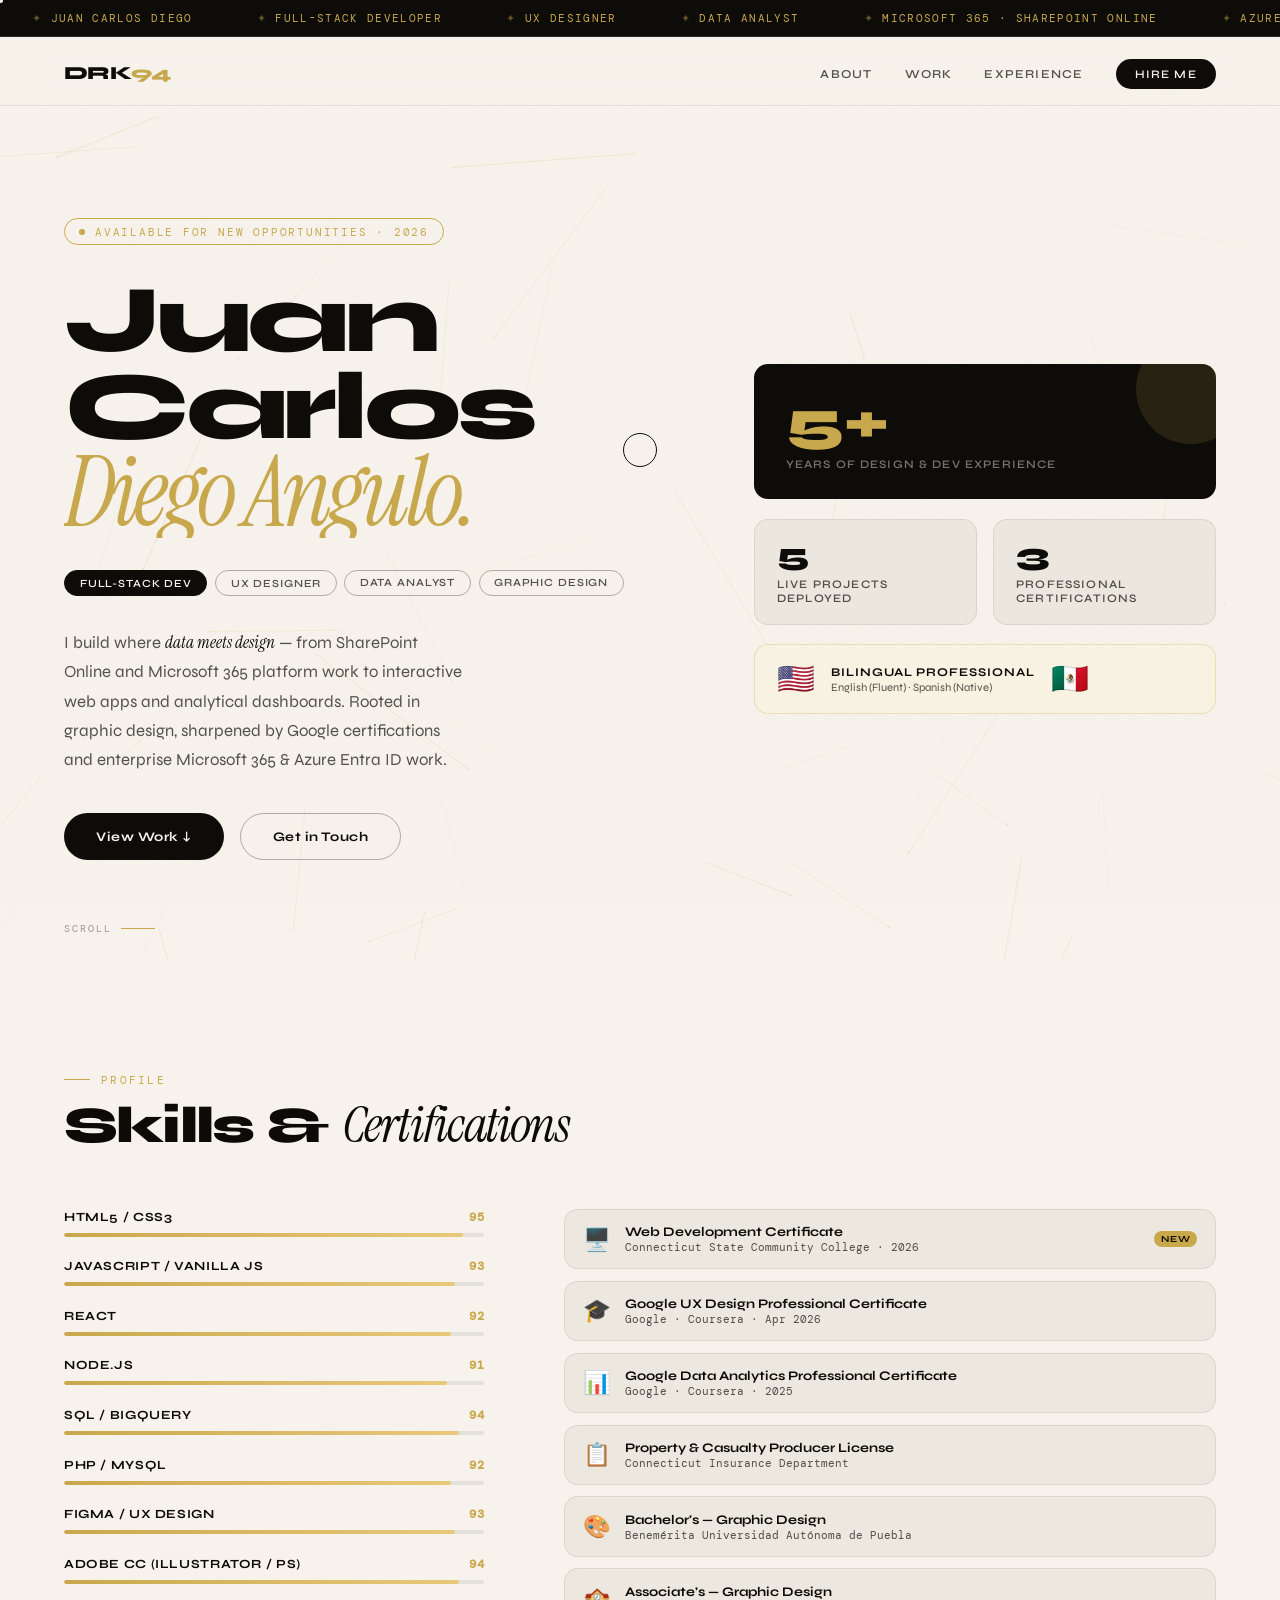
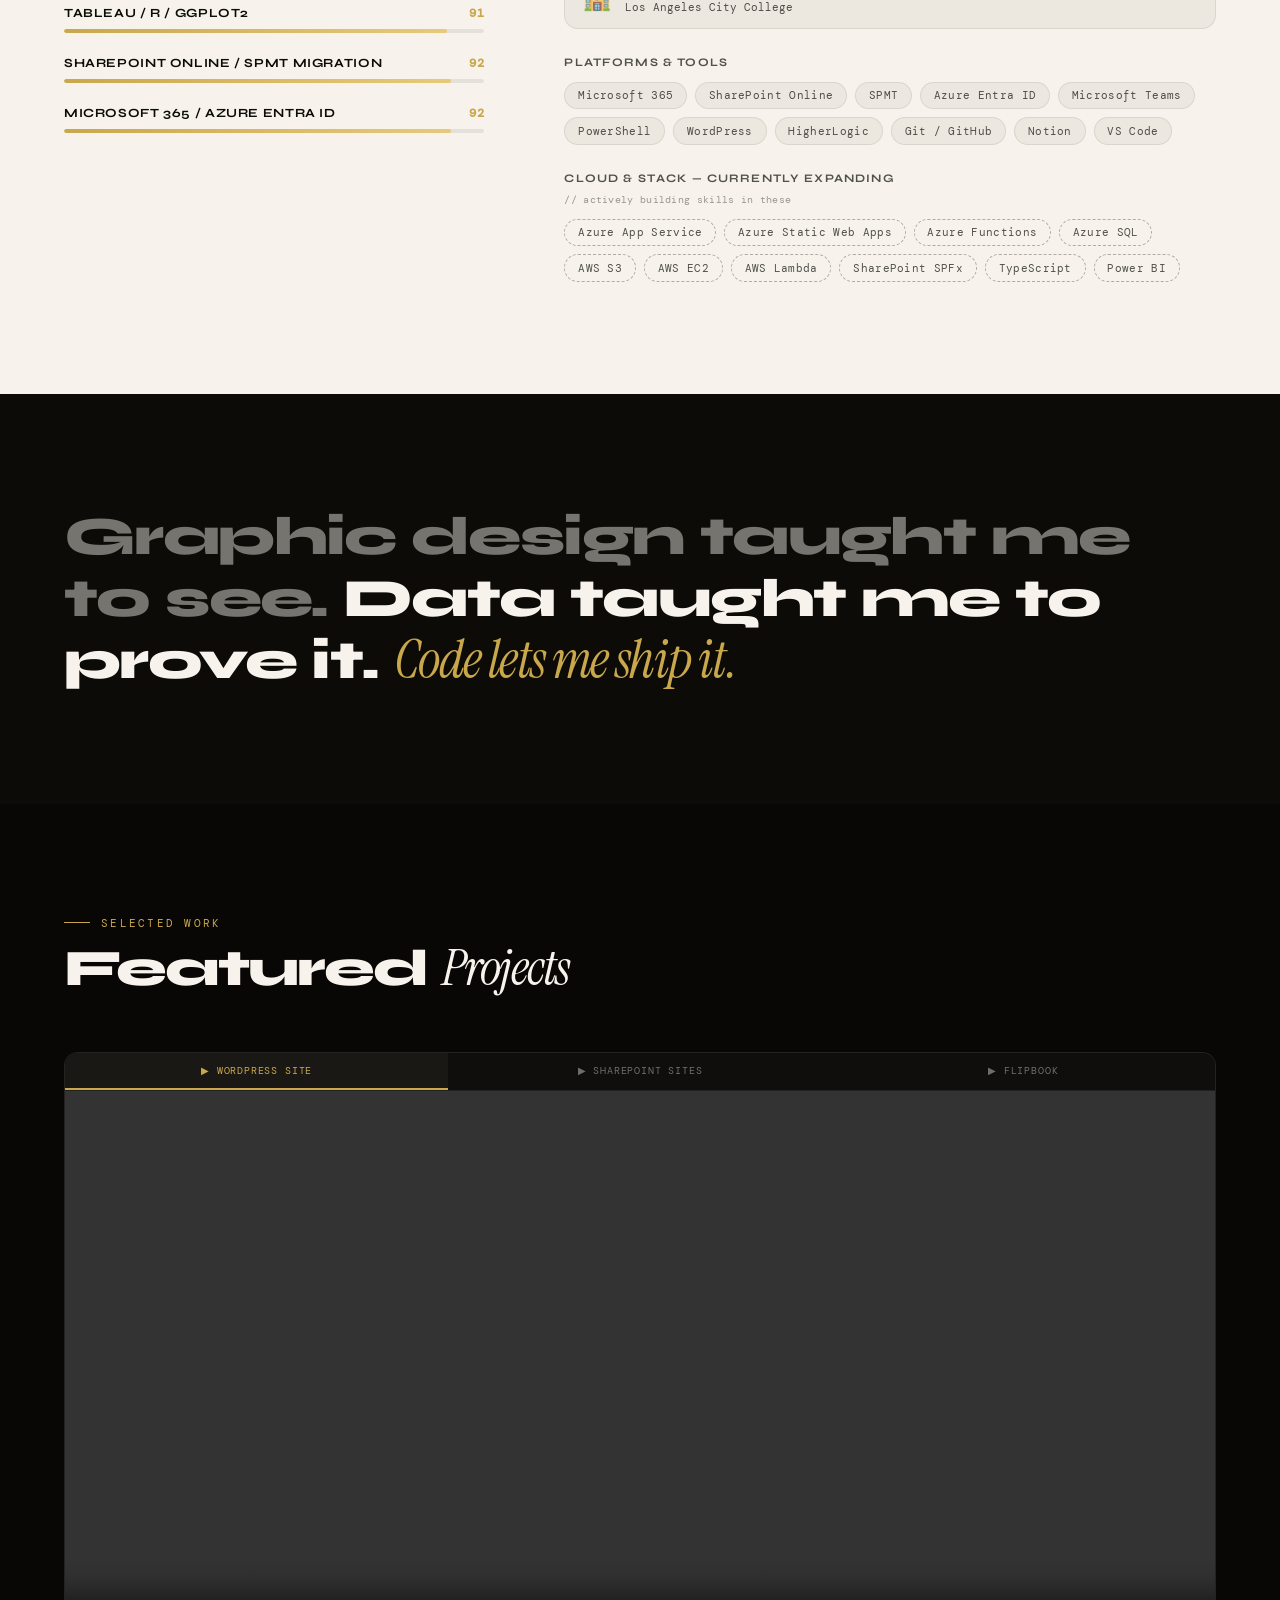
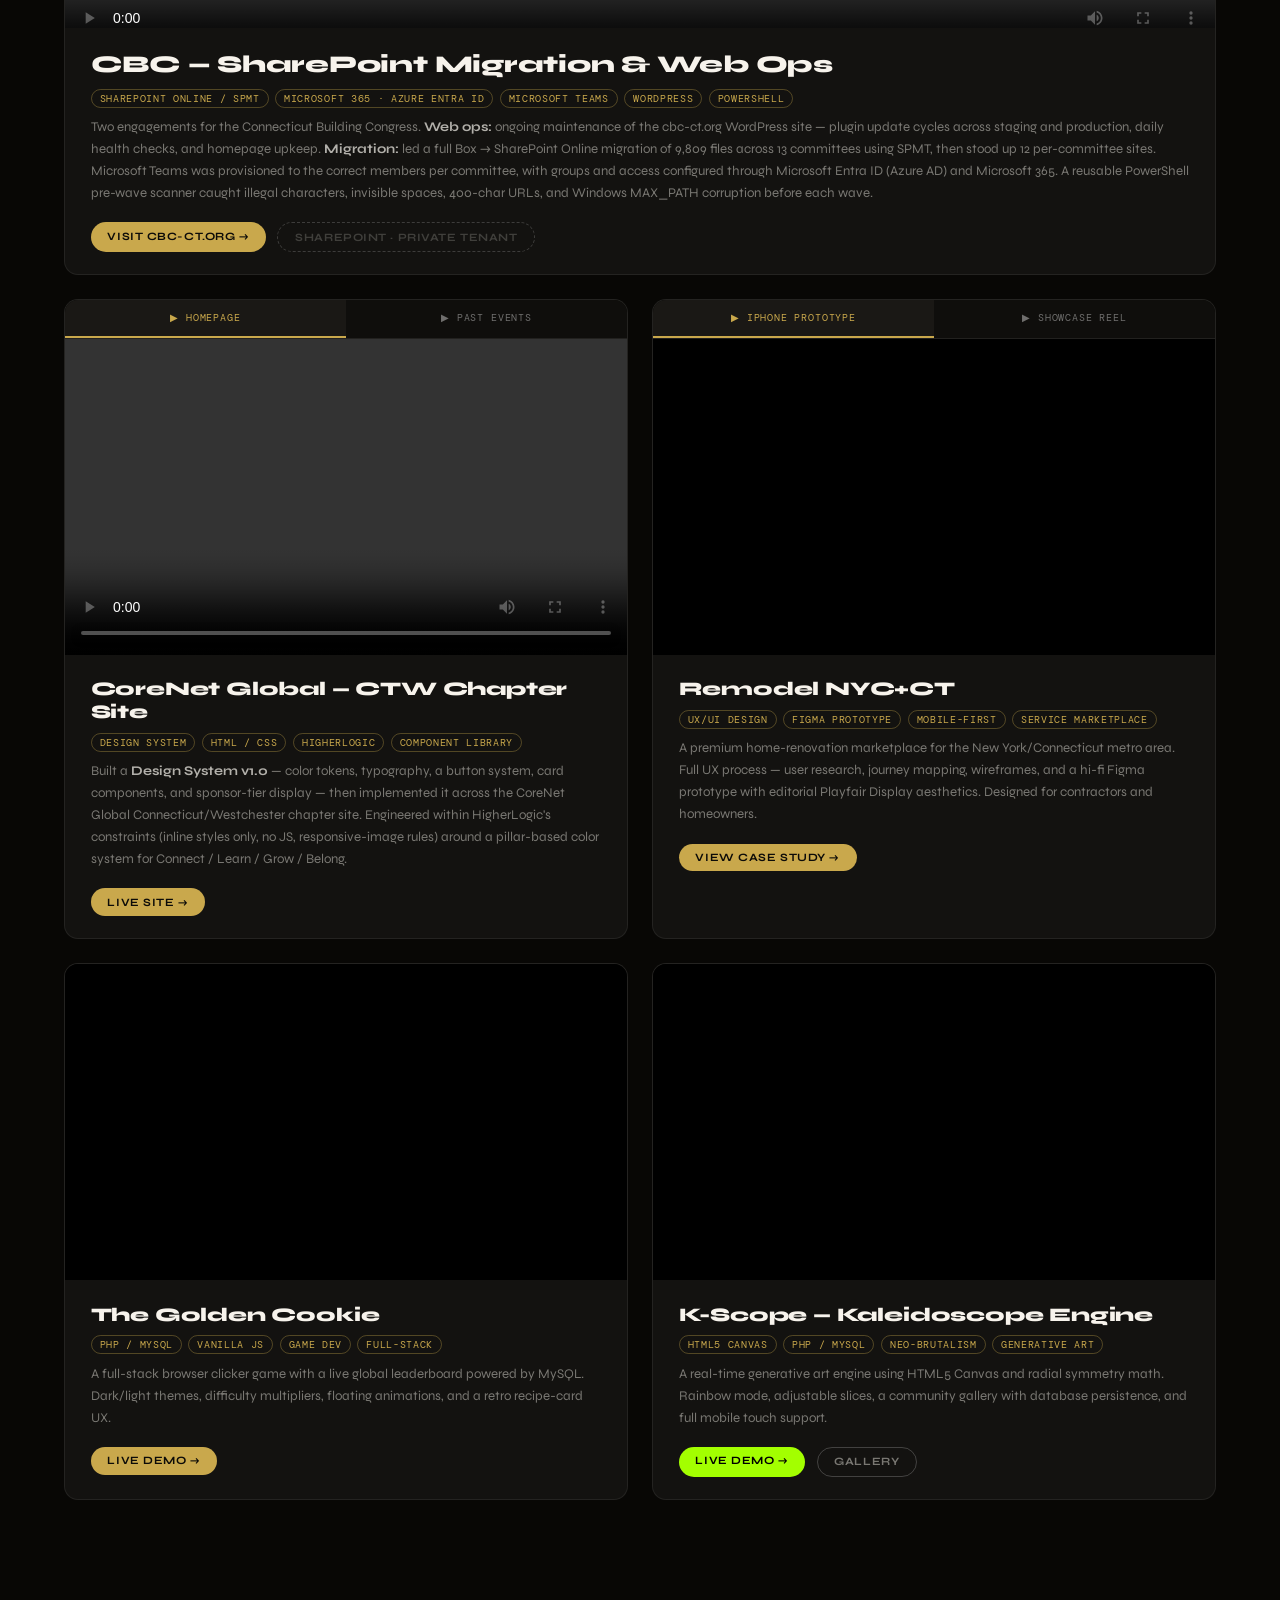
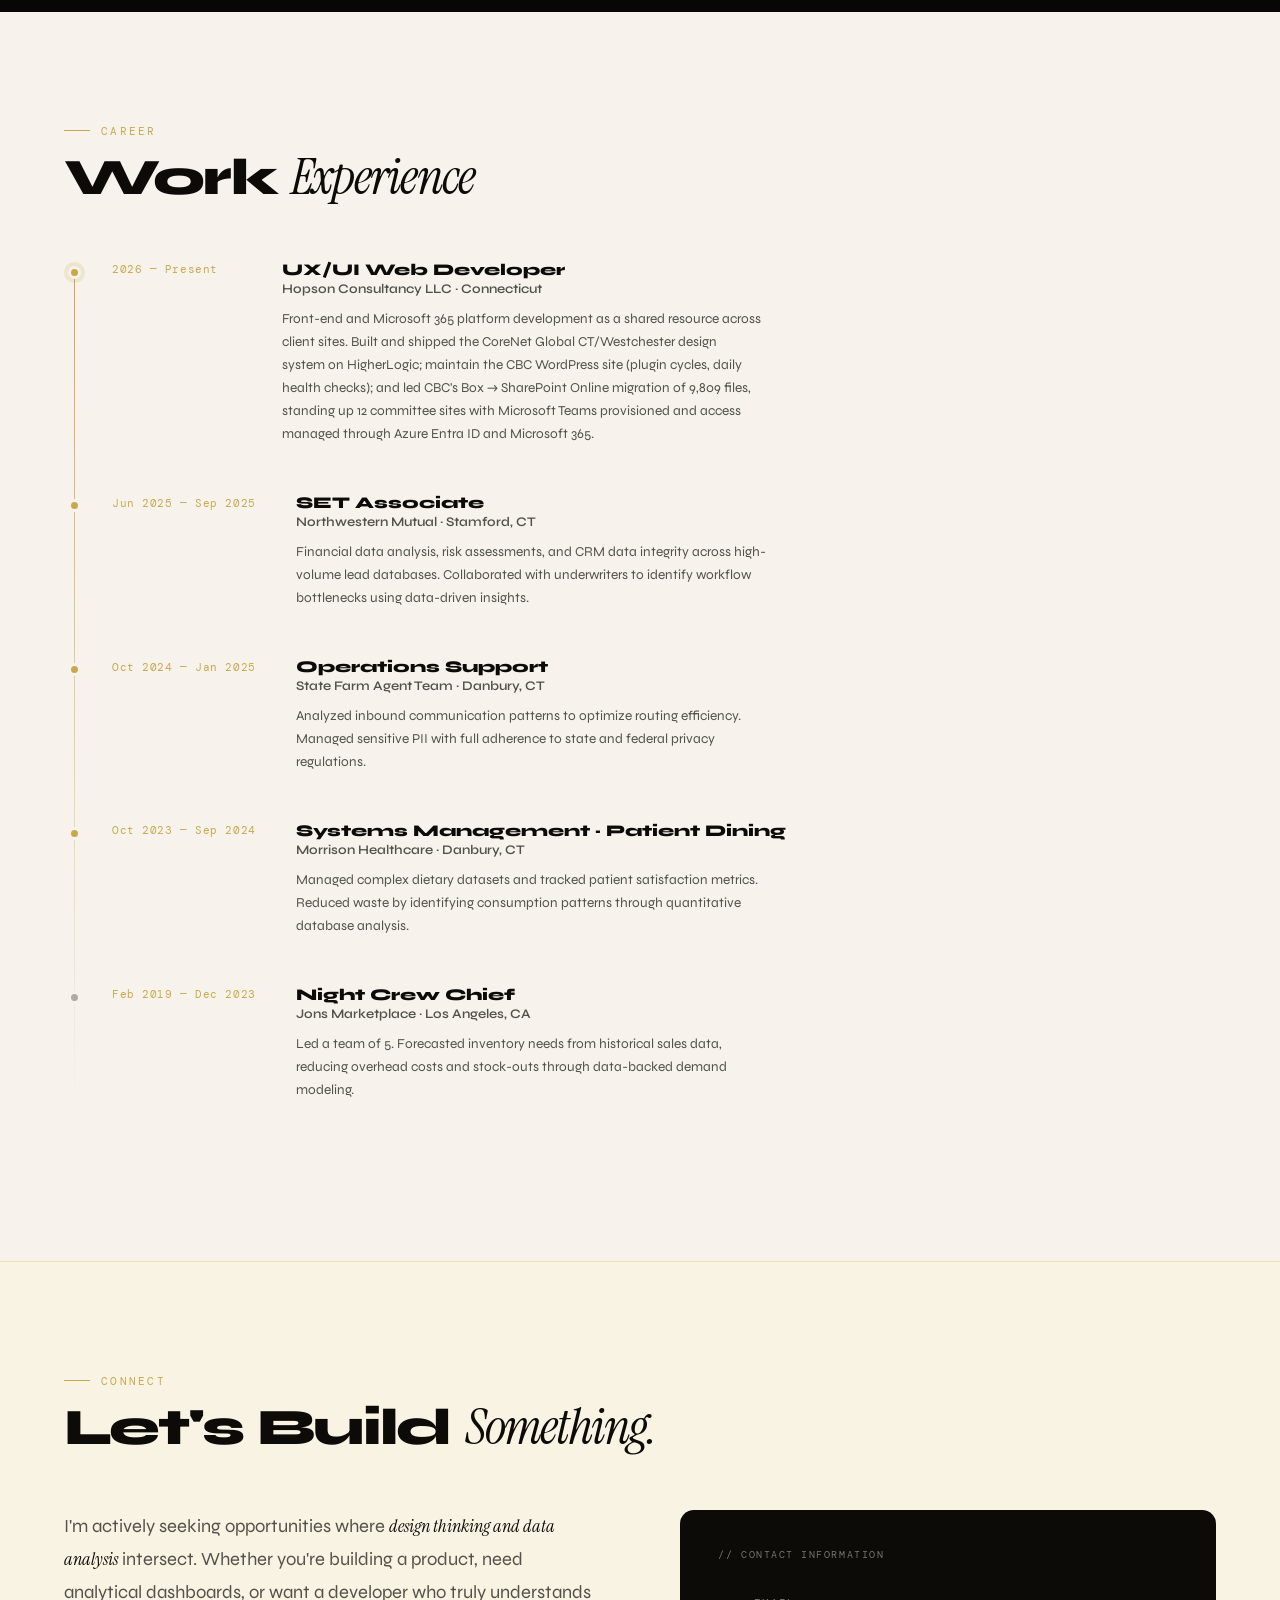
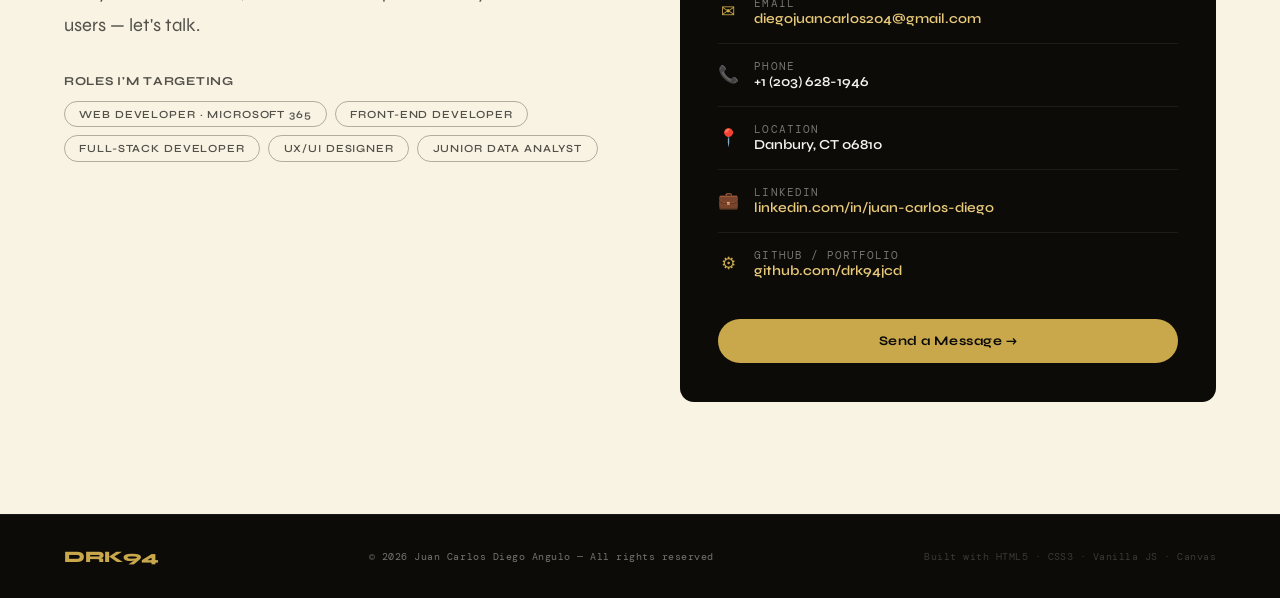
<file: index.html>
<!DOCTYPE html>
<html lang="en">
<head>
<meta charset="UTF-8">
<meta name="viewport" content="width=device-width, initial-scale=1.0">
<title>Juan Carlos Diego Angulo — Developer, Designer, Analyst</title>
<meta name="description" content="Bilingual developer, UX designer, and data analyst based in Danbury, CT. Microsoft 365, SharePoint Online and Azure Entra ID work, design systems, and full-stack web development.">
<link rel="preconnect" href="https://fonts.googleapis.com">
<link rel="preconnect" href="https://fonts.gstatic.com" crossorigin>
<link href="https://fonts.googleapis.com/css2?family=Syne:wght@400;500;600;700;800&family=Instrument+Serif:ital@0;1&family=DM+Mono:wght@400;500&display=swap" rel="stylesheet">
<style>
:root{
  --gold:#C9A84C; --gold-lt:#E8C97A; --gold-pale:#F9F3E3;
  --ink:#0C0B08; --void:#080705;
  --ink-70:rgba(12,11,8,0.7); --ink-40:rgba(12,11,8,0.4); --ink-30:rgba(12,11,8,0.3); --ink-10:rgba(12,11,8,0.08);
  --cream:#F7F3EC; --cream-2:#EDE8DF;
  --paper-70:rgba(247,243,236,0.7); --paper-45:rgba(247,243,236,0.45); --paper-20:rgba(247,243,236,0.2);
  --neon:#A3FF00;
  --sans:'Syne',sans-serif; --serif:'Instrument Serif',Georgia,serif; --mono:'DM Mono',monospace;
  --r:6px; --r-lg:14px;
  --ease:cubic-bezier(0.4,0,0.2,1);
  --t:0.35s var(--ease);
}
@media(prefers-reduced-motion:reduce){*,*::before,*::after{animation-duration:.01ms!important;animation-iteration-count:1!important;transition-duration:.01ms!important;scroll-behavior:auto!important}}
*,*::before,*::after{box-sizing:border-box;margin:0;padding:0}
html{scroll-behavior:smooth}
body{font-family:var(--sans);background:var(--cream);color:var(--ink);overflow-x:hidden;-webkit-font-smoothing:antialiased}

/* selection + focus */
::selection{background:var(--gold);color:var(--ink)}
a:focus-visible,button:focus-visible{outline:2px solid var(--gold);outline-offset:3px;border-radius:3px}

/* noise */
body::before{content:'';position:fixed;inset:0;z-index:1200;pointer-events:none;background-image:url("data:image/svg+xml,%3Csvg viewBox='0 0 200 200' xmlns='http://www.w3.org/2000/svg'%3E%3Cfilter id='n'%3E%3CfeTurbulence type='fractalNoise' baseFrequency='0.9' numOctaves='4'/%3E%3C/filter%3E%3Crect width='100%25' height='100%25' filter='url(%23n)' opacity='0.035'/%3E%3C/svg%3E");background-size:180px;opacity:0.55}

/* scroll progress */
.progress{position:fixed;top:0;left:0;height:2px;width:0;background:linear-gradient(90deg,var(--gold),var(--gold-lt));z-index:1300;transition:width 0.1s linear}

/* custom cursor */
.cursor,.cursor-dot{position:fixed;top:0;left:0;pointer-events:none;z-index:1400;border-radius:50%;mix-blend-mode:difference;will-change:transform}
.cursor{width:34px;height:34px;border:1px solid #fff;margin:-17px 0 0 -17px;transition:width .25s var(--ease),height .25s var(--ease),margin .25s var(--ease),opacity .25s}
.cursor-dot{width:5px;height:5px;background:#fff;margin:-2.5px 0 0 -2.5px}
.cursor.hover{width:56px;height:56px;margin:-28px 0 0 -28px}
@media(hover:none),(pointer:coarse){.cursor,.cursor-dot{display:none}}

/* ticker */
.ticker-wrap{overflow:hidden;background:var(--ink);padding:11px 0;position:sticky;top:0;z-index:900;border-bottom:1px solid #2a2a2a}
.ticker{display:flex;white-space:nowrap;animation:tick 34s linear infinite}
.ticker-item{font-family:var(--mono);font-size:0.7rem;color:var(--gold);padding:0 2rem;letter-spacing:0.12em;text-transform:uppercase}
.ticker-item::before{content:'✦ ';opacity:0.45}
@keyframes tick{from{transform:translateX(0)}to{transform:translateX(-50%)}}

/* nav */
nav{display:flex;align-items:center;justify-content:space-between;padding:1.3rem 4rem;position:sticky;top:41px;z-index:800;background:rgba(247,243,236,0.8);backdrop-filter:blur(18px);border-bottom:1px solid var(--ink-10)}
.nav-logo{font-family:var(--sans);font-weight:800;font-size:1.15rem;letter-spacing:-0.03em;color:var(--ink);text-decoration:none}
.nav-logo span{color:var(--gold)}
.nav-links{display:flex;gap:2rem;list-style:none;align-items:center}
.nav-links a{font-size:0.76rem;font-weight:600;letter-spacing:0.1em;text-transform:uppercase;color:var(--ink-70);text-decoration:none;transition:color var(--t);position:relative}
.nav-links a:not(.nav-cta)::after{content:'';position:absolute;left:0;bottom:-5px;height:1px;width:0;background:var(--gold);transition:width var(--t)}
.nav-links a:not(.nav-cta):hover::after,.nav-links a.active::after{width:100%}
.nav-links a:hover,.nav-links a.active{color:var(--ink)}
.nav-cta{background:var(--ink);color:var(--cream)!important;padding:0.5rem 1.2rem;border-radius:100px;font-size:0.72rem!important;transition:background var(--t),color var(--t)}
.nav-cta:hover{background:var(--gold)!important;color:var(--ink)!important}

/* HERO */
.hero{position:relative;min-height:calc(100svh - 41px);display:grid;grid-template-columns:1.15fr 0.85fr;align-items:center;gap:4rem;padding:6rem 4rem 5rem;overflow:hidden}
#hero-canvas{position:absolute;inset:0;width:100%;height:100%;z-index:0;opacity:0.9}
.hero-left,.hero-right{position:relative;z-index:2}
.hero-tag{display:inline-flex;align-items:center;gap:0.6rem;font-family:var(--mono);font-size:0.7rem;letter-spacing:0.16em;text-transform:uppercase;color:var(--gold);border:1px solid var(--gold);padding:0.35rem 0.9rem;border-radius:100px;margin-bottom:2rem}
.hero-tag .dot{width:6px;height:6px;border-radius:50%;background:var(--gold);animation:blink 2.4s infinite}
@keyframes blink{0%,100%{opacity:1}50%{opacity:0.25}}
.hero-name{font-family:var(--sans);font-weight:800;font-size:clamp(3.4rem,7.5vw,7rem);line-height:0.9;letter-spacing:-0.045em;color:var(--ink)}
.hero-name .line{display:block;overflow:hidden}
.hero-name .line>span{display:block;transform:translateY(105%);animation:rise 0.9s var(--ease) forwards}
.hero-name .line:nth-child(1)>span{animation-delay:0.05s}
.hero-name .line:nth-child(2)>span{animation-delay:0.16s}
.hero-name .line:nth-child(3)>span{animation-delay:0.27s}
@keyframes rise{to{transform:translateY(0)}}
.hero-name em{font-family:var(--serif);font-style:italic;font-weight:400;color:var(--gold)}
.hero-roles{display:flex;flex-wrap:wrap;gap:0.5rem;margin:2rem 0;opacity:0;animation:fadeUp 0.8s var(--ease) 0.5s forwards}
.role-pill{font-size:0.68rem;font-weight:600;letter-spacing:0.08em;text-transform:uppercase;padding:0.35rem 0.9rem;border-radius:100px;border:1px solid var(--ink-30);color:var(--ink-70);transition:all var(--t)}
.role-pill.active,.role-pill:hover{background:var(--ink);color:var(--cream);border-color:var(--ink)}
.hero-summary{font-size:1.05rem;line-height:1.75;color:var(--ink-70);max-width:40ch;opacity:0;animation:fadeUp 0.8s var(--ease) 0.6s forwards}
.hero-summary em{font-family:var(--serif);font-style:italic;color:var(--ink)}
.hero-ctas{display:flex;gap:1rem;margin-top:2.4rem;flex-wrap:wrap;opacity:0;animation:fadeUp 0.8s var(--ease) 0.72s forwards}
@keyframes fadeUp{from{opacity:0;transform:translateY(18px)}to{opacity:1;transform:translateY(0)}}
.btn{padding:0.9rem 2rem;border-radius:100px;font-size:0.82rem;font-weight:700;letter-spacing:0.04em;text-decoration:none;display:inline-flex;align-items:center;gap:0.5rem;transition:all var(--t);border:none;cursor:pointer;font-family:var(--sans)}
.btn-primary{background:var(--ink);color:var(--cream)}
.btn-primary:hover{background:var(--gold);color:var(--ink);transform:translateY(-2px)}
.btn-secondary{background:transparent;color:var(--ink);border:1.5px solid var(--ink-30)}
.btn-secondary:hover{border-color:var(--ink);background:var(--ink)}
.btn-secondary:hover{color:var(--cream)}

.hero-right{display:flex;flex-direction:column;gap:1.2rem;opacity:0;animation:fadeUp 0.9s var(--ease) 0.45s forwards}
.stat-card{background:var(--ink);color:var(--cream);padding:1.8rem 2rem;border-radius:var(--r-lg);position:relative;overflow:hidden}
.stat-card::before{content:'';position:absolute;top:-30px;right:-30px;width:110px;height:110px;border-radius:50%;background:var(--gold);opacity:0.14}
.stat-number{font-family:var(--sans);font-size:3.6rem;font-weight:800;color:var(--gold);line-height:1}
.stat-label{font-size:0.72rem;font-weight:600;letter-spacing:0.1em;text-transform:uppercase;color:var(--paper-45);margin-top:0.4rem}
.stat-row{display:grid;grid-template-columns:1fr 1fr;gap:1rem}
.stat-mini{background:var(--cream-2);padding:1.2rem 1.4rem;border-radius:var(--r-lg);border:1px solid var(--ink-10)}
.stat-mini .stat-number{font-size:2rem;color:var(--ink)}
.stat-mini .stat-label{color:var(--ink-70)}
.bilingual-badge{display:flex;align-items:center;gap:1rem;background:var(--gold-pale);border:1px solid rgba(201,168,76,0.3);padding:1rem 1.4rem;border-radius:var(--r-lg)}
.lang-flag{font-size:1.9rem}
.lang-text{font-size:0.74rem;font-weight:700;letter-spacing:0.08em;text-transform:uppercase;color:var(--ink)}
.lang-sub{font-size:0.7rem;color:var(--ink-70);margin-top:2px}
.scroll-hint{position:absolute;bottom:1.6rem;left:4rem;z-index:2;font-family:var(--mono);font-size:0.6rem;letter-spacing:0.2em;text-transform:uppercase;color:var(--ink-40);display:flex;align-items:center;gap:0.6rem}
.scroll-hint .bar{width:34px;height:1px;background:var(--ink-30);position:relative;overflow:hidden}
.scroll-hint .bar::after{content:'';position:absolute;inset:0;background:var(--gold);animation:sweep 2.2s var(--ease) infinite}
@keyframes sweep{0%{transform:translateX(-100%)}60%,100%{transform:translateX(100%)}}

/* sections */
section{padding:7rem 4rem;position:relative}
.eyebrow{font-family:var(--mono);font-size:0.7rem;letter-spacing:0.2em;text-transform:uppercase;color:var(--gold);margin-bottom:0.8rem;display:flex;align-items:center;gap:0.7rem}
.eyebrow::before{content:'';width:26px;height:1px;background:var(--gold)}
.title{font-family:var(--sans);font-weight:800;font-size:clamp(2.2rem,4vw,3.6rem);letter-spacing:-0.035em;line-height:1.02;color:var(--ink)}
.title em{font-family:var(--serif);font-style:italic;font-weight:400}

/* reveal */
.reveal{opacity:0;transform:translateY(26px);transition:opacity 0.7s var(--ease),transform 0.7s var(--ease)}
.reveal.in{opacity:1;transform:none}

/* ABOUT */
.about-grid{display:grid;grid-template-columns:1fr 1.55fr;gap:5rem;align-items:start;margin-top:3.5rem}
.skills-list{display:flex;flex-direction:column;gap:1.35rem}
.skill-name{font-size:0.78rem;font-weight:700;letter-spacing:0.05em;text-transform:uppercase;color:var(--ink);margin-bottom:0.5rem;display:flex;justify-content:space-between}
.skill-name span:last-child{font-family:var(--mono);color:var(--gold)}
.skill-bar{height:4px;background:var(--ink-10);border-radius:2px;overflow:hidden}
.skill-fill{height:100%;background:linear-gradient(90deg,var(--gold),var(--gold-lt));border-radius:2px;transform:scaleX(0);transform-origin:left;transition:transform 1.1s var(--ease)}
.skill-fill.go{transform:scaleX(1)}
.cert-chips{display:flex;flex-direction:column;gap:0.7rem}
.cert-chip{display:flex;align-items:center;gap:0.9rem;background:var(--cream-2);border:1px solid var(--ink-10);padding:0.9rem 1.1rem;border-radius:var(--r-lg);transition:border-color var(--t),box-shadow var(--t),transform var(--t)}
.cert-chip:hover{border-color:var(--gold);box-shadow:0 0 0 3px rgba(201,168,76,0.12);transform:translateX(4px)}
.cert-icon{font-size:1.4rem;flex-shrink:0}
.cert-name{font-size:0.82rem;font-weight:700;color:var(--ink)}
.cert-issuer{font-size:0.7rem;color:var(--ink-70);font-family:var(--mono)}
.cert-new{font-size:0.58rem;font-weight:700;letter-spacing:0.08em;text-transform:uppercase;background:var(--gold);color:var(--ink);padding:2px 7px;border-radius:100px;margin-left:auto;flex-shrink:0}
.tools-title{font-size:0.72rem;font-weight:700;letter-spacing:0.1em;text-transform:uppercase;color:var(--ink-70);margin:1.6rem 0 0.8rem}
.tools-cluster{display:flex;flex-wrap:wrap;gap:0.5rem}
.tool-pill{font-family:var(--mono);font-size:0.66rem;letter-spacing:0.03em;color:var(--ink-70);background:var(--cream-2);border:1px solid var(--ink-10);padding:0.4rem 0.8rem;border-radius:100px;transition:all var(--t)}
.tool-pill:hover{border-color:var(--gold);color:var(--ink)}
.tool-pill.learning{background:transparent;border:1px dashed var(--ink-30);color:var(--ink-70)}
.tool-pill.learning:hover{border-color:var(--gold);border-style:solid}
.tools-note{font-family:var(--mono);font-size:0.62rem;letter-spacing:0.03em;color:var(--ink-40);margin:-0.3rem 0 0.8rem}

/* STATEMENT BAND */
.statement{background:var(--ink);color:var(--cream);padding:7rem 4rem;text-align:left}
.statement p{font-family:var(--sans);font-weight:800;font-size:clamp(1.8rem,4.2vw,3.4rem);line-height:1.15;letter-spacing:-0.03em;max-width:20ch}
.statement .s1{color:var(--paper-45)}
.statement .s2{color:var(--cream)}
.statement .s3{font-family:var(--serif);font-style:italic;font-weight:400;color:var(--gold)}

/* PROJECTS */
.projects-section{background:var(--void);color:var(--cream)}
.projects-section .eyebrow{color:var(--gold)}
.projects-section .title{color:var(--cream)}
.projects-grid{display:grid;grid-template-columns:1fr 1fr;gap:1.5rem;margin-top:3.5rem}
.project-card{background:#131210;border:1px solid rgba(255,255,255,0.07);border-radius:var(--r-lg);overflow:hidden;position:relative;transition:transform var(--t),border-color var(--t)}
.project-card:hover{transform:translateY(-6px);border-color:rgba(201,168,76,0.45)}
.project-card.featured{grid-column:span 2}
/* corner brackets */
.project-card::before,.project-card::after{content:'';position:absolute;width:16px;height:16px;z-index:5;opacity:0;transition:opacity var(--t);pointer-events:none}
.project-card::before{top:10px;left:10px;border-top:2px solid var(--gold);border-left:2px solid var(--gold)}
.project-card::after{bottom:10px;right:10px;border-bottom:2px solid var(--gold);border-right:2px solid var(--gold)}
.project-card:hover::before,.project-card:hover::after{opacity:0.8}

.pmedia{width:100%;background:#0c0b09;position:relative;overflow:hidden;aspect-ratio:16/9}
.project-card.featured .pmedia{aspect-ratio:2/1}
.vpanel{position:absolute;inset:0;opacity:0;visibility:hidden;transition:opacity 0.3s var(--ease)}
.vpanel.active{opacity:1;visibility:visible}
.vpanel video,.vpanel iframe{width:100%;height:100%;border:none;display:block;object-fit:contain;background:#000}
/* media that has tabs needs room for the tab bar */
.pmedia.tabbed{aspect-ratio:auto}
.pmedia.tabbed .vstage{position:relative;width:100%;aspect-ratio:16/9}
.project-card.featured .pmedia.tabbed .vstage{aspect-ratio:2/1}
.vtabs{display:flex;width:100%;border-bottom:1px solid rgba(255,255,255,0.08);background:#0f0e0c}
.vtab{flex:1;background:transparent;border:none;color:rgba(255,255,255,0.4);font-family:var(--mono);font-size:0.64rem;letter-spacing:0.08em;text-transform:uppercase;padding:0.7rem 0.6rem;cursor:pointer;border-bottom:2px solid transparent;transition:all 0.2s}
.vtab:hover{color:rgba(255,255,255,0.75)}
.vtab.active{background:#1a1815;color:var(--gold);border-bottom-color:var(--gold)}

.pinfo{padding:1.4rem 1.6rem}
.pname{font-family:var(--sans);font-weight:800;font-size:1.2rem;color:var(--cream);letter-spacing:-0.01em}
.project-card.featured .pname{font-size:1.5rem}
.ptags{display:flex;flex-wrap:wrap;gap:0.4rem;margin:0.6rem 0}
.ptag{font-family:var(--mono);font-size:0.6rem;letter-spacing:0.07em;text-transform:uppercase;color:var(--gold);border:1px solid rgba(201,168,76,0.35);padding:2px 8px;border-radius:100px}
.pdesc{font-size:0.83rem;line-height:1.65;color:var(--paper-45)}
.pdesc strong{color:var(--paper-70);font-weight:700}
.plinks{display:flex;gap:0.7rem;margin-top:1.1rem;flex-wrap:wrap}
.plink{font-size:0.7rem;font-weight:700;letter-spacing:0.05em;text-transform:uppercase;padding:0.45rem 1.05rem;border-radius:100px;text-decoration:none;transition:all var(--t)}
.pl-primary{background:var(--gold);color:var(--ink)}
.pl-primary:hover{background:var(--gold-lt);transform:translateY(-2px)}
.pl-ghost{border:1px solid rgba(255,255,255,0.2);color:var(--paper-45)}
.pl-ghost:hover{border-color:var(--gold);color:var(--gold)}
.pl-static{border:1px dashed rgba(255,255,255,0.18);color:var(--paper-20);cursor:default}

/* EXPERIENCE */
.timeline{position:relative;margin-top:3.5rem}
.timeline::before{content:'';position:absolute;left:10px;top:6px;bottom:40px;width:1px;background:linear-gradient(to bottom,var(--gold),transparent)}
.titem{display:flex;gap:2.5rem;padding:0 0 3rem 3rem;position:relative}
.tdot{position:absolute;left:4px;top:6px;width:13px;height:13px;background:var(--gold);border-radius:50%;border:3px solid var(--cream)}
.tdot.current{box-shadow:0 0 0 4px rgba(201,168,76,0.2);animation:pulseDot 2.6s infinite}
@keyframes pulseDot{0%,100%{box-shadow:0 0 0 4px rgba(201,168,76,0.2)}50%{box-shadow:0 0 0 7px rgba(201,168,76,0.08)}}
.tdate{font-family:var(--mono);font-size:0.7rem;color:var(--gold);white-space:nowrap;min-width:130px;padding-top:0.15rem;letter-spacing:0.05em}
.trole{font-weight:800;font-size:1.02rem;color:var(--ink)}
.tco{font-size:0.82rem;color:var(--ink-70);margin-top:2px;font-weight:600}
.tdesc{font-size:0.85rem;color:var(--ink-70);line-height:1.7;margin-top:0.6rem;max-width:60ch}

/* CONTACT */
.contact-section{background:var(--gold-pale);border-top:1px solid rgba(201,168,76,0.25)}
.contact-grid{display:grid;grid-template-columns:1fr 1fr;gap:5rem;margin-top:3.5rem;align-items:start}
.contact-intro{font-size:1.15rem;line-height:1.8;color:var(--ink-70)}
.contact-intro em{font-family:var(--serif);font-style:italic;color:var(--ink)}
.contact-card{background:var(--ink);color:var(--cream);padding:2.4rem;border-radius:var(--r-lg)}
.crow{display:flex;align-items:center;gap:1rem;padding:1rem 0;border-bottom:1px solid rgba(247,243,236,0.08)}
.crow:last-of-type{border-bottom:none}
.cicon{font-size:1.05rem;color:var(--gold);flex-shrink:0;width:20px;text-align:center}
.clabel{font-size:0.66rem;font-family:var(--mono);letter-spacing:0.1em;text-transform:uppercase;color:var(--paper-45)}
.cvalue{font-size:0.86rem;font-weight:600;color:var(--cream)}
.cvalue a{color:var(--gold-lt);text-decoration:none}
.cvalue a:hover{text-decoration:underline}

/* FOOTER */
footer{background:var(--ink);color:var(--paper-45);padding:2rem 4rem;display:flex;justify-content:space-between;align-items:center;border-top:1px solid rgba(255,255,255,0.06);flex-wrap:wrap;gap:1rem}
.footer-logo{font-family:var(--sans);font-weight:800;font-size:1rem;color:var(--gold);letter-spacing:-0.02em}
.footer-copy{font-family:var(--mono);font-size:0.64rem;letter-spacing:0.05em}
footer .built{font-family:var(--mono);font-size:0.6rem;letter-spacing:0.05em;color:var(--paper-20)}

@media(max-width:900px){
  nav{padding:1.1rem 1.4rem}
  .nav-links{display:none}
  .hero{grid-template-columns:1fr;padding:4.5rem 1.4rem 4rem;gap:2.5rem;min-height:auto}
  .scroll-hint{display:none}
  section{padding:4.5rem 1.4rem}
  .about-grid{grid-template-columns:1fr;gap:2.5rem}
  .statement{padding:4.5rem 1.4rem}
  .projects-grid{grid-template-columns:1fr}
  .project-card.featured{grid-column:span 1}
  .project-card.featured .pmedia{aspect-ratio:16/9}
  .project-card.featured .pmedia.tabbed .vstage{aspect-ratio:16/9}
  .project-card.featured .pname{font-size:1.25rem}
  .contact-grid{grid-template-columns:1fr;gap:2rem}
  .tdate{min-width:100px}
  footer{flex-direction:column;text-align:center;padding:1.6rem}
}
</style>
</head>
<body>

<div class="progress" id="progress"></div>
<div class="cursor" id="cursor"></div>
<div class="cursor-dot" id="cursor-dot"></div>

<!-- TICKER -->
<div class="ticker-wrap" aria-hidden="true">
  <div class="ticker" id="ticker">
    <span class="ticker-item">Juan Carlos Diego</span><span class="ticker-item">Full-Stack Developer</span><span class="ticker-item">UX Designer</span><span class="ticker-item">Data Analyst</span><span class="ticker-item">Microsoft 365 · SharePoint Online</span><span class="ticker-item">Azure Entra ID</span><span class="ticker-item">Bilingual EN/ES</span><span class="ticker-item">Danbury, CT</span><span class="ticker-item">Google Certified</span><span class="ticker-item">Open to Work</span>
    <span class="ticker-item">Juan Carlos Diego</span><span class="ticker-item">Full-Stack Developer</span><span class="ticker-item">UX Designer</span><span class="ticker-item">Data Analyst</span><span class="ticker-item">Microsoft 365 · SharePoint Online</span><span class="ticker-item">Azure Entra ID</span><span class="ticker-item">Bilingual EN/ES</span><span class="ticker-item">Danbury, CT</span><span class="ticker-item">Google Certified</span><span class="ticker-item">Open to Work</span>
  </div>
</div>

<!-- NAV -->
<nav aria-label="Main navigation">
  <a href="#top" class="nav-logo">DRK<span>94</span></a>
  <ul class="nav-links">
    <li><a href="#about" data-nav>About</a></li>
    <li><a href="#projects" data-nav>Work</a></li>
    <li><a href="#experience" data-nav>Experience</a></li>
    <li><a href="#contact" class="nav-cta">Hire Me</a></li>
  </ul>
</nav>

<!-- HERO -->
<header class="hero" id="top">
  <canvas id="hero-canvas" aria-hidden="true"></canvas>
  <div class="hero-left">
    <div class="hero-tag"><span class="dot"></span> Available for new opportunities · 2026</div>
    <h1 class="hero-name">
      <span class="line"><span>Juan Carlos</span></span>
      <span class="line"><span><em>Diego Angulo.</em></span></span>
    </h1>
    <div class="hero-roles">
      <span class="role-pill active">Full-Stack Dev</span>
      <span class="role-pill">UX Designer</span>
      <span class="role-pill">Data Analyst</span>
      <span class="role-pill">Graphic Design</span>
    </div>
    <p class="hero-summary">I build where <em>data meets design</em> — from SharePoint Online and Microsoft 365 platform work to interactive web apps and analytical dashboards. Rooted in graphic design, sharpened by Google certifications and enterprise Microsoft 365 &amp; Azure Entra ID work.</p>
    <div class="hero-ctas">
      <a href="#projects" class="btn btn-primary">View Work ↓</a>
      <a href="#contact" class="btn btn-secondary">Get in Touch</a>
    </div>
  </div>
  <div class="hero-right">
    <div class="stat-card">
      <div class="stat-number">5+</div>
      <div class="stat-label">Years of design &amp; dev experience</div>
    </div>
    <div class="stat-row">
      <div class="stat-mini"><div class="stat-number">5</div><div class="stat-label">Live projects deployed</div></div>
      <div class="stat-mini"><div class="stat-number">3</div><div class="stat-label">Professional certifications</div></div>
    </div>
    <div class="bilingual-badge">
      <span class="lang-flag">🇺🇸</span>
      <div><div class="lang-text">Bilingual Professional</div><div class="lang-sub">English (Fluent) · Spanish (Native)</div></div>
      <span class="lang-flag">🇲🇽</span>
    </div>
  </div>
  <div class="scroll-hint">Scroll <span class="bar"></span></div>
</header>

<!-- ABOUT -->
<section id="about">
  <div class="eyebrow reveal">Profile</div>
  <h2 class="title reveal">Skills &amp; <em>Certifications</em></h2>
  <div class="about-grid">
    <div class="skills-list reveal">
      <div class="skill-row"><div class="skill-name"><span>HTML5 / CSS3</span><span>95</span></div><div class="skill-bar"><div class="skill-fill" data-w="95%"></div></div></div>
      <div class="skill-row"><div class="skill-name"><span>JavaScript / Vanilla JS</span><span>93</span></div><div class="skill-bar"><div class="skill-fill" data-w="93%"></div></div></div>
      <div class="skill-row"><div class="skill-name"><span>React</span><span>92</span></div><div class="skill-bar"><div class="skill-fill" data-w="92%"></div></div></div>
      <div class="skill-row"><div class="skill-name"><span>Node.js</span><span>91</span></div><div class="skill-bar"><div class="skill-fill" data-w="91%"></div></div></div>
      <div class="skill-row"><div class="skill-name"><span>SQL / BigQuery</span><span>94</span></div><div class="skill-bar"><div class="skill-fill" data-w="94%"></div></div></div>
      <div class="skill-row"><div class="skill-name"><span>PHP / MySQL</span><span>92</span></div><div class="skill-bar"><div class="skill-fill" data-w="92%"></div></div></div>
      <div class="skill-row"><div class="skill-name"><span>Figma / UX Design</span><span>93</span></div><div class="skill-bar"><div class="skill-fill" data-w="93%"></div></div></div>
      <div class="skill-row"><div class="skill-name"><span>Adobe CC (Illustrator / PS)</span><span>94</span></div><div class="skill-bar"><div class="skill-fill" data-w="94%"></div></div></div>
      <div class="skill-row"><div class="skill-name"><span>Tableau / R / ggplot2</span><span>91</span></div><div class="skill-bar"><div class="skill-fill" data-w="91%"></div></div></div>
      <div class="skill-row"><div class="skill-name"><span>SharePoint Online / SPMT Migration</span><span>92</span></div><div class="skill-bar"><div class="skill-fill" data-w="92%"></div></div></div>
      <div class="skill-row"><div class="skill-name"><span>Microsoft 365 / Azure Entra ID</span><span>92</span></div><div class="skill-bar"><div class="skill-fill" data-w="92%"></div></div></div>
    </div>
    <div class="reveal">
      <div class="cert-chips">
        <div class="cert-chip"><span class="cert-icon">🖥️</span><div><div class="cert-name">Web Development Certificate</div><div class="cert-issuer">Connecticut State Community College · 2026</div></div><span class="cert-new">New</span></div>
        <div class="cert-chip"><span class="cert-icon">🎓</span><div><div class="cert-name">Google UX Design Professional Certificate</div><div class="cert-issuer">Google · Coursera · Apr 2026</div></div></div>
        <div class="cert-chip"><span class="cert-icon">📊</span><div><div class="cert-name">Google Data Analytics Professional Certificate</div><div class="cert-issuer">Google · Coursera · 2025</div></div></div>
        <div class="cert-chip"><span class="cert-icon">📋</span><div><div class="cert-name">Property &amp; Casualty Producer License</div><div class="cert-issuer">Connecticut Insurance Department</div></div></div>
        <div class="cert-chip"><span class="cert-icon">🎨</span><div><div class="cert-name">Bachelor's — Graphic Design</div><div class="cert-issuer">Benemérita Universidad Autónoma de Puebla</div></div></div>
        <div class="cert-chip"><span class="cert-icon">🏫</span><div><div class="cert-name">Associate's — Graphic Design</div><div class="cert-issuer">Los Angeles City College</div></div></div>
      </div>
      <div class="tools-title">Platforms &amp; Tools</div>
      <div class="tools-cluster">
        <span class="tool-pill">Microsoft 365</span><span class="tool-pill">SharePoint Online</span><span class="tool-pill">SPMT</span><span class="tool-pill">Azure Entra ID</span><span class="tool-pill">Microsoft Teams</span><span class="tool-pill">PowerShell</span><span class="tool-pill">WordPress</span><span class="tool-pill">HigherLogic</span><span class="tool-pill">Git / GitHub</span><span class="tool-pill">Notion</span><span class="tool-pill">VS Code</span>
      </div>
      <div class="tools-title">Cloud &amp; Stack — Currently Expanding</div>
      <p class="tools-note">// actively building skills in these</p>
      <div class="tools-cluster">
        <span class="tool-pill learning">Azure App Service</span><span class="tool-pill learning">Azure Static Web Apps</span><span class="tool-pill learning">Azure Functions</span><span class="tool-pill learning">Azure SQL</span><span class="tool-pill learning">AWS S3</span><span class="tool-pill learning">AWS EC2</span><span class="tool-pill learning">AWS Lambda</span><span class="tool-pill learning">SharePoint SPFx</span><span class="tool-pill learning">TypeScript</span><span class="tool-pill learning">Power BI</span>
      </div>
    </div>
  </div>
</section>

<!-- STATEMENT BAND -->
<section class="statement">
  <p class="reveal"><span class="s1">Graphic design taught me to see.</span> <span class="s2">Data taught me to prove it.</span> <span class="s3">Code lets me ship it.</span></p>
</section>

<!-- PROJECTS -->
<section class="projects-section" id="projects">
  <div class="eyebrow reveal">Selected Work</div>
  <h2 class="title reveal">Featured <em>Projects</em></h2>
  <div class="projects-grid">

    <!-- CBC — featured, 3 video tabs -->
    <div class="project-card featured reveal">
      <div class="pmedia tabbed">
        <div class="vtabs" role="tablist">
          <button class="vtab active" data-target="cbc-0">▶ WordPress Site</button>
          <button class="vtab" data-target="cbc-1">▶ SharePoint Sites</button>
          <button class="vtab" data-target="cbc-2">▶ Flipbook</button>
        </div>
        <div class="vstage">
          <div class="vpanel active" id="cbc-0">
            <video controls preload="metadata" playsinline>
              <source src="HopsonConsultancy/CBC_Homepage.mp4" type="video/mp4">
            </video>
          </div>
          <div class="vpanel" id="cbc-1">
            <video controls preload="none" playsinline>
              <source src="HopsonConsultancy/CBC_SharePoint_Sites.mp4" type="video/mp4">
            </video>
          </div>
          <div class="vpanel" id="cbc-2">
            <video controls preload="none" playsinline>
              <source src="HopsonConsultancy/CBC_Flipbook.mp4" type="video/mp4">
            </video>
          </div>
        </div>
      </div>
      <div class="pinfo">
        <div class="pname">CBC — SharePoint Migration &amp; Web Ops</div>
        <div class="ptags">
          <span class="ptag">SharePoint Online / SPMT</span><span class="ptag">Microsoft 365 · Azure Entra ID</span><span class="ptag">Microsoft Teams</span><span class="ptag">WordPress</span><span class="ptag">PowerShell</span>
        </div>
        <p class="pdesc">Two engagements for the Connecticut Building Congress. <strong>Web ops:</strong> ongoing maintenance of the cbc-ct.org WordPress site — plugin update cycles across staging and production, daily health checks, and homepage upkeep. <strong>Migration:</strong> led a full Box → SharePoint Online migration of 9,809 files across 13 committees using SPMT, then stood up 12 per-committee sites. Microsoft Teams was provisioned to the correct members per committee, with groups and access configured through Microsoft Entra ID (Azure AD) and Microsoft 365. A reusable PowerShell pre-wave scanner caught illegal characters, invisible spaces, 400-char URLs, and Windows MAX_PATH corruption before each wave.</p>
        <div class="plinks">
          <a href="https://cbc-ct.org" class="plink pl-primary" target="_blank" rel="noopener">Visit cbc-ct.org →</a>
          <span class="plink pl-static">SharePoint · private tenant</span>
        </div>
      </div>
    </div>

    <!-- CoreNet — 2 video tabs -->
    <div class="project-card reveal">
      <div class="pmedia tabbed">
        <div class="vtabs" role="tablist">
          <button class="vtab active" data-target="corenet-0">▶ Homepage</button>
          <button class="vtab" data-target="corenet-1">▶ Past Events</button>
        </div>
        <div class="vstage">
          <div class="vpanel active" id="corenet-0">
            <video controls preload="metadata" playsinline>
              <source src="HopsonConsultancy/CoreNet_Redesign.mp4" type="video/mp4">
            </video>
          </div>
          <div class="vpanel" id="corenet-1">
            <video controls preload="none" playsinline>
              <source src="HopsonConsultancy/CoreNet_PastEvents.mp4" type="video/mp4">
            </video>
          </div>
        </div>
      </div>
      <div class="pinfo">
        <div class="pname">CoreNet Global — CTW Chapter Site</div>
        <div class="ptags">
          <span class="ptag">Design System</span><span class="ptag">HTML / CSS</span><span class="ptag">HigherLogic</span><span class="ptag">Component Library</span>
        </div>
        <p class="pdesc">Built a <strong>Design System v1.0</strong> — color tokens, typography, a button system, card components, and sponsor-tier display — then implemented it across the CoreNet Global Connecticut/Westchester chapter site. Engineered within HigherLogic's constraints (inline styles only, no JS, responsive-image rules) around a pillar-based color system for Connect / Learn / Grow / Belong.</p>
        <div class="plinks">
          <a href="https://connwestch.corenetglobal.org/home" class="plink pl-primary" target="_blank" rel="noopener">Live Site →</a>
        </div>
      </div>
    </div>

    <!-- Remodel — 2 Vimeo tabs -->
    <div class="project-card reveal">
      <div class="pmedia tabbed">
        <div class="vtabs" role="tablist">
          <button class="vtab active" data-target="remodel-0">▶ iPhone Prototype</button>
          <button class="vtab" data-target="remodel-1">▶ Showcase Reel</button>
        </div>
        <div class="vstage">
          <div class="vpanel active" id="remodel-0">
            <iframe src="https://player.vimeo.com/video/1193597538?title=0&byline=0&portrait=0&color=C9A84C" allow="autoplay; fullscreen; picture-in-picture" allowfullscreen title="Remodel NYC+CT — iPhone Prototype"></iframe>
          </div>
          <div class="vpanel" id="remodel-1">
            <iframe src="https://player.vimeo.com/video/1193597629?title=0&byline=0&portrait=0&color=C9A84C" allow="fullscreen; picture-in-picture" allowfullscreen title="Remodel NYC+CT — Showcase"></iframe>
          </div>
        </div>
      </div>
      <div class="pinfo">
        <div class="pname">Remodel NYC+CT</div>
        <div class="ptags">
          <span class="ptag">UX/UI Design</span><span class="ptag">Figma Prototype</span><span class="ptag">Mobile-First</span><span class="ptag">Service Marketplace</span>
        </div>
        <p class="pdesc">A premium home-renovation marketplace for the New York/Connecticut metro area. Full UX process — user research, journey mapping, wireframes, and a hi-fi Figma prototype with editorial Playfair Display aesthetics. Designed for contractors and homeowners.</p>
        <div class="plinks">
          <a href="remodel_casestudy.html" class="plink pl-primary" target="_blank" rel="noopener">View Case Study →</a>
        </div>
      </div>
    </div>

    <!-- Golden Cookie -->
    <div class="project-card reveal">
      <div class="pmedia">
        <div class="vpanel active">
          <iframe src="https://player.vimeo.com/video/1193731433?title=0&byline=0&portrait=0&color=ffd700" allow="fullscreen; picture-in-picture" allowfullscreen title="The Golden Cookie — Demo"></iframe>
        </div>
      </div>
      <div class="pinfo">
        <div class="pname">The Golden Cookie</div>
        <div class="ptags">
          <span class="ptag">PHP / MySQL</span><span class="ptag">Vanilla JS</span><span class="ptag">Game Dev</span><span class="ptag">Full-Stack</span>
        </div>
        <p class="pdesc">A full-stack browser clicker game with a live global leaderboard powered by MySQL. Dark/light themes, difficulty multipliers, floating animations, and a retro recipe-card UX.</p>
        <div class="plinks">
          <a href="https://drk94.infinityfreeapp.com/golden-cookie/index.php" class="plink pl-primary" target="_blank" rel="noopener">Live Demo →</a>
        </div>
      </div>
    </div>

    <!-- K-Scope -->
    <div class="project-card reveal">
      <div class="pmedia">
        <div class="vpanel active">
          <iframe src="https://player.vimeo.com/video/1193734236?title=0&byline=0&portrait=0&color=a3ff00" allow="fullscreen; picture-in-picture" allowfullscreen title="K-Scope — Kaleidoscope Engine Demo"></iframe>
        </div>
      </div>
      <div class="pinfo">
        <div class="pname">K-Scope — Kaleidoscope Engine</div>
        <div class="ptags">
          <span class="ptag">HTML5 Canvas</span><span class="ptag">PHP / MySQL</span><span class="ptag">Neo-Brutalism</span><span class="ptag">Generative Art</span>
        </div>
        <p class="pdesc">A real-time generative art engine using HTML5 Canvas and radial symmetry math. Rainbow mode, adjustable slices, a community gallery with database persistence, and full mobile touch support.</p>
        <div class="plinks">
          <a href="https://drk94.infinityfreeapp.com/kscopetest/index.html" class="plink pl-primary" style="background:var(--neon);color:#000;" target="_blank" rel="noopener">Live Demo →</a>
          <a href="https://drk94.infinityfreeapp.com/kscopetest/gallery.php" class="plink pl-ghost" target="_blank" rel="noopener">Gallery</a>
        </div>
      </div>
    </div>

  </div>
</section>

<!-- EXPERIENCE -->
<section id="experience">
  <div class="eyebrow reveal">Career</div>
  <h2 class="title reveal">Work <em>Experience</em></h2>
  <div class="timeline">
    <div class="titem reveal">
      <div class="tdot current"></div>
      <div class="tdate">2026 — Present</div>
      <div><div class="trole">UX/UI Web Developer</div><div class="tco">Hopson Consultancy LLC · Connecticut</div>
      <div class="tdesc">Front-end and Microsoft 365 platform development as a shared resource across client sites. Built and shipped the CoreNet Global CT/Westchester design system on HigherLogic; maintain the CBC WordPress site (plugin cycles, daily health checks); and led CBC's Box → SharePoint Online migration of 9,809 files, standing up 12 committee sites with Microsoft Teams provisioned and access managed through Azure Entra ID and Microsoft 365.</div></div>
    </div>
    <div class="titem reveal">
      <div class="tdot"></div>
      <div class="tdate">Jun 2025 — Sep 2025</div>
      <div><div class="trole">SET Associate</div><div class="tco">Northwestern Mutual · Stamford, CT</div>
      <div class="tdesc">Financial data analysis, risk assessments, and CRM data integrity across high-volume lead databases. Collaborated with underwriters to identify workflow bottlenecks using data-driven insights.</div></div>
    </div>
    <div class="titem reveal">
      <div class="tdot"></div>
      <div class="tdate">Oct 2024 — Jan 2025</div>
      <div><div class="trole">Operations Support</div><div class="tco">State Farm Agent Team · Danbury, CT</div>
      <div class="tdesc">Analyzed inbound communication patterns to optimize routing efficiency. Managed sensitive PII with full adherence to state and federal privacy regulations.</div></div>
    </div>
    <div class="titem reveal">
      <div class="tdot"></div>
      <div class="tdate">Oct 2023 — Sep 2024</div>
      <div><div class="trole">Systems Management · Patient Dining</div><div class="tco">Morrison Healthcare · Danbury, CT</div>
      <div class="tdesc">Managed complex dietary datasets and tracked patient satisfaction metrics. Reduced waste by identifying consumption patterns through quantitative database analysis.</div></div>
    </div>
    <div class="titem reveal">
      <div class="tdot" style="background:var(--ink-30)"></div>
      <div class="tdate">Feb 2019 — Dec 2023</div>
      <div><div class="trole">Night Crew Chief</div><div class="tco">Jons Marketplace · Los Angeles, CA</div>
      <div class="tdesc">Led a team of 5. Forecasted inventory needs from historical sales data, reducing overhead costs and stock-outs through data-backed demand modeling.</div></div>
    </div>
  </div>
</section>

<!-- CONTACT -->
<section class="contact-section" id="contact">
  <div class="eyebrow reveal">Connect</div>
  <h2 class="title reveal">Let's Build <em>Something.</em></h2>
  <div class="contact-grid">
    <div class="reveal">
      <p class="contact-intro">I'm actively seeking opportunities where <em>design thinking and data analysis</em> intersect. Whether you're building a product, need analytical dashboards, or want a developer who truly understands users — let's talk.</p>
      <div style="margin-top:2rem;display:flex;flex-direction:column;gap:0.8rem;">
        <div style="font-size:0.76rem;font-weight:700;letter-spacing:0.06em;text-transform:uppercase;color:var(--ink-70);">Roles I'm targeting</div>
        <div style="display:flex;flex-wrap:wrap;gap:0.5rem;">
          <span class="role-pill">Web Developer · Microsoft 365</span><span class="role-pill">Front-End Developer</span><span class="role-pill">Full-Stack Developer</span><span class="role-pill">UX/UI Designer</span><span class="role-pill">Junior Data Analyst</span>
        </div>
      </div>
    </div>
    <div class="contact-card reveal">
      <div style="font-family:var(--mono);font-size:0.64rem;letter-spacing:0.15em;text-transform:uppercase;color:var(--paper-45);margin-bottom:1.2rem;">// Contact Information</div>
      <div class="crow"><span class="cicon">✉</span><div><div class="clabel">Email</div><div class="cvalue"><a href="mailto:diegojuancarlos204@gmail.com">diegojuancarlos204@gmail.com</a></div></div></div>
      <div class="crow"><span class="cicon">📞</span><div><div class="clabel">Phone</div><div class="cvalue">+1 (203) 628-1946</div></div></div>
      <div class="crow"><span class="cicon">📍</span><div><div class="clabel">Location</div><div class="cvalue">Danbury, CT 06810</div></div></div>
      <div class="crow"><span class="cicon">💼</span><div><div class="clabel">LinkedIn</div><div class="cvalue"><a href="https://www.linkedin.com/in/juan-carlos-diego-6067922a4/" target="_blank" rel="noopener">linkedin.com/in/juan-carlos-diego</a></div></div></div>
      <div class="crow"><span class="cicon">⚙</span><div><div class="clabel">GitHub / Portfolio</div><div class="cvalue"><a href="https://github.com/drk94jcd" target="_blank" rel="noopener">github.com/drk94jcd</a></div></div></div>
      <a href="mailto:diegojuancarlos204@gmail.com" class="btn btn-primary" style="margin-top:1.5rem;justify-content:center;width:100%;background:var(--gold);color:var(--ink);">Send a Message →</a>
    </div>
  </div>
</section>

<!-- FOOTER -->
<footer>
  <div class="footer-logo">DRK94</div>
  <div class="footer-copy">© 2026 Juan Carlos Diego Angulo — All rights reserved</div>
  <div class="built">Built with HTML5 · CSS3 · Vanilla JS · Canvas</div>
</footer>

<script>
(function(){
  "use strict";
  var reduce = window.matchMedia('(prefers-reduced-motion: reduce)').matches;
  var fine = window.matchMedia('(hover:hover) and (pointer:fine)').matches;

  /* ---- scroll progress ---- */
  var progress = document.getElementById('progress');
  function onScroll(){
    var h = document.documentElement;
    var max = h.scrollHeight - h.clientHeight;
    progress.style.width = (max>0 ? (h.scrollTop/max*100) : 0) + '%';
  }
  window.addEventListener('scroll', onScroll, {passive:true});
  onScroll();

  /* ---- custom cursor ---- */
  if(fine){
    var cur = document.getElementById('cursor'), dot = document.getElementById('cursor-dot');
    var cx=innerWidth/2, cy=innerHeight/2, dx=cx, dy=cy;
    document.addEventListener('mousemove', function(e){
      dx=e.clientX; dy=e.clientY;
      dot.style.transform='translate('+dx+'px,'+dy+'px)';
    });
    (function loop(){
      cx += (dx-cx)*0.18; cy += (dy-cy)*0.18;
      cur.style.transform='translate('+cx+'px,'+cy+'px)';
      requestAnimationFrame(loop);
    })();
    var hoverSel = 'a, button, .project-card, .role-pill, .cert-chip, .tool-pill';
    document.querySelectorAll(hoverSel).forEach(function(el){
      el.addEventListener('mouseenter', function(){cur.classList.add('hover')});
      el.addEventListener('mouseleave', function(){cur.classList.remove('hover')});
    });
  } else {
    document.getElementById('cursor').style.display='none';
    document.getElementById('cursor-dot').style.display='none';
  }

  /* ---- reveal on scroll ---- */
  var io = new IntersectionObserver(function(entries){
    entries.forEach(function(en){
      if(en.isIntersecting){ en.target.classList.add('in'); io.unobserve(en.target); }
    });
  }, {threshold:0.14, rootMargin:'0px 0px -8% 0px'});
  document.querySelectorAll('.reveal').forEach(function(el){ io.observe(el); });

  /* ---- skill bars ---- */
  var sio = new IntersectionObserver(function(entries){
    entries.forEach(function(en){
      if(en.isIntersecting){ en.target.style.width = en.target.getAttribute('data-w'); en.target.classList.add('go'); sio.unobserve(en.target); }
    });
  }, {threshold:0.4});
  document.querySelectorAll('.skill-fill').forEach(function(el){ sio.observe(el); });

  /* ---- nav scroll-spy ---- */
  var navLinks = document.querySelectorAll('.nav-links a[data-nav]');
  var secs = [];
  navLinks.forEach(function(a){ var s=document.querySelector(a.getAttribute('href')); if(s) secs.push({a:a,s:s}); });
  function spy(){
    var pos = window.scrollY + innerHeight*0.35, cur=null;
    secs.forEach(function(o){ if(o.s.offsetTop<=pos) cur=o; });
    navLinks.forEach(function(a){a.classList.remove('active')});
    if(cur) cur.a.classList.add('active');
  }
  window.addEventListener('scroll', spy, {passive:true}); spy();

  /* ---- video tab switcher (reusable) ---- */
  document.querySelectorAll('.pmedia.tabbed').forEach(function(media){
    var tabs = media.querySelectorAll('.vtab');
    var panels = media.querySelectorAll('.vpanel');
    tabs.forEach(function(tab){
      tab.addEventListener('click', function(){
        var id = tab.getAttribute('data-target');
        tabs.forEach(function(t){ t.classList.toggle('active', t===tab); });
        panels.forEach(function(p){
          var on = (p.id===id);
          p.classList.toggle('active', on);
          if(!on){
            var v = p.querySelector('video'); if(v){ v.pause(); }
            var f = p.querySelector('iframe');
            if(f){ /* reload to stop Vimeo audio when hidden */ var src=f.getAttribute('src'); f.setAttribute('src', src); }
          }
        });
      });
    });
  });

  /* ---- generative gold hairline canvas (hero) ---- */
  var canvas = document.getElementById('hero-canvas');
  if(canvas){
    var ctx = canvas.getContext('2d');
    var w,h,lines=[],mx=0.5,my=0.5,raf=null;
    function size(){
      var r = canvas.getBoundingClientRect();
      var dpr = Math.min(window.devicePixelRatio||1, 2);
      w=r.width; h=r.height;
      canvas.width=w*dpr; canvas.height=h*dpr;
      ctx.setTransform(dpr,0,0,dpr,0,0);
    }
    function make(){
      lines=[];
      var n = Math.max(18, Math.min(46, Math.floor(w/26)));
      for(var i=0;i<n;i++){
        lines.push({
          x: Math.random()*w,
          y: Math.random()*h,
          len: 40+Math.random()*160,
          ang: (Math.random()*Math.PI),
          spd: 0.05+Math.random()*0.25,
          drift: (Math.random()-0.5)*0.0008,
          a: 0.05+Math.random()*0.16
        });
      }
    }
    function draw(){
      ctx.clearRect(0,0,w,h);
      var px=(mx-0.5)*26, py=(my-0.5)*26;
      for(var i=0;i<lines.length;i++){
        var L=lines[i];
        L.ang += L.drift;
        L.x += Math.cos(L.ang)*L.spd;
        L.y += Math.sin(L.ang)*L.spd;
        if(L.x<-200)L.x=w+200; if(L.x>w+200)L.x=-200;
        if(L.y<-200)L.y=h+200; if(L.y>h+200)L.y=-200;
        var x1=L.x+px*L.a*6, y1=L.y+py*L.a*6;
        var x2=x1+Math.cos(L.ang)*L.len, y2=y1+Math.sin(L.ang)*L.len;
        ctx.beginPath();
        ctx.moveTo(x1,y1); ctx.lineTo(x2,y2);
        ctx.strokeStyle='rgba(201,168,76,'+L.a+')';
        ctx.lineWidth=1;
        ctx.stroke();
        ctx.beginPath();
        ctx.arc(x2,y2,1.1,0,Math.PI*2);
        ctx.fillStyle='rgba(201,168,76,'+(L.a*1.3)+')';
        ctx.fill();
      }
      raf=requestAnimationFrame(draw);
    }
    function staticFrame(){ /* reduced motion: one calm frame */
      ctx.clearRect(0,0,w,h);
      for(var i=0;i<lines.length;i++){
        var L=lines[i], x2=L.x+Math.cos(L.ang)*L.len, y2=L.y+Math.sin(L.ang)*L.len;
        ctx.beginPath(); ctx.moveTo(L.x,L.y); ctx.lineTo(x2,y2);
        ctx.strokeStyle='rgba(201,168,76,'+L.a+')'; ctx.lineWidth=1; ctx.stroke();
      }
    }
    function init(){ size(); make(); if(reduce){ staticFrame(); } else { if(raf)cancelAnimationFrame(raf); draw(); } }
    window.addEventListener('resize', function(){ init(); });
    if(fine){ window.addEventListener('mousemove', function(e){ mx=e.clientX/innerWidth; my=e.clientY/innerHeight; }); }
    /* pause when hero off-screen for perf */
    var hero=document.getElementById('top');
    var hio=new IntersectionObserver(function(en){
      en.forEach(function(x){
        if(reduce) return;
        if(x.isIntersecting){ if(!raf) draw(); }
        else { if(raf){ cancelAnimationFrame(raf); raf=null; } }
      });
    },{threshold:0});
    hio.observe(hero);
    init();
  }
})();
</script>
</body>
</html>
</file>
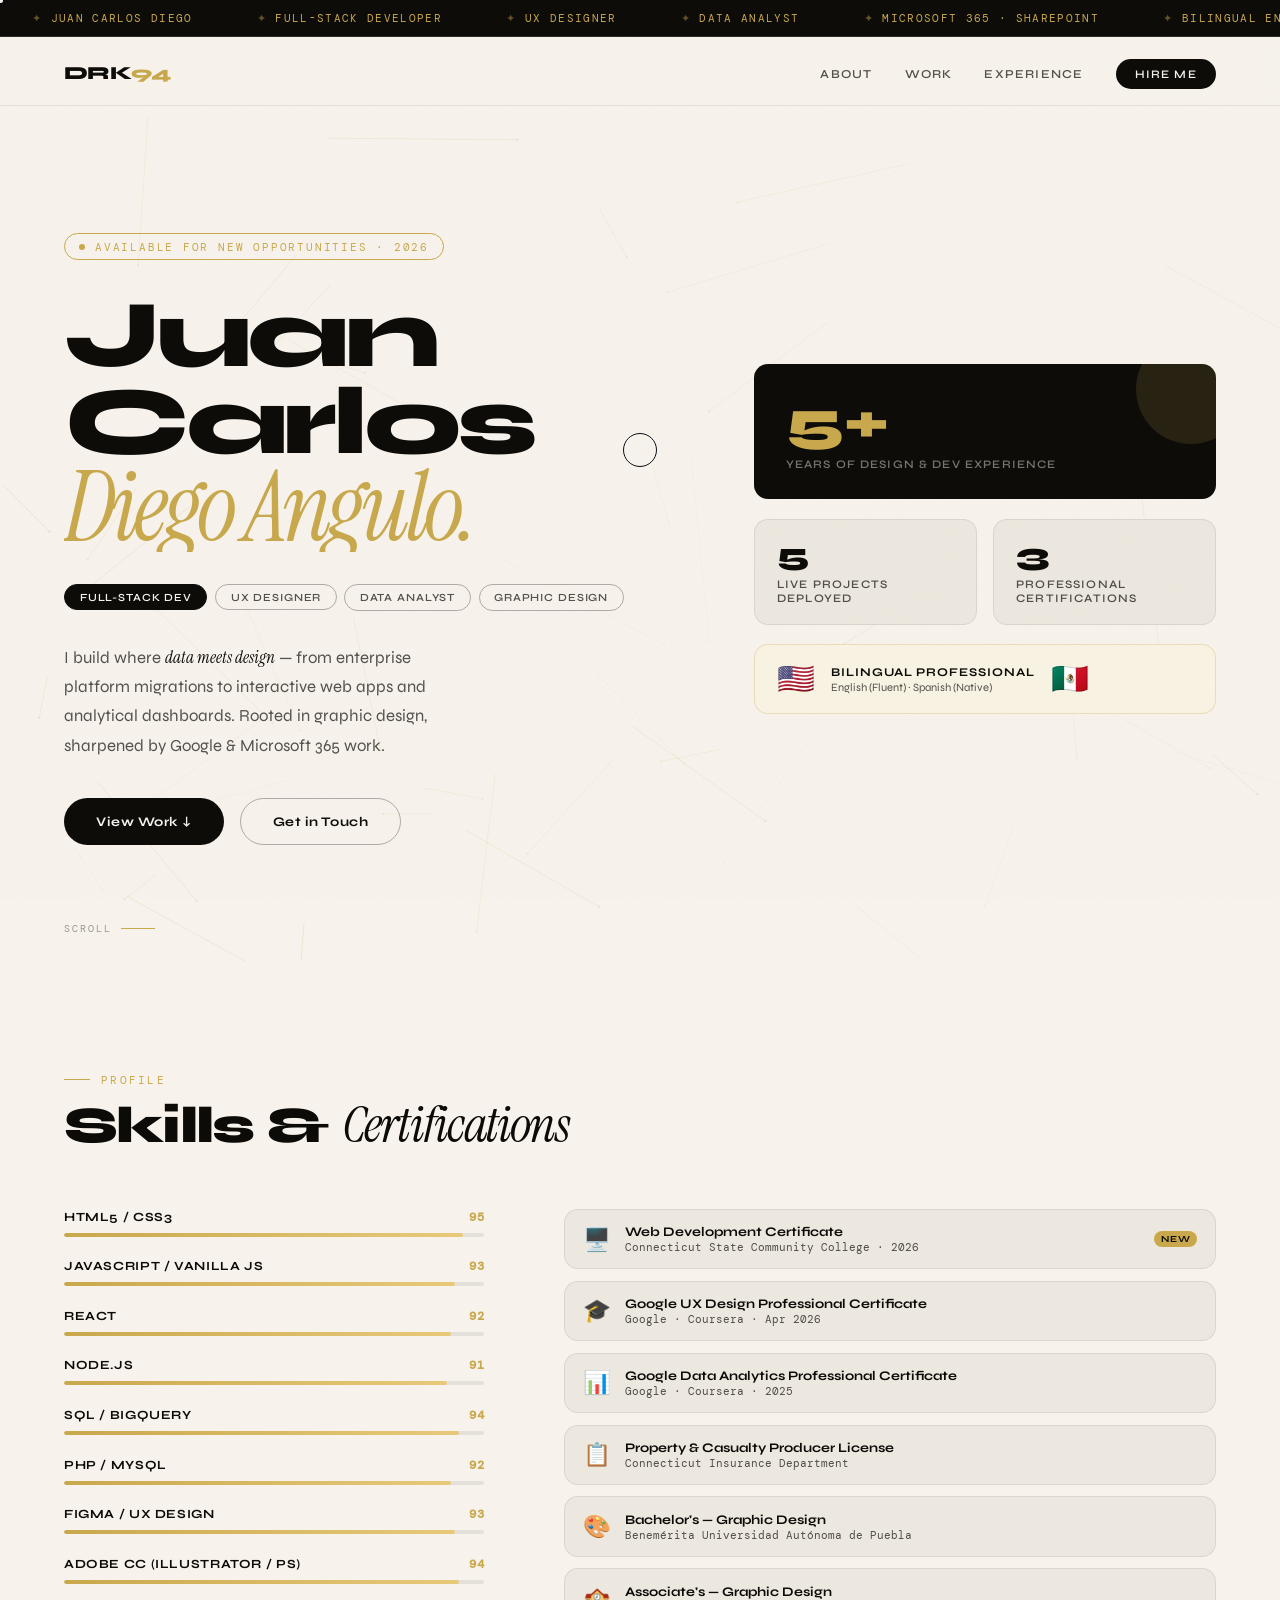
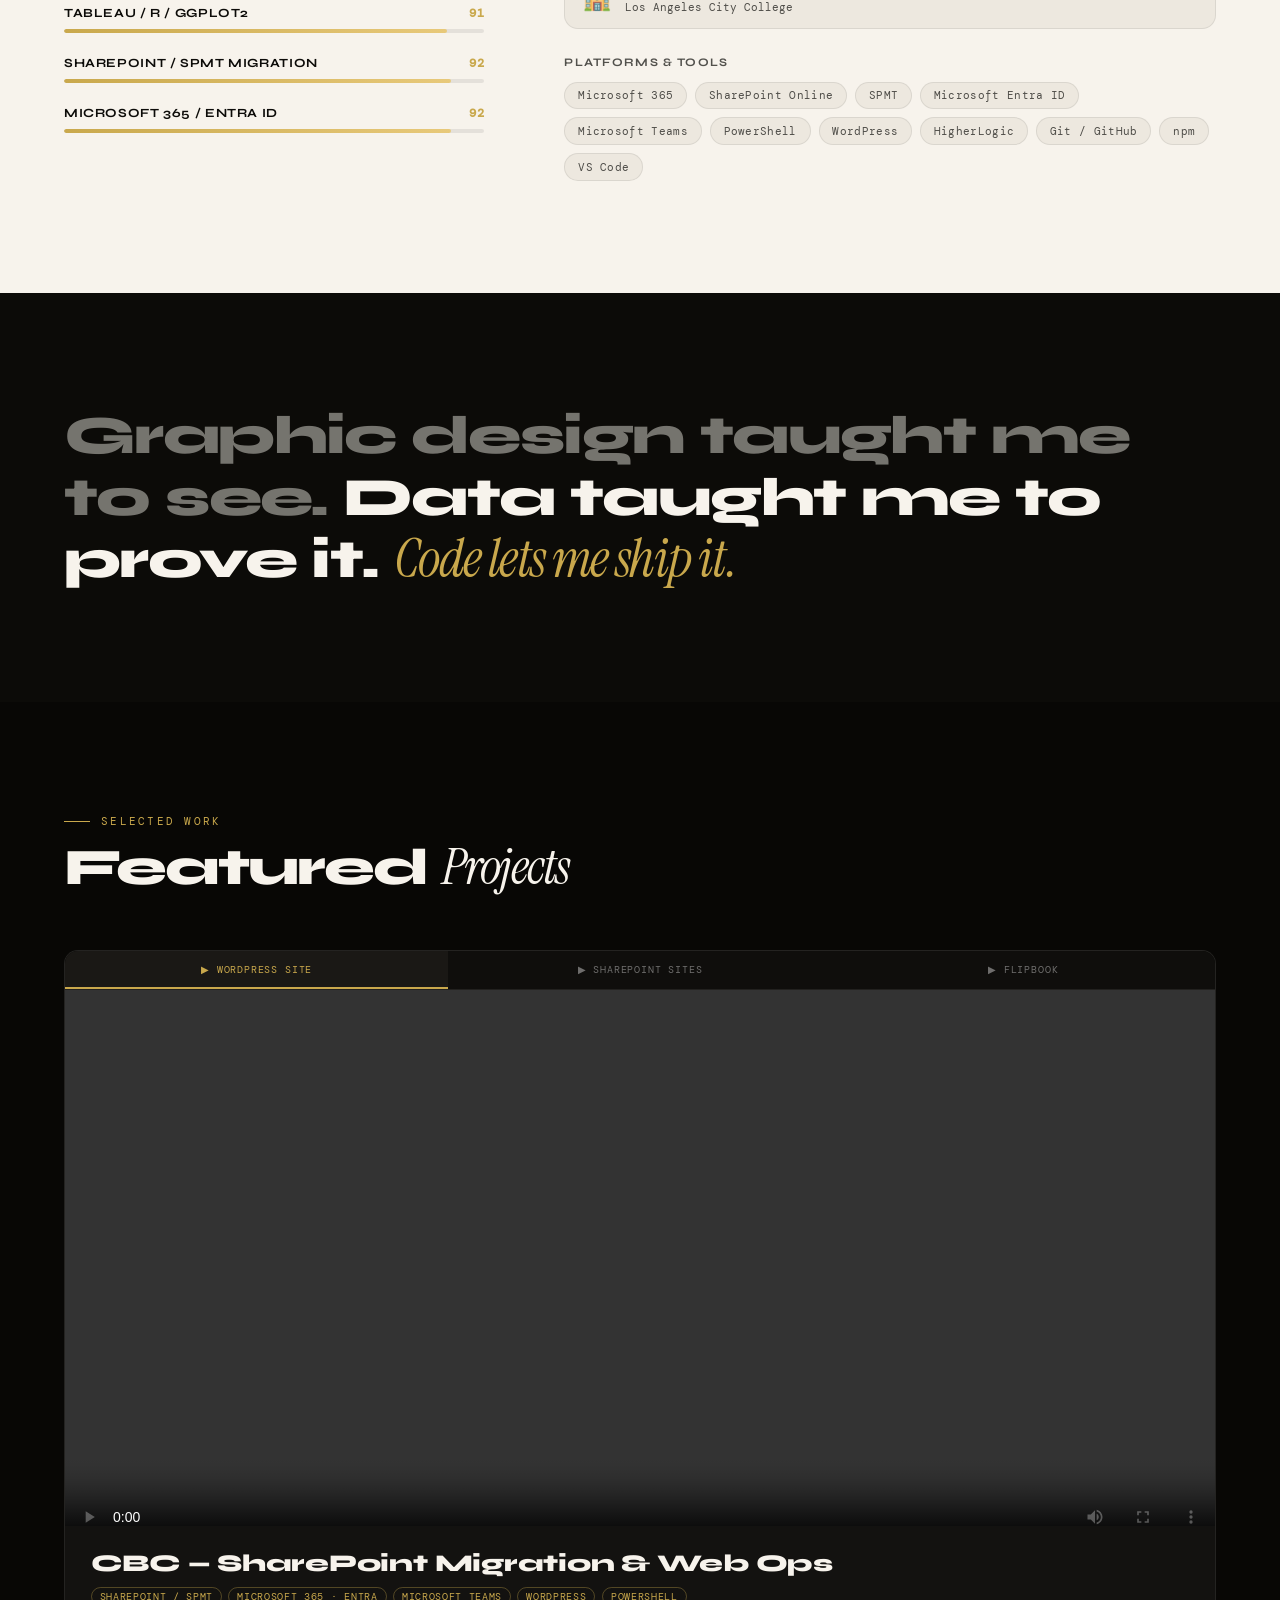
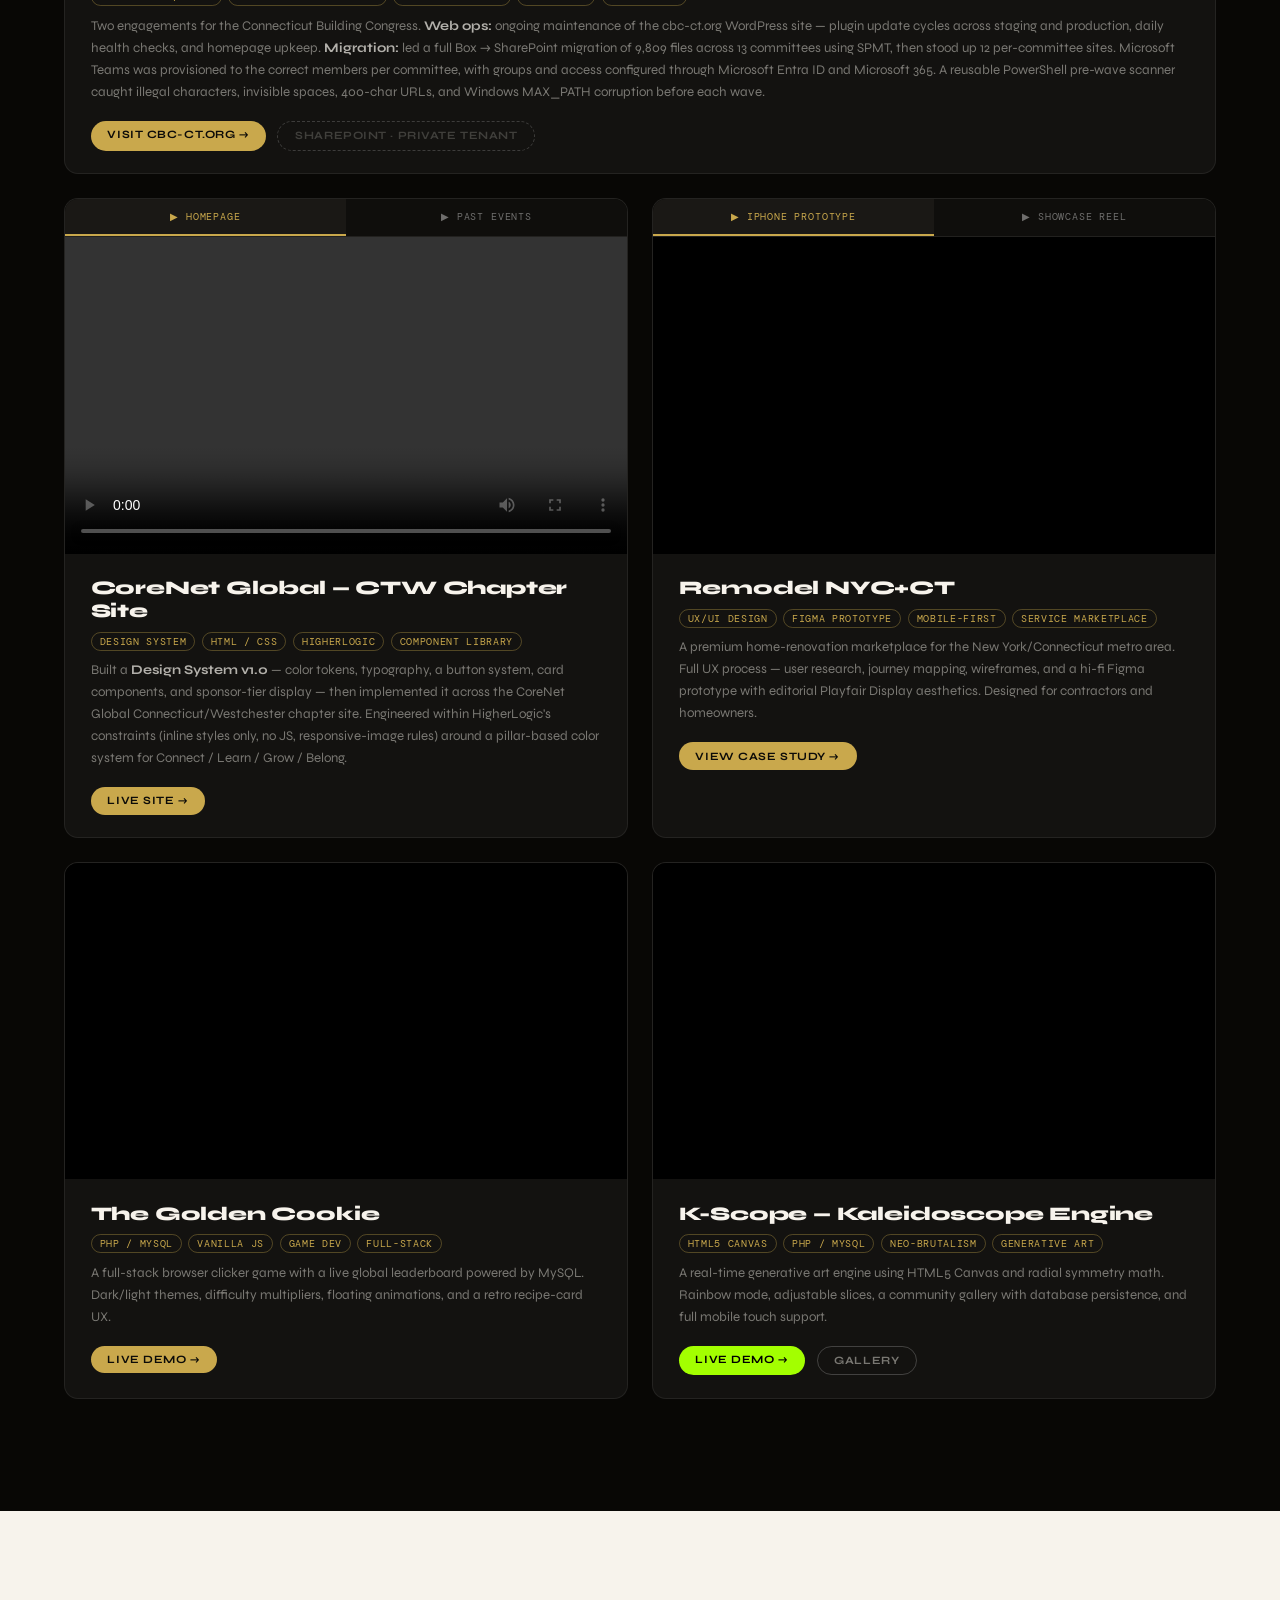
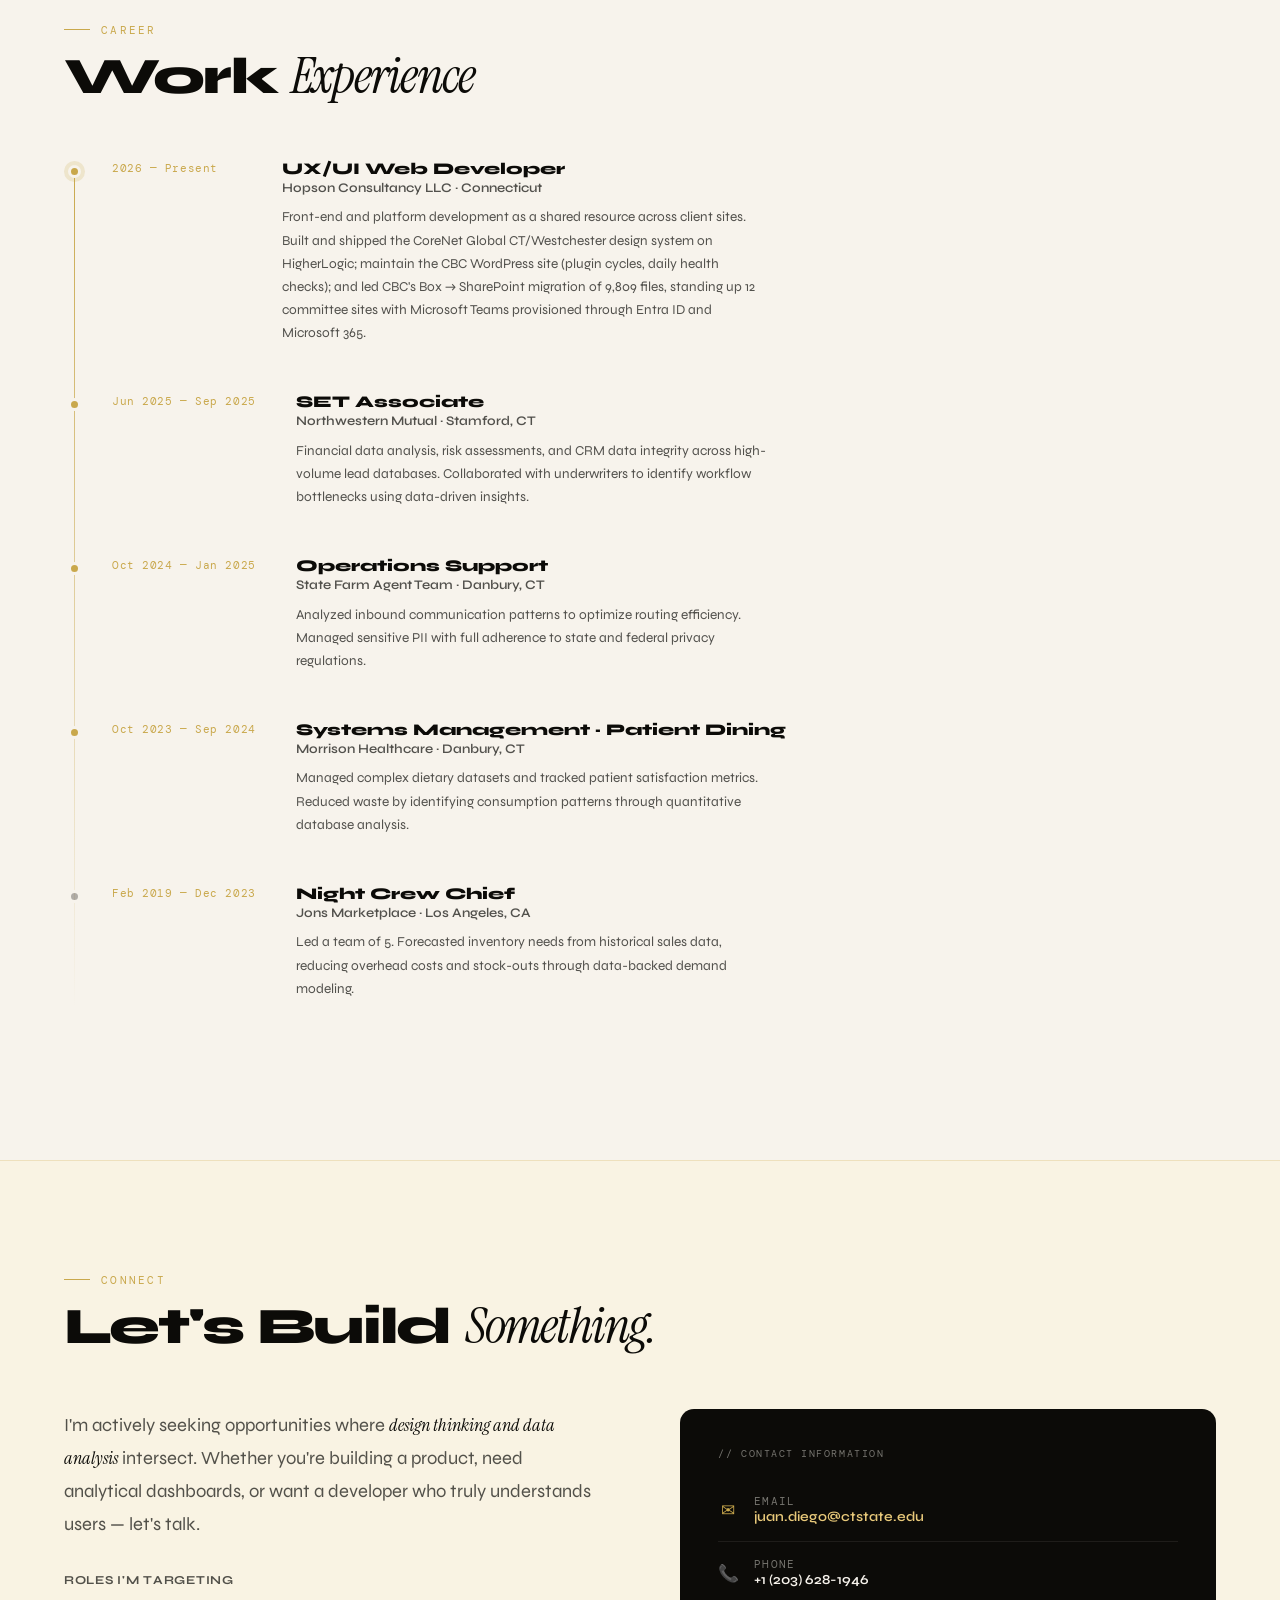
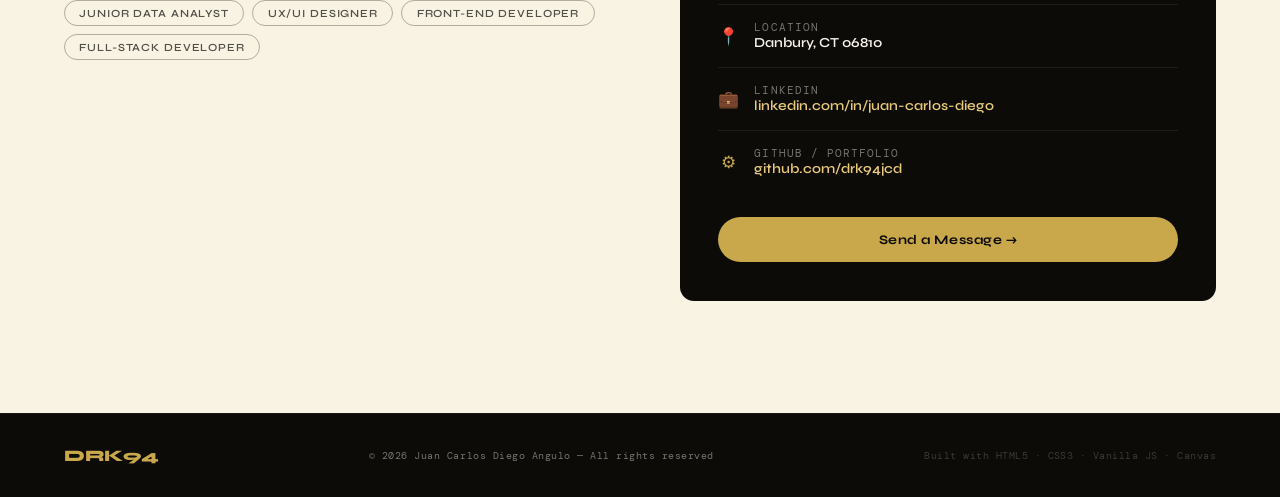
<file: index-4.html>
<!DOCTYPE html>
<html lang="en">
<head>
<meta charset="UTF-8">
<meta name="viewport" content="width=device-width, initial-scale=1.0">
<title>Juan Carlos Diego Angulo — Developer, Designer, Analyst</title>
<meta name="description" content="Bilingual developer, UX designer, and data analyst based in Danbury, CT. Enterprise SharePoint migrations, design systems, and full-stack web work.">
<link rel="preconnect" href="https://fonts.googleapis.com">
<link rel="preconnect" href="https://fonts.gstatic.com" crossorigin>
<link href="https://fonts.googleapis.com/css2?family=Syne:wght@400;500;600;700;800&family=Instrument+Serif:ital@0;1&family=DM+Mono:wght@400;500&display=swap" rel="stylesheet">
<style>
:root{
  --gold:#C9A84C; --gold-lt:#E8C97A; --gold-pale:#F9F3E3;
  --ink:#0C0B08; --void:#080705;
  --ink-70:rgba(12,11,8,0.7); --ink-40:rgba(12,11,8,0.4); --ink-30:rgba(12,11,8,0.3); --ink-10:rgba(12,11,8,0.08);
  --cream:#F7F3EC; --cream-2:#EDE8DF;
  --paper-70:rgba(247,243,236,0.7); --paper-45:rgba(247,243,236,0.45); --paper-20:rgba(247,243,236,0.2);
  --neon:#A3FF00;
  --sans:'Syne',sans-serif; --serif:'Instrument Serif',Georgia,serif; --mono:'DM Mono',monospace;
  --r:6px; --r-lg:14px;
  --ease:cubic-bezier(0.4,0,0.2,1);
  --t:0.35s var(--ease);
}
@media(prefers-reduced-motion:reduce){*,*::before,*::after{animation-duration:.01ms!important;animation-iteration-count:1!important;transition-duration:.01ms!important;scroll-behavior:auto!important}}
*,*::before,*::after{box-sizing:border-box;margin:0;padding:0}
html{scroll-behavior:smooth}
body{font-family:var(--sans);background:var(--cream);color:var(--ink);overflow-x:hidden;-webkit-font-smoothing:antialiased}

/* selection + focus */
::selection{background:var(--gold);color:var(--ink)}
a:focus-visible,button:focus-visible{outline:2px solid var(--gold);outline-offset:3px;border-radius:3px}

/* noise */
body::before{content:'';position:fixed;inset:0;z-index:1200;pointer-events:none;background-image:url("data:image/svg+xml,%3Csvg viewBox='0 0 200 200' xmlns='http://www.w3.org/2000/svg'%3E%3Cfilter id='n'%3E%3CfeTurbulence type='fractalNoise' baseFrequency='0.9' numOctaves='4'/%3E%3C/filter%3E%3Crect width='100%25' height='100%25' filter='url(%23n)' opacity='0.035'/%3E%3C/svg%3E");background-size:180px;opacity:0.55}

/* scroll progress */
.progress{position:fixed;top:0;left:0;height:2px;width:0;background:linear-gradient(90deg,var(--gold),var(--gold-lt));z-index:1300;transition:width 0.1s linear}

/* custom cursor */
.cursor,.cursor-dot{position:fixed;top:0;left:0;pointer-events:none;z-index:1400;border-radius:50%;mix-blend-mode:difference;will-change:transform}
.cursor{width:34px;height:34px;border:1px solid #fff;margin:-17px 0 0 -17px;transition:width .25s var(--ease),height .25s var(--ease),margin .25s var(--ease),opacity .25s}
.cursor-dot{width:5px;height:5px;background:#fff;margin:-2.5px 0 0 -2.5px}
.cursor.hover{width:56px;height:56px;margin:-28px 0 0 -28px}
@media(hover:none),(pointer:coarse){.cursor,.cursor-dot{display:none}}

/* ticker */
.ticker-wrap{overflow:hidden;background:var(--ink);padding:11px 0;position:sticky;top:0;z-index:900;border-bottom:1px solid #2a2a2a}
.ticker{display:flex;white-space:nowrap;animation:tick 34s linear infinite}
.ticker-item{font-family:var(--mono);font-size:0.7rem;color:var(--gold);padding:0 2rem;letter-spacing:0.12em;text-transform:uppercase}
.ticker-item::before{content:'✦ ';opacity:0.45}
@keyframes tick{from{transform:translateX(0)}to{transform:translateX(-50%)}}

/* nav */
nav{display:flex;align-items:center;justify-content:space-between;padding:1.3rem 4rem;position:sticky;top:41px;z-index:800;background:rgba(247,243,236,0.8);backdrop-filter:blur(18px);border-bottom:1px solid var(--ink-10)}
.nav-logo{font-family:var(--sans);font-weight:800;font-size:1.15rem;letter-spacing:-0.03em;color:var(--ink);text-decoration:none}
.nav-logo span{color:var(--gold)}
.nav-links{display:flex;gap:2rem;list-style:none;align-items:center}
.nav-links a{font-size:0.76rem;font-weight:600;letter-spacing:0.1em;text-transform:uppercase;color:var(--ink-70);text-decoration:none;transition:color var(--t);position:relative}
.nav-links a:not(.nav-cta)::after{content:'';position:absolute;left:0;bottom:-5px;height:1px;width:0;background:var(--gold);transition:width var(--t)}
.nav-links a:not(.nav-cta):hover::after,.nav-links a.active::after{width:100%}
.nav-links a:hover,.nav-links a.active{color:var(--ink)}
.nav-cta{background:var(--ink);color:var(--cream)!important;padding:0.5rem 1.2rem;border-radius:100px;font-size:0.72rem!important;transition:background var(--t),color var(--t)}
.nav-cta:hover{background:var(--gold)!important;color:var(--ink)!important}

/* HERO */
.hero{position:relative;min-height:calc(100svh - 41px);display:grid;grid-template-columns:1.15fr 0.85fr;align-items:center;gap:4rem;padding:6rem 4rem 5rem;overflow:hidden}
#hero-canvas{position:absolute;inset:0;width:100%;height:100%;z-index:0;opacity:0.9}
.hero-left,.hero-right{position:relative;z-index:2}
.hero-tag{display:inline-flex;align-items:center;gap:0.6rem;font-family:var(--mono);font-size:0.7rem;letter-spacing:0.16em;text-transform:uppercase;color:var(--gold);border:1px solid var(--gold);padding:0.35rem 0.9rem;border-radius:100px;margin-bottom:2rem}
.hero-tag .dot{width:6px;height:6px;border-radius:50%;background:var(--gold);animation:blink 2.4s infinite}
@keyframes blink{0%,100%{opacity:1}50%{opacity:0.25}}
.hero-name{font-family:var(--sans);font-weight:800;font-size:clamp(3.4rem,7.5vw,7rem);line-height:0.9;letter-spacing:-0.045em;color:var(--ink)}
.hero-name .line{display:block;overflow:hidden}
.hero-name .line>span{display:block;transform:translateY(105%);animation:rise 0.9s var(--ease) forwards}
.hero-name .line:nth-child(1)>span{animation-delay:0.05s}
.hero-name .line:nth-child(2)>span{animation-delay:0.16s}
.hero-name .line:nth-child(3)>span{animation-delay:0.27s}
@keyframes rise{to{transform:translateY(0)}}
.hero-name em{font-family:var(--serif);font-style:italic;font-weight:400;color:var(--gold)}
.hero-roles{display:flex;flex-wrap:wrap;gap:0.5rem;margin:2rem 0;opacity:0;animation:fadeUp 0.8s var(--ease) 0.5s forwards}
.role-pill{font-size:0.68rem;font-weight:600;letter-spacing:0.08em;text-transform:uppercase;padding:0.35rem 0.9rem;border-radius:100px;border:1px solid var(--ink-30);color:var(--ink-70);transition:all var(--t)}
.role-pill.active,.role-pill:hover{background:var(--ink);color:var(--cream);border-color:var(--ink)}
.hero-summary{font-size:1.05rem;line-height:1.75;color:var(--ink-70);max-width:40ch;opacity:0;animation:fadeUp 0.8s var(--ease) 0.6s forwards}
.hero-summary em{font-family:var(--serif);font-style:italic;color:var(--ink)}
.hero-ctas{display:flex;gap:1rem;margin-top:2.4rem;flex-wrap:wrap;opacity:0;animation:fadeUp 0.8s var(--ease) 0.72s forwards}
@keyframes fadeUp{from{opacity:0;transform:translateY(18px)}to{opacity:1;transform:translateY(0)}}
.btn{padding:0.9rem 2rem;border-radius:100px;font-size:0.82rem;font-weight:700;letter-spacing:0.04em;text-decoration:none;display:inline-flex;align-items:center;gap:0.5rem;transition:all var(--t);border:none;cursor:pointer;font-family:var(--sans)}
.btn-primary{background:var(--ink);color:var(--cream)}
.btn-primary:hover{background:var(--gold);color:var(--ink);transform:translateY(-2px)}
.btn-secondary{background:transparent;color:var(--ink);border:1.5px solid var(--ink-30)}
.btn-secondary:hover{border-color:var(--ink);background:var(--ink)}
.btn-secondary:hover{color:var(--cream)}

.hero-right{display:flex;flex-direction:column;gap:1.2rem;opacity:0;animation:fadeUp 0.9s var(--ease) 0.45s forwards}
.stat-card{background:var(--ink);color:var(--cream);padding:1.8rem 2rem;border-radius:var(--r-lg);position:relative;overflow:hidden}
.stat-card::before{content:'';position:absolute;top:-30px;right:-30px;width:110px;height:110px;border-radius:50%;background:var(--gold);opacity:0.14}
.stat-number{font-family:var(--sans);font-size:3.6rem;font-weight:800;color:var(--gold);line-height:1}
.stat-label{font-size:0.72rem;font-weight:600;letter-spacing:0.1em;text-transform:uppercase;color:var(--paper-45);margin-top:0.4rem}
.stat-row{display:grid;grid-template-columns:1fr 1fr;gap:1rem}
.stat-mini{background:var(--cream-2);padding:1.2rem 1.4rem;border-radius:var(--r-lg);border:1px solid var(--ink-10)}
.stat-mini .stat-number{font-size:2rem;color:var(--ink)}
.stat-mini .stat-label{color:var(--ink-70)}
.bilingual-badge{display:flex;align-items:center;gap:1rem;background:var(--gold-pale);border:1px solid rgba(201,168,76,0.3);padding:1rem 1.4rem;border-radius:var(--r-lg)}
.lang-flag{font-size:1.9rem}
.lang-text{font-size:0.74rem;font-weight:700;letter-spacing:0.08em;text-transform:uppercase;color:var(--ink)}
.lang-sub{font-size:0.7rem;color:var(--ink-70);margin-top:2px}
.scroll-hint{position:absolute;bottom:1.6rem;left:4rem;z-index:2;font-family:var(--mono);font-size:0.6rem;letter-spacing:0.2em;text-transform:uppercase;color:var(--ink-40);display:flex;align-items:center;gap:0.6rem}
.scroll-hint .bar{width:34px;height:1px;background:var(--ink-30);position:relative;overflow:hidden}
.scroll-hint .bar::after{content:'';position:absolute;inset:0;background:var(--gold);animation:sweep 2.2s var(--ease) infinite}
@keyframes sweep{0%{transform:translateX(-100%)}60%,100%{transform:translateX(100%)}}

/* sections */
section{padding:7rem 4rem;position:relative}
.eyebrow{font-family:var(--mono);font-size:0.7rem;letter-spacing:0.2em;text-transform:uppercase;color:var(--gold);margin-bottom:0.8rem;display:flex;align-items:center;gap:0.7rem}
.eyebrow::before{content:'';width:26px;height:1px;background:var(--gold)}
.title{font-family:var(--sans);font-weight:800;font-size:clamp(2.2rem,4vw,3.6rem);letter-spacing:-0.035em;line-height:1.02;color:var(--ink)}
.title em{font-family:var(--serif);font-style:italic;font-weight:400}

/* reveal */
.reveal{opacity:0;transform:translateY(26px);transition:opacity 0.7s var(--ease),transform 0.7s var(--ease)}
.reveal.in{opacity:1;transform:none}

/* ABOUT */
.about-grid{display:grid;grid-template-columns:1fr 1.55fr;gap:5rem;align-items:start;margin-top:3.5rem}
.skills-list{display:flex;flex-direction:column;gap:1.35rem}
.skill-name{font-size:0.78rem;font-weight:700;letter-spacing:0.05em;text-transform:uppercase;color:var(--ink);margin-bottom:0.5rem;display:flex;justify-content:space-between}
.skill-name span:last-child{font-family:var(--mono);color:var(--gold)}
.skill-bar{height:4px;background:var(--ink-10);border-radius:2px;overflow:hidden}
.skill-fill{height:100%;background:linear-gradient(90deg,var(--gold),var(--gold-lt));border-radius:2px;transform:scaleX(0);transform-origin:left;transition:transform 1.1s var(--ease)}
.skill-fill.go{transform:scaleX(1)}
.cert-chips{display:flex;flex-direction:column;gap:0.7rem}
.cert-chip{display:flex;align-items:center;gap:0.9rem;background:var(--cream-2);border:1px solid var(--ink-10);padding:0.9rem 1.1rem;border-radius:var(--r-lg);transition:border-color var(--t),box-shadow var(--t),transform var(--t)}
.cert-chip:hover{border-color:var(--gold);box-shadow:0 0 0 3px rgba(201,168,76,0.12);transform:translateX(4px)}
.cert-icon{font-size:1.4rem;flex-shrink:0}
.cert-name{font-size:0.82rem;font-weight:700;color:var(--ink)}
.cert-issuer{font-size:0.7rem;color:var(--ink-70);font-family:var(--mono)}
.cert-new{font-size:0.58rem;font-weight:700;letter-spacing:0.08em;text-transform:uppercase;background:var(--gold);color:var(--ink);padding:2px 7px;border-radius:100px;margin-left:auto;flex-shrink:0}
.tools-title{font-size:0.72rem;font-weight:700;letter-spacing:0.1em;text-transform:uppercase;color:var(--ink-70);margin:1.6rem 0 0.8rem}
.tools-cluster{display:flex;flex-wrap:wrap;gap:0.5rem}
.tool-pill{font-family:var(--mono);font-size:0.66rem;letter-spacing:0.03em;color:var(--ink-70);background:var(--cream-2);border:1px solid var(--ink-10);padding:0.4rem 0.8rem;border-radius:100px;transition:all var(--t)}
.tool-pill:hover{border-color:var(--gold);color:var(--ink)}

/* STATEMENT BAND */
.statement{background:var(--ink);color:var(--cream);padding:7rem 4rem;text-align:left}
.statement p{font-family:var(--sans);font-weight:800;font-size:clamp(1.8rem,4.2vw,3.4rem);line-height:1.15;letter-spacing:-0.03em;max-width:20ch}
.statement .s1{color:var(--paper-45)}
.statement .s2{color:var(--cream)}
.statement .s3{font-family:var(--serif);font-style:italic;font-weight:400;color:var(--gold)}

/* PROJECTS */
.projects-section{background:var(--void);color:var(--cream)}
.projects-section .eyebrow{color:var(--gold)}
.projects-section .title{color:var(--cream)}
.projects-grid{display:grid;grid-template-columns:1fr 1fr;gap:1.5rem;margin-top:3.5rem}
.project-card{background:#131210;border:1px solid rgba(255,255,255,0.07);border-radius:var(--r-lg);overflow:hidden;position:relative;transition:transform var(--t),border-color var(--t)}
.project-card:hover{transform:translateY(-6px);border-color:rgba(201,168,76,0.45)}
.project-card.featured{grid-column:span 2}
/* corner brackets */
.project-card::before,.project-card::after{content:'';position:absolute;width:16px;height:16px;z-index:5;opacity:0;transition:opacity var(--t);pointer-events:none}
.project-card::before{top:10px;left:10px;border-top:2px solid var(--gold);border-left:2px solid var(--gold)}
.project-card::after{bottom:10px;right:10px;border-bottom:2px solid var(--gold);border-right:2px solid var(--gold)}
.project-card:hover::before,.project-card:hover::after{opacity:0.8}

.pmedia{width:100%;background:#0c0b09;position:relative;overflow:hidden;aspect-ratio:16/9}
.project-card.featured .pmedia{aspect-ratio:2/1}
.vpanel{position:absolute;inset:0;opacity:0;visibility:hidden;transition:opacity 0.3s var(--ease)}
.vpanel.active{opacity:1;visibility:visible}
.vpanel video,.vpanel iframe{width:100%;height:100%;border:none;display:block;object-fit:contain;background:#000}
/* media that has tabs needs room for the tab bar */
.pmedia.tabbed{aspect-ratio:auto}
.pmedia.tabbed .vstage{position:relative;width:100%;aspect-ratio:16/9}
.project-card.featured .pmedia.tabbed .vstage{aspect-ratio:2/1}
.vtabs{display:flex;width:100%;border-bottom:1px solid rgba(255,255,255,0.08);background:#0f0e0c}
.vtab{flex:1;background:transparent;border:none;color:rgba(255,255,255,0.4);font-family:var(--mono);font-size:0.64rem;letter-spacing:0.08em;text-transform:uppercase;padding:0.7rem 0.6rem;cursor:pointer;border-bottom:2px solid transparent;transition:all 0.2s}
.vtab:hover{color:rgba(255,255,255,0.75)}
.vtab.active{background:#1a1815;color:var(--gold);border-bottom-color:var(--gold)}

.pinfo{padding:1.4rem 1.6rem}
.pname{font-family:var(--sans);font-weight:800;font-size:1.2rem;color:var(--cream);letter-spacing:-0.01em}
.project-card.featured .pname{font-size:1.5rem}
.ptags{display:flex;flex-wrap:wrap;gap:0.4rem;margin:0.6rem 0}
.ptag{font-family:var(--mono);font-size:0.6rem;letter-spacing:0.07em;text-transform:uppercase;color:var(--gold);border:1px solid rgba(201,168,76,0.35);padding:2px 8px;border-radius:100px}
.pdesc{font-size:0.83rem;line-height:1.65;color:var(--paper-45)}
.pdesc strong{color:var(--paper-70);font-weight:700}
.plinks{display:flex;gap:0.7rem;margin-top:1.1rem;flex-wrap:wrap}
.plink{font-size:0.7rem;font-weight:700;letter-spacing:0.05em;text-transform:uppercase;padding:0.45rem 1.05rem;border-radius:100px;text-decoration:none;transition:all var(--t)}
.pl-primary{background:var(--gold);color:var(--ink)}
.pl-primary:hover{background:var(--gold-lt);transform:translateY(-2px)}
.pl-ghost{border:1px solid rgba(255,255,255,0.2);color:var(--paper-45)}
.pl-ghost:hover{border-color:var(--gold);color:var(--gold)}
.pl-static{border:1px dashed rgba(255,255,255,0.18);color:var(--paper-20);cursor:default}

/* EXPERIENCE */
.timeline{position:relative;margin-top:3.5rem}
.timeline::before{content:'';position:absolute;left:10px;top:6px;bottom:40px;width:1px;background:linear-gradient(to bottom,var(--gold),transparent)}
.titem{display:flex;gap:2.5rem;padding:0 0 3rem 3rem;position:relative}
.tdot{position:absolute;left:4px;top:6px;width:13px;height:13px;background:var(--gold);border-radius:50%;border:3px solid var(--cream)}
.tdot.current{box-shadow:0 0 0 4px rgba(201,168,76,0.2);animation:pulseDot 2.6s infinite}
@keyframes pulseDot{0%,100%{box-shadow:0 0 0 4px rgba(201,168,76,0.2)}50%{box-shadow:0 0 0 7px rgba(201,168,76,0.08)}}
.tdate{font-family:var(--mono);font-size:0.7rem;color:var(--gold);white-space:nowrap;min-width:130px;padding-top:0.15rem;letter-spacing:0.05em}
.trole{font-weight:800;font-size:1.02rem;color:var(--ink)}
.tco{font-size:0.82rem;color:var(--ink-70);margin-top:2px;font-weight:600}
.tdesc{font-size:0.85rem;color:var(--ink-70);line-height:1.7;margin-top:0.6rem;max-width:60ch}

/* CONTACT */
.contact-section{background:var(--gold-pale);border-top:1px solid rgba(201,168,76,0.25)}
.contact-grid{display:grid;grid-template-columns:1fr 1fr;gap:5rem;margin-top:3.5rem;align-items:start}
.contact-intro{font-size:1.15rem;line-height:1.8;color:var(--ink-70)}
.contact-intro em{font-family:var(--serif);font-style:italic;color:var(--ink)}
.contact-card{background:var(--ink);color:var(--cream);padding:2.4rem;border-radius:var(--r-lg)}
.crow{display:flex;align-items:center;gap:1rem;padding:1rem 0;border-bottom:1px solid rgba(247,243,236,0.08)}
.crow:last-of-type{border-bottom:none}
.cicon{font-size:1.05rem;color:var(--gold);flex-shrink:0;width:20px;text-align:center}
.clabel{font-size:0.66rem;font-family:var(--mono);letter-spacing:0.1em;text-transform:uppercase;color:var(--paper-45)}
.cvalue{font-size:0.86rem;font-weight:600;color:var(--cream)}
.cvalue a{color:var(--gold-lt);text-decoration:none}
.cvalue a:hover{text-decoration:underline}

/* FOOTER */
footer{background:var(--ink);color:var(--paper-45);padding:2rem 4rem;display:flex;justify-content:space-between;align-items:center;border-top:1px solid rgba(255,255,255,0.06);flex-wrap:wrap;gap:1rem}
.footer-logo{font-family:var(--sans);font-weight:800;font-size:1rem;color:var(--gold);letter-spacing:-0.02em}
.footer-copy{font-family:var(--mono);font-size:0.64rem;letter-spacing:0.05em}
footer .built{font-family:var(--mono);font-size:0.6rem;letter-spacing:0.05em;color:var(--paper-20)}

@media(max-width:900px){
  nav{padding:1.1rem 1.4rem}
  .nav-links{display:none}
  .hero{grid-template-columns:1fr;padding:4.5rem 1.4rem 4rem;gap:2.5rem;min-height:auto}
  .scroll-hint{display:none}
  section{padding:4.5rem 1.4rem}
  .about-grid{grid-template-columns:1fr;gap:2.5rem}
  .statement{padding:4.5rem 1.4rem}
  .projects-grid{grid-template-columns:1fr}
  .project-card.featured{grid-column:span 1}
  .project-card.featured .pmedia{aspect-ratio:16/9}
  .project-card.featured .pmedia.tabbed .vstage{aspect-ratio:16/9}
  .project-card.featured .pname{font-size:1.25rem}
  .contact-grid{grid-template-columns:1fr;gap:2rem}
  .tdate{min-width:100px}
  footer{flex-direction:column;text-align:center;padding:1.6rem}
}
</style>
</head>
<body>

<div class="progress" id="progress"></div>
<div class="cursor" id="cursor"></div>
<div class="cursor-dot" id="cursor-dot"></div>

<!-- TICKER -->
<div class="ticker-wrap" aria-hidden="true">
  <div class="ticker" id="ticker">
    <span class="ticker-item">Juan Carlos Diego</span><span class="ticker-item">Full-Stack Developer</span><span class="ticker-item">UX Designer</span><span class="ticker-item">Data Analyst</span><span class="ticker-item">Microsoft 365 · SharePoint</span><span class="ticker-item">Bilingual EN/ES</span><span class="ticker-item">Danbury, CT</span><span class="ticker-item">Google Certified</span><span class="ticker-item">Open to Work</span>
    <span class="ticker-item">Juan Carlos Diego</span><span class="ticker-item">Full-Stack Developer</span><span class="ticker-item">UX Designer</span><span class="ticker-item">Data Analyst</span><span class="ticker-item">Microsoft 365 · SharePoint</span><span class="ticker-item">Bilingual EN/ES</span><span class="ticker-item">Danbury, CT</span><span class="ticker-item">Google Certified</span><span class="ticker-item">Open to Work</span>
  </div>
</div>

<!-- NAV -->
<nav aria-label="Main navigation">
  <a href="#top" class="nav-logo">DRK<span>94</span></a>
  <ul class="nav-links">
    <li><a href="#about" data-nav>About</a></li>
    <li><a href="#projects" data-nav>Work</a></li>
    <li><a href="#experience" data-nav>Experience</a></li>
    <li><a href="#contact" class="nav-cta">Hire Me</a></li>
  </ul>
</nav>

<!-- HERO -->
<header class="hero" id="top">
  <canvas id="hero-canvas" aria-hidden="true"></canvas>
  <div class="hero-left">
    <div class="hero-tag"><span class="dot"></span> Available for new opportunities · 2026</div>
    <h1 class="hero-name">
      <span class="line"><span>Juan Carlos</span></span>
      <span class="line"><span><em>Diego Angulo.</em></span></span>
    </h1>
    <div class="hero-roles">
      <span class="role-pill active">Full-Stack Dev</span>
      <span class="role-pill">UX Designer</span>
      <span class="role-pill">Data Analyst</span>
      <span class="role-pill">Graphic Design</span>
    </div>
    <p class="hero-summary">I build where <em>data meets design</em> — from enterprise platform migrations to interactive web apps and analytical dashboards. Rooted in graphic design, sharpened by Google &amp; Microsoft 365 work.</p>
    <div class="hero-ctas">
      <a href="#projects" class="btn btn-primary">View Work ↓</a>
      <a href="#contact" class="btn btn-secondary">Get in Touch</a>
    </div>
  </div>
  <div class="hero-right">
    <div class="stat-card">
      <div class="stat-number">5+</div>
      <div class="stat-label">Years of design &amp; dev experience</div>
    </div>
    <div class="stat-row">
      <div class="stat-mini"><div class="stat-number">5</div><div class="stat-label">Live projects deployed</div></div>
      <div class="stat-mini"><div class="stat-number">3</div><div class="stat-label">Professional certifications</div></div>
    </div>
    <div class="bilingual-badge">
      <span class="lang-flag">🇺🇸</span>
      <div><div class="lang-text">Bilingual Professional</div><div class="lang-sub">English (Fluent) · Spanish (Native)</div></div>
      <span class="lang-flag">🇲🇽</span>
    </div>
  </div>
  <div class="scroll-hint">Scroll <span class="bar"></span></div>
</header>

<!-- ABOUT -->
<section id="about">
  <div class="eyebrow reveal">Profile</div>
  <h2 class="title reveal">Skills &amp; <em>Certifications</em></h2>
  <div class="about-grid">
    <div class="skills-list reveal">
      <div class="skill-row"><div class="skill-name"><span>HTML5 / CSS3</span><span>95</span></div><div class="skill-bar"><div class="skill-fill" data-w="95%"></div></div></div>
      <div class="skill-row"><div class="skill-name"><span>JavaScript / Vanilla JS</span><span>93</span></div><div class="skill-bar"><div class="skill-fill" data-w="93%"></div></div></div>
      <div class="skill-row"><div class="skill-name"><span>React</span><span>92</span></div><div class="skill-bar"><div class="skill-fill" data-w="92%"></div></div></div>
      <div class="skill-row"><div class="skill-name"><span>Node.js</span><span>91</span></div><div class="skill-bar"><div class="skill-fill" data-w="91%"></div></div></div>
      <div class="skill-row"><div class="skill-name"><span>SQL / BigQuery</span><span>94</span></div><div class="skill-bar"><div class="skill-fill" data-w="94%"></div></div></div>
      <div class="skill-row"><div class="skill-name"><span>PHP / MySQL</span><span>92</span></div><div class="skill-bar"><div class="skill-fill" data-w="92%"></div></div></div>
      <div class="skill-row"><div class="skill-name"><span>Figma / UX Design</span><span>93</span></div><div class="skill-bar"><div class="skill-fill" data-w="93%"></div></div></div>
      <div class="skill-row"><div class="skill-name"><span>Adobe CC (Illustrator / PS)</span><span>94</span></div><div class="skill-bar"><div class="skill-fill" data-w="94%"></div></div></div>
      <div class="skill-row"><div class="skill-name"><span>Tableau / R / ggplot2</span><span>91</span></div><div class="skill-bar"><div class="skill-fill" data-w="91%"></div></div></div>
      <div class="skill-row"><div class="skill-name"><span>SharePoint / SPMT Migration</span><span>92</span></div><div class="skill-bar"><div class="skill-fill" data-w="92%"></div></div></div>
      <div class="skill-row"><div class="skill-name"><span>Microsoft 365 / Entra ID</span><span>92</span></div><div class="skill-bar"><div class="skill-fill" data-w="92%"></div></div></div>
    </div>
    <div class="reveal">
      <div class="cert-chips">
        <div class="cert-chip"><span class="cert-icon">🖥️</span><div><div class="cert-name">Web Development Certificate</div><div class="cert-issuer">Connecticut State Community College · 2026</div></div><span class="cert-new">New</span></div>
        <div class="cert-chip"><span class="cert-icon">🎓</span><div><div class="cert-name">Google UX Design Professional Certificate</div><div class="cert-issuer">Google · Coursera · Apr 2026</div></div></div>
        <div class="cert-chip"><span class="cert-icon">📊</span><div><div class="cert-name">Google Data Analytics Professional Certificate</div><div class="cert-issuer">Google · Coursera · 2025</div></div></div>
        <div class="cert-chip"><span class="cert-icon">📋</span><div><div class="cert-name">Property &amp; Casualty Producer License</div><div class="cert-issuer">Connecticut Insurance Department</div></div></div>
        <div class="cert-chip"><span class="cert-icon">🎨</span><div><div class="cert-name">Bachelor's — Graphic Design</div><div class="cert-issuer">Benemérita Universidad Autónoma de Puebla</div></div></div>
        <div class="cert-chip"><span class="cert-icon">🏫</span><div><div class="cert-name">Associate's — Graphic Design</div><div class="cert-issuer">Los Angeles City College</div></div></div>
      </div>
      <div class="tools-title">Platforms &amp; Tools</div>
      <div class="tools-cluster">
        <span class="tool-pill">Microsoft 365</span><span class="tool-pill">SharePoint Online</span><span class="tool-pill">SPMT</span><span class="tool-pill">Microsoft Entra ID</span><span class="tool-pill">Microsoft Teams</span><span class="tool-pill">PowerShell</span><span class="tool-pill">WordPress</span><span class="tool-pill">HigherLogic</span><span class="tool-pill">Git / GitHub</span><span class="tool-pill">npm</span><span class="tool-pill">VS Code</span>
      </div>
    </div>
  </div>
</section>

<!-- STATEMENT BAND -->
<section class="statement">
  <p class="reveal"><span class="s1">Graphic design taught me to see.</span> <span class="s2">Data taught me to prove it.</span> <span class="s3">Code lets me ship it.</span></p>
</section>

<!-- PROJECTS -->
<section class="projects-section" id="projects">
  <div class="eyebrow reveal">Selected Work</div>
  <h2 class="title reveal">Featured <em>Projects</em></h2>
  <div class="projects-grid">

    <!-- CBC — featured, 3 video tabs -->
    <div class="project-card featured reveal">
      <div class="pmedia tabbed">
        <div class="vtabs" role="tablist">
          <button class="vtab active" data-target="cbc-0">▶ WordPress Site</button>
          <button class="vtab" data-target="cbc-1">▶ SharePoint Sites</button>
          <button class="vtab" data-target="cbc-2">▶ Flipbook</button>
        </div>
        <div class="vstage">
          <div class="vpanel active" id="cbc-0">
            <video controls preload="metadata" playsinline>
              <source src="HopsonConsultancy/CBC_Homepage.mp4" type="video/mp4">
            </video>
          </div>
          <div class="vpanel" id="cbc-1">
            <video controls preload="none" playsinline>
              <source src="HopsonConsultancy/CBC_SharePoint_Sites.mp4" type="video/mp4">
            </video>
          </div>
          <div class="vpanel" id="cbc-2">
            <video controls preload="none" playsinline>
              <source src="HopsonConsultancy/CBC_Flipbook.mp4" type="video/mp4">
            </video>
          </div>
        </div>
      </div>
      <div class="pinfo">
        <div class="pname">CBC — SharePoint Migration &amp; Web Ops</div>
        <div class="ptags">
          <span class="ptag">SharePoint / SPMT</span><span class="ptag">Microsoft 365 · Entra</span><span class="ptag">Microsoft Teams</span><span class="ptag">WordPress</span><span class="ptag">PowerShell</span>
        </div>
        <p class="pdesc">Two engagements for the Connecticut Building Congress. <strong>Web ops:</strong> ongoing maintenance of the cbc-ct.org WordPress site — plugin update cycles across staging and production, daily health checks, and homepage upkeep. <strong>Migration:</strong> led a full Box → SharePoint migration of 9,809 files across 13 committees using SPMT, then stood up 12 per-committee sites. Microsoft Teams was provisioned to the correct members per committee, with groups and access configured through Microsoft Entra ID and Microsoft 365. A reusable PowerShell pre-wave scanner caught illegal characters, invisible spaces, 400-char URLs, and Windows MAX_PATH corruption before each wave.</p>
        <div class="plinks">
          <a href="https://cbc-ct.org" class="plink pl-primary" target="_blank" rel="noopener">Visit cbc-ct.org →</a>
          <span class="plink pl-static">SharePoint · private tenant</span>
        </div>
      </div>
    </div>

    <!-- CoreNet — 2 video tabs -->
    <div class="project-card reveal">
      <div class="pmedia tabbed">
        <div class="vtabs" role="tablist">
          <button class="vtab active" data-target="corenet-0">▶ Homepage</button>
          <button class="vtab" data-target="corenet-1">▶ Past Events</button>
        </div>
        <div class="vstage">
          <div class="vpanel active" id="corenet-0">
            <video controls preload="metadata" playsinline>
              <source src="HopsonConsultancy/CoreNet_Redesign.mp4" type="video/mp4">
            </video>
          </div>
          <div class="vpanel" id="corenet-1">
            <video controls preload="none" playsinline>
              <source src="HopsonConsultancy/CoreNet_PastEvents.mp4" type="video/mp4">
            </video>
          </div>
        </div>
      </div>
      <div class="pinfo">
        <div class="pname">CoreNet Global — CTW Chapter Site</div>
        <div class="ptags">
          <span class="ptag">Design System</span><span class="ptag">HTML / CSS</span><span class="ptag">HigherLogic</span><span class="ptag">Component Library</span>
        </div>
        <p class="pdesc">Built a <strong>Design System v1.0</strong> — color tokens, typography, a button system, card components, and sponsor-tier display — then implemented it across the CoreNet Global Connecticut/Westchester chapter site. Engineered within HigherLogic's constraints (inline styles only, no JS, responsive-image rules) around a pillar-based color system for Connect / Learn / Grow / Belong.</p>
        <div class="plinks">
          <a href="https://connwestch.corenetglobal.org/home" class="plink pl-primary" target="_blank" rel="noopener">Live Site →</a>
        </div>
      </div>
    </div>

    <!-- Remodel — 2 Vimeo tabs -->
    <div class="project-card reveal">
      <div class="pmedia tabbed">
        <div class="vtabs" role="tablist">
          <button class="vtab active" data-target="remodel-0">▶ iPhone Prototype</button>
          <button class="vtab" data-target="remodel-1">▶ Showcase Reel</button>
        </div>
        <div class="vstage">
          <div class="vpanel active" id="remodel-0">
            <iframe src="https://player.vimeo.com/video/1193597538?title=0&byline=0&portrait=0&color=C9A84C" allow="autoplay; fullscreen; picture-in-picture" allowfullscreen title="Remodel NYC+CT — iPhone Prototype"></iframe>
          </div>
          <div class="vpanel" id="remodel-1">
            <iframe src="https://player.vimeo.com/video/1193597629?title=0&byline=0&portrait=0&color=C9A84C" allow="fullscreen; picture-in-picture" allowfullscreen title="Remodel NYC+CT — Showcase"></iframe>
          </div>
        </div>
      </div>
      <div class="pinfo">
        <div class="pname">Remodel NYC+CT</div>
        <div class="ptags">
          <span class="ptag">UX/UI Design</span><span class="ptag">Figma Prototype</span><span class="ptag">Mobile-First</span><span class="ptag">Service Marketplace</span>
        </div>
        <p class="pdesc">A premium home-renovation marketplace for the New York/Connecticut metro area. Full UX process — user research, journey mapping, wireframes, and a hi-fi Figma prototype with editorial Playfair Display aesthetics. Designed for contractors and homeowners.</p>
        <div class="plinks">
          <a href="remodel_casestudy.html" class="plink pl-primary" target="_blank" rel="noopener">View Case Study →</a>
        </div>
      </div>
    </div>

    <!-- Golden Cookie -->
    <div class="project-card reveal">
      <div class="pmedia">
        <div class="vpanel active">
          <iframe src="https://player.vimeo.com/video/1193731433?title=0&byline=0&portrait=0&color=ffd700" allow="fullscreen; picture-in-picture" allowfullscreen title="The Golden Cookie — Demo"></iframe>
        </div>
      </div>
      <div class="pinfo">
        <div class="pname">The Golden Cookie</div>
        <div class="ptags">
          <span class="ptag">PHP / MySQL</span><span class="ptag">Vanilla JS</span><span class="ptag">Game Dev</span><span class="ptag">Full-Stack</span>
        </div>
        <p class="pdesc">A full-stack browser clicker game with a live global leaderboard powered by MySQL. Dark/light themes, difficulty multipliers, floating animations, and a retro recipe-card UX.</p>
        <div class="plinks">
          <a href="https://drk94.infinityfreeapp.com/golden-cookie/index.php" class="plink pl-primary" target="_blank" rel="noopener">Live Demo →</a>
        </div>
      </div>
    </div>

    <!-- K-Scope -->
    <div class="project-card reveal">
      <div class="pmedia">
        <div class="vpanel active">
          <iframe src="https://player.vimeo.com/video/1193734236?title=0&byline=0&portrait=0&color=a3ff00" allow="fullscreen; picture-in-picture" allowfullscreen title="K-Scope — Kaleidoscope Engine Demo"></iframe>
        </div>
      </div>
      <div class="pinfo">
        <div class="pname">K-Scope — Kaleidoscope Engine</div>
        <div class="ptags">
          <span class="ptag">HTML5 Canvas</span><span class="ptag">PHP / MySQL</span><span class="ptag">Neo-Brutalism</span><span class="ptag">Generative Art</span>
        </div>
        <p class="pdesc">A real-time generative art engine using HTML5 Canvas and radial symmetry math. Rainbow mode, adjustable slices, a community gallery with database persistence, and full mobile touch support.</p>
        <div class="plinks">
          <a href="https://drk94.infinityfreeapp.com/kscopetest/index.html" class="plink pl-primary" style="background:var(--neon);color:#000;" target="_blank" rel="noopener">Live Demo →</a>
          <a href="https://drk94.infinityfreeapp.com/kscopetest/gallery.php" class="plink pl-ghost" target="_blank" rel="noopener">Gallery</a>
        </div>
      </div>
    </div>

  </div>
</section>

<!-- EXPERIENCE -->
<section id="experience">
  <div class="eyebrow reveal">Career</div>
  <h2 class="title reveal">Work <em>Experience</em></h2>
  <div class="timeline">
    <div class="titem reveal">
      <div class="tdot current"></div>
      <div class="tdate">2026 — Present</div>
      <div><div class="trole">UX/UI Web Developer</div><div class="tco">Hopson Consultancy LLC · Connecticut</div>
      <div class="tdesc">Front-end and platform development as a shared resource across client sites. Built and shipped the CoreNet Global CT/Westchester design system on HigherLogic; maintain the CBC WordPress site (plugin cycles, daily health checks); and led CBC's Box → SharePoint migration of 9,809 files, standing up 12 committee sites with Microsoft Teams provisioned through Entra ID and Microsoft 365.</div></div>
    </div>
    <div class="titem reveal">
      <div class="tdot"></div>
      <div class="tdate">Jun 2025 — Sep 2025</div>
      <div><div class="trole">SET Associate</div><div class="tco">Northwestern Mutual · Stamford, CT</div>
      <div class="tdesc">Financial data analysis, risk assessments, and CRM data integrity across high-volume lead databases. Collaborated with underwriters to identify workflow bottlenecks using data-driven insights.</div></div>
    </div>
    <div class="titem reveal">
      <div class="tdot"></div>
      <div class="tdate">Oct 2024 — Jan 2025</div>
      <div><div class="trole">Operations Support</div><div class="tco">State Farm Agent Team · Danbury, CT</div>
      <div class="tdesc">Analyzed inbound communication patterns to optimize routing efficiency. Managed sensitive PII with full adherence to state and federal privacy regulations.</div></div>
    </div>
    <div class="titem reveal">
      <div class="tdot"></div>
      <div class="tdate">Oct 2023 — Sep 2024</div>
      <div><div class="trole">Systems Management · Patient Dining</div><div class="tco">Morrison Healthcare · Danbury, CT</div>
      <div class="tdesc">Managed complex dietary datasets and tracked patient satisfaction metrics. Reduced waste by identifying consumption patterns through quantitative database analysis.</div></div>
    </div>
    <div class="titem reveal">
      <div class="tdot" style="background:var(--ink-30)"></div>
      <div class="tdate">Feb 2019 — Dec 2023</div>
      <div><div class="trole">Night Crew Chief</div><div class="tco">Jons Marketplace · Los Angeles, CA</div>
      <div class="tdesc">Led a team of 5. Forecasted inventory needs from historical sales data, reducing overhead costs and stock-outs through data-backed demand modeling.</div></div>
    </div>
  </div>
</section>

<!-- CONTACT -->
<section class="contact-section" id="contact">
  <div class="eyebrow reveal">Connect</div>
  <h2 class="title reveal">Let's Build <em>Something.</em></h2>
  <div class="contact-grid">
    <div class="reveal">
      <p class="contact-intro">I'm actively seeking opportunities where <em>design thinking and data analysis</em> intersect. Whether you're building a product, need analytical dashboards, or want a developer who truly understands users — let's talk.</p>
      <div style="margin-top:2rem;display:flex;flex-direction:column;gap:0.8rem;">
        <div style="font-size:0.76rem;font-weight:700;letter-spacing:0.06em;text-transform:uppercase;color:var(--ink-70);">Roles I'm targeting</div>
        <div style="display:flex;flex-wrap:wrap;gap:0.5rem;">
          <span class="role-pill">Junior Data Analyst</span><span class="role-pill">UX/UI Designer</span><span class="role-pill">Front-End Developer</span><span class="role-pill">Full-Stack Developer</span>
        </div>
      </div>
    </div>
    <div class="contact-card reveal">
      <div style="font-family:var(--mono);font-size:0.64rem;letter-spacing:0.15em;text-transform:uppercase;color:var(--paper-45);margin-bottom:1.2rem;">// Contact Information</div>
      <div class="crow"><span class="cicon">✉</span><div><div class="clabel">Email</div><div class="cvalue"><a href="mailto:juan.diego@ctstate.edu">juan.diego@ctstate.edu</a></div></div></div>
      <div class="crow"><span class="cicon">📞</span><div><div class="clabel">Phone</div><div class="cvalue">+1 (203) 628-1946</div></div></div>
      <div class="crow"><span class="cicon">📍</span><div><div class="clabel">Location</div><div class="cvalue">Danbury, CT 06810</div></div></div>
      <div class="crow"><span class="cicon">💼</span><div><div class="clabel">LinkedIn</div><div class="cvalue"><a href="https://www.linkedin.com/in/juan-carlos-diego-6067922a4/" target="_blank" rel="noopener">linkedin.com/in/juan-carlos-diego</a></div></div></div>
      <div class="crow"><span class="cicon">⚙</span><div><div class="clabel">GitHub / Portfolio</div><div class="cvalue"><a href="https://github.com/drk94jcd" target="_blank" rel="noopener">github.com/drk94jcd</a></div></div></div>
      <a href="mailto:juan.diego@ctstate.edu" class="btn btn-primary" style="margin-top:1.5rem;justify-content:center;width:100%;background:var(--gold);color:var(--ink);">Send a Message →</a>
    </div>
  </div>
</section>

<!-- FOOTER -->
<footer>
  <div class="footer-logo">DRK94</div>
  <div class="footer-copy">© 2026 Juan Carlos Diego Angulo — All rights reserved</div>
  <div class="built">Built with HTML5 · CSS3 · Vanilla JS · Canvas</div>
</footer>

<script>
(function(){
  "use strict";
  var reduce = window.matchMedia('(prefers-reduced-motion: reduce)').matches;
  var fine = window.matchMedia('(hover:hover) and (pointer:fine)').matches;

  /* ---- scroll progress ---- */
  var progress = document.getElementById('progress');
  function onScroll(){
    var h = document.documentElement;
    var max = h.scrollHeight - h.clientHeight;
    progress.style.width = (max>0 ? (h.scrollTop/max*100) : 0) + '%';
  }
  window.addEventListener('scroll', onScroll, {passive:true});
  onScroll();

  /* ---- custom cursor ---- */
  if(fine){
    var cur = document.getElementById('cursor'), dot = document.getElementById('cursor-dot');
    var cx=innerWidth/2, cy=innerHeight/2, dx=cx, dy=cy;
    document.addEventListener('mousemove', function(e){
      dx=e.clientX; dy=e.clientY;
      dot.style.transform='translate('+dx+'px,'+dy+'px)';
    });
    (function loop(){
      cx += (dx-cx)*0.18; cy += (dy-cy)*0.18;
      cur.style.transform='translate('+cx+'px,'+cy+'px)';
      requestAnimationFrame(loop);
    })();
    var hoverSel = 'a, button, .project-card, .role-pill, .cert-chip, .tool-pill';
    document.querySelectorAll(hoverSel).forEach(function(el){
      el.addEventListener('mouseenter', function(){cur.classList.add('hover')});
      el.addEventListener('mouseleave', function(){cur.classList.remove('hover')});
    });
  } else {
    document.getElementById('cursor').style.display='none';
    document.getElementById('cursor-dot').style.display='none';
  }

  /* ---- reveal on scroll ---- */
  var io = new IntersectionObserver(function(entries){
    entries.forEach(function(en){
      if(en.isIntersecting){ en.target.classList.add('in'); io.unobserve(en.target); }
    });
  }, {threshold:0.14, rootMargin:'0px 0px -8% 0px'});
  document.querySelectorAll('.reveal').forEach(function(el){ io.observe(el); });

  /* ---- skill bars ---- */
  var sio = new IntersectionObserver(function(entries){
    entries.forEach(function(en){
      if(en.isIntersecting){ en.target.style.width = en.target.getAttribute('data-w'); en.target.classList.add('go'); sio.unobserve(en.target); }
    });
  }, {threshold:0.4});
  document.querySelectorAll('.skill-fill').forEach(function(el){ sio.observe(el); });

  /* ---- nav scroll-spy ---- */
  var navLinks = document.querySelectorAll('.nav-links a[data-nav]');
  var secs = [];
  navLinks.forEach(function(a){ var s=document.querySelector(a.getAttribute('href')); if(s) secs.push({a:a,s:s}); });
  function spy(){
    var pos = window.scrollY + innerHeight*0.35, cur=null;
    secs.forEach(function(o){ if(o.s.offsetTop<=pos) cur=o; });
    navLinks.forEach(function(a){a.classList.remove('active')});
    if(cur) cur.a.classList.add('active');
  }
  window.addEventListener('scroll', spy, {passive:true}); spy();

  /* ---- video tab switcher (reusable) ---- */
  document.querySelectorAll('.pmedia.tabbed').forEach(function(media){
    var tabs = media.querySelectorAll('.vtab');
    var panels = media.querySelectorAll('.vpanel');
    tabs.forEach(function(tab){
      tab.addEventListener('click', function(){
        var id = tab.getAttribute('data-target');
        tabs.forEach(function(t){ t.classList.toggle('active', t===tab); });
        panels.forEach(function(p){
          var on = (p.id===id);
          p.classList.toggle('active', on);
          if(!on){
            var v = p.querySelector('video'); if(v){ v.pause(); }
            var f = p.querySelector('iframe');
            if(f){ /* reload to stop Vimeo audio when hidden */ var src=f.getAttribute('src'); f.setAttribute('src', src); }
          }
        });
      });
    });
  });

  /* ---- generative gold hairline canvas (hero) ---- */
  var canvas = document.getElementById('hero-canvas');
  if(canvas){
    var ctx = canvas.getContext('2d');
    var w,h,lines=[],mx=0.5,my=0.5,raf=null;
    function size(){
      var r = canvas.getBoundingClientRect();
      var dpr = Math.min(window.devicePixelRatio||1, 2);
      w=r.width; h=r.height;
      canvas.width=w*dpr; canvas.height=h*dpr;
      ctx.setTransform(dpr,0,0,dpr,0,0);
    }
    function make(){
      lines=[];
      var n = Math.max(18, Math.min(46, Math.floor(w/26)));
      for(var i=0;i<n;i++){
        lines.push({
          x: Math.random()*w,
          y: Math.random()*h,
          len: 40+Math.random()*160,
          ang: (Math.random()*Math.PI),
          spd: 0.05+Math.random()*0.25,
          drift: (Math.random()-0.5)*0.0008,
          a: 0.05+Math.random()*0.16
        });
      }
    }
    function draw(){
      ctx.clearRect(0,0,w,h);
      var px=(mx-0.5)*26, py=(my-0.5)*26;
      for(var i=0;i<lines.length;i++){
        var L=lines[i];
        L.ang += L.drift;
        L.x += Math.cos(L.ang)*L.spd;
        L.y += Math.sin(L.ang)*L.spd;
        if(L.x<-200)L.x=w+200; if(L.x>w+200)L.x=-200;
        if(L.y<-200)L.y=h+200; if(L.y>h+200)L.y=-200;
        var x1=L.x+px*L.a*6, y1=L.y+py*L.a*6;
        var x2=x1+Math.cos(L.ang)*L.len, y2=y1+Math.sin(L.ang)*L.len;
        ctx.beginPath();
        ctx.moveTo(x1,y1); ctx.lineTo(x2,y2);
        ctx.strokeStyle='rgba(201,168,76,'+L.a+')';
        ctx.lineWidth=1;
        ctx.stroke();
        ctx.beginPath();
        ctx.arc(x2,y2,1.1,0,Math.PI*2);
        ctx.fillStyle='rgba(201,168,76,'+(L.a*1.3)+')';
        ctx.fill();
      }
      raf=requestAnimationFrame(draw);
    }
    function staticFrame(){ /* reduced motion: one calm frame */
      ctx.clearRect(0,0,w,h);
      for(var i=0;i<lines.length;i++){
        var L=lines[i], x2=L.x+Math.cos(L.ang)*L.len, y2=L.y+Math.sin(L.ang)*L.len;
        ctx.beginPath(); ctx.moveTo(L.x,L.y); ctx.lineTo(x2,y2);
        ctx.strokeStyle='rgba(201,168,76,'+L.a+')'; ctx.lineWidth=1; ctx.stroke();
      }
    }
    function init(){ size(); make(); if(reduce){ staticFrame(); } else { if(raf)cancelAnimationFrame(raf); draw(); } }
    window.addEventListener('resize', function(){ init(); });
    if(fine){ window.addEventListener('mousemove', function(e){ mx=e.clientX/innerWidth; my=e.clientY/innerHeight; }); }
    /* pause when hero off-screen for perf */
    var hero=document.getElementById('top');
    var hio=new IntersectionObserver(function(en){
      en.forEach(function(x){
        if(reduce) return;
        if(x.isIntersecting){ if(!raf) draw(); }
        else { if(raf){ cancelAnimationFrame(raf); raf=null; } }
      });
    },{threshold:0});
    hio.observe(hero);
    init();
  }
})();
</script>
</body>
</html>
</file>
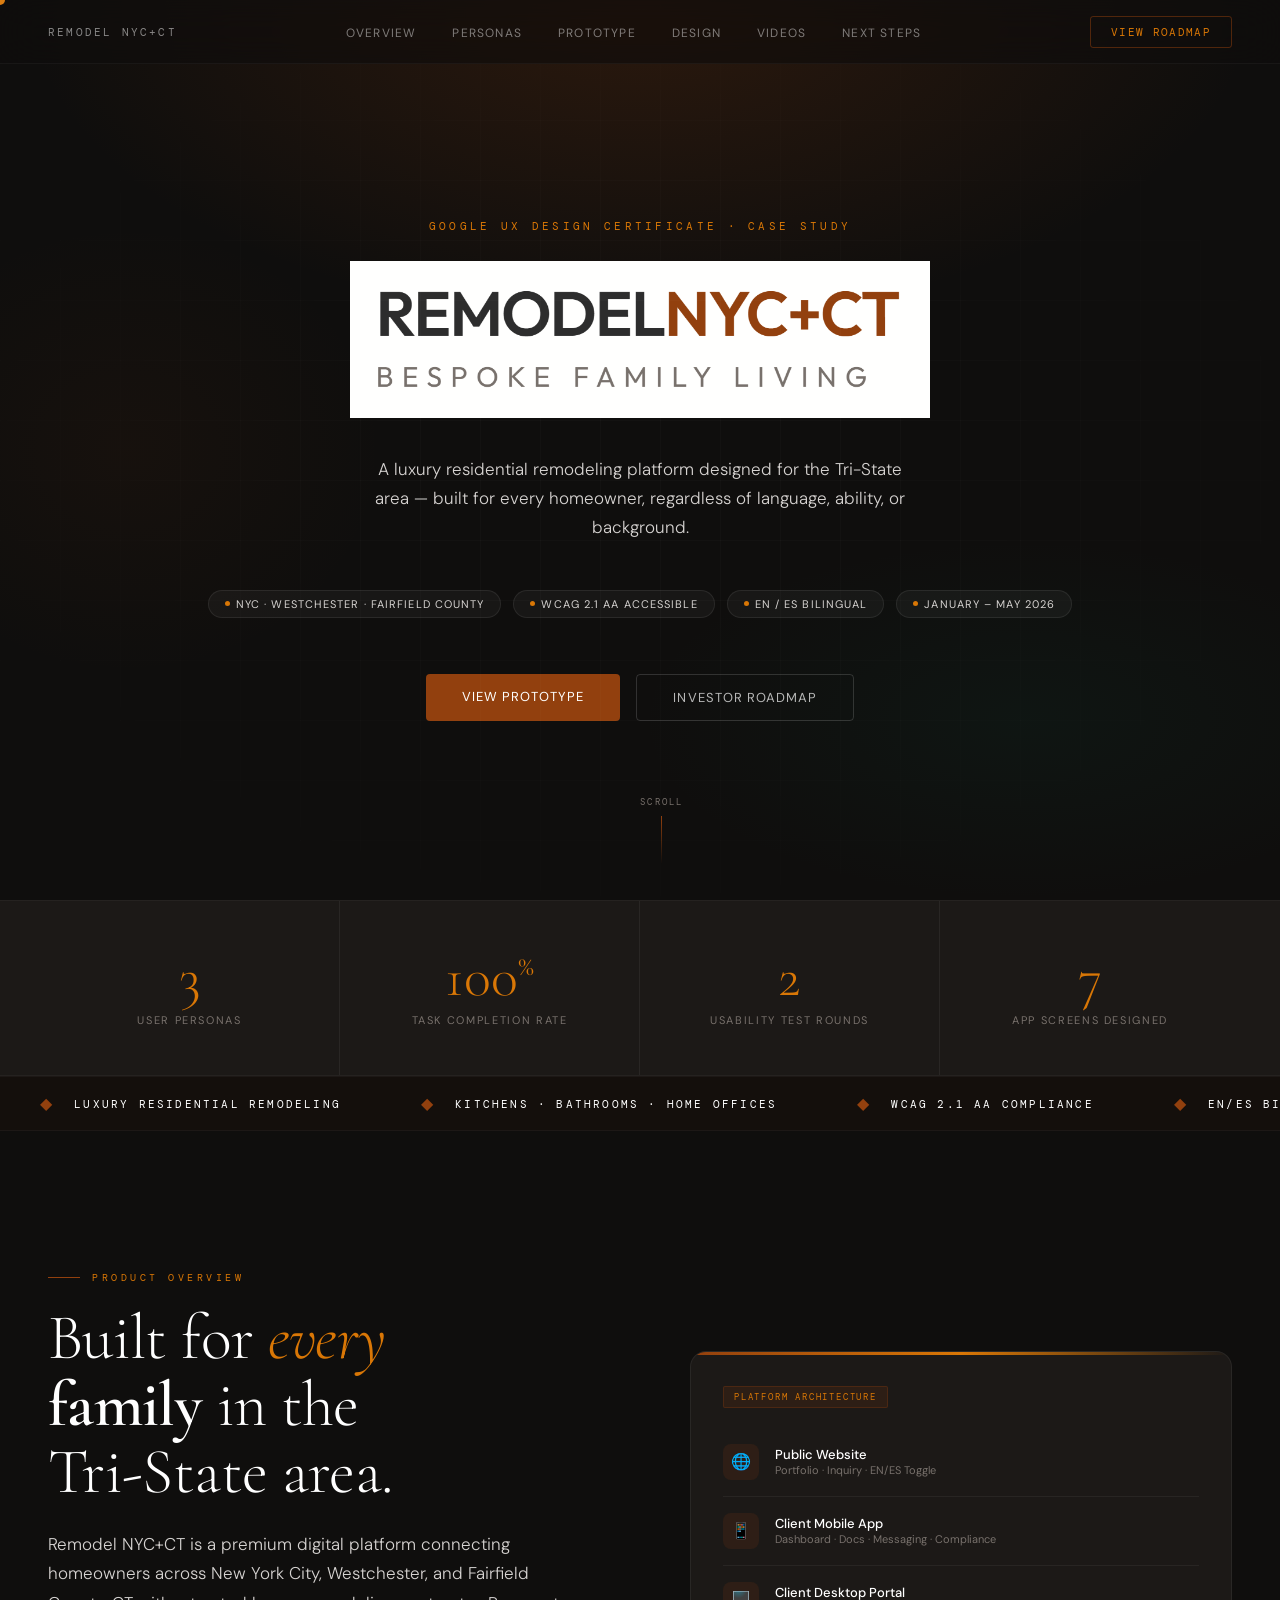
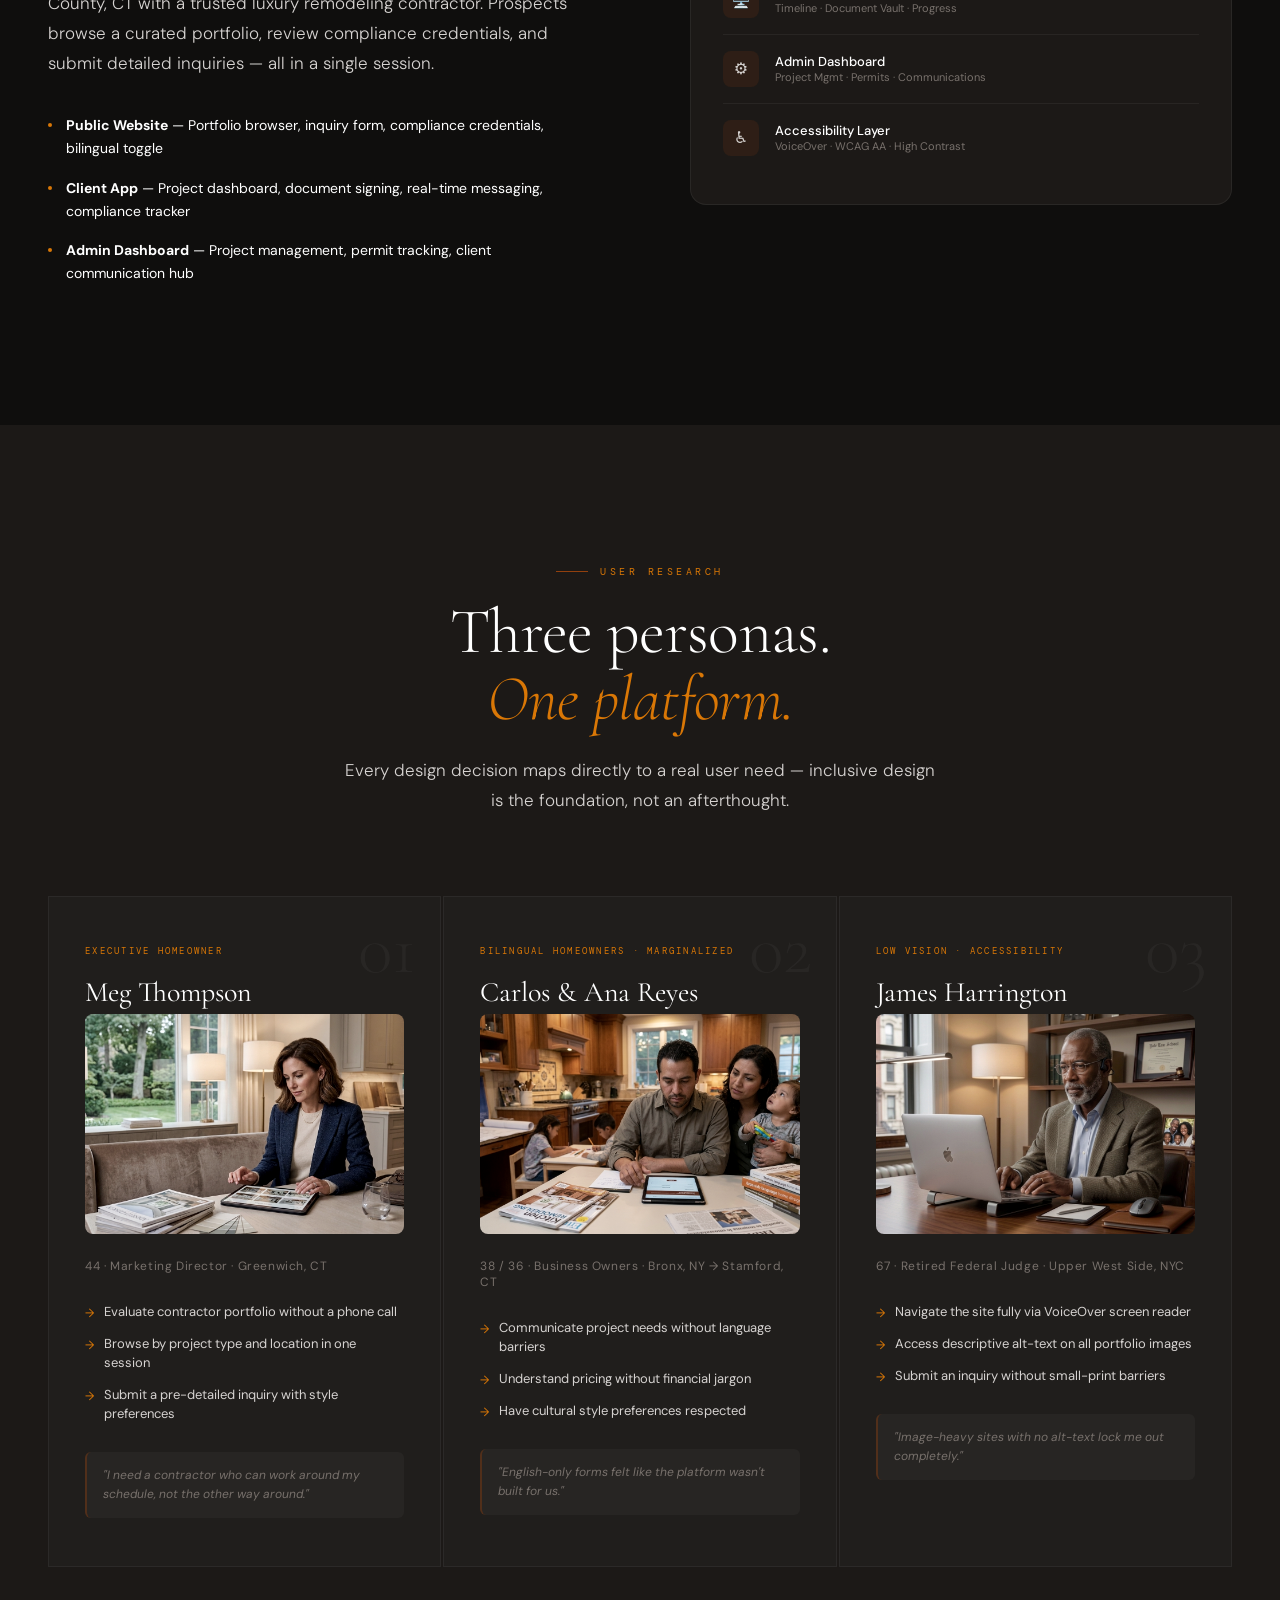
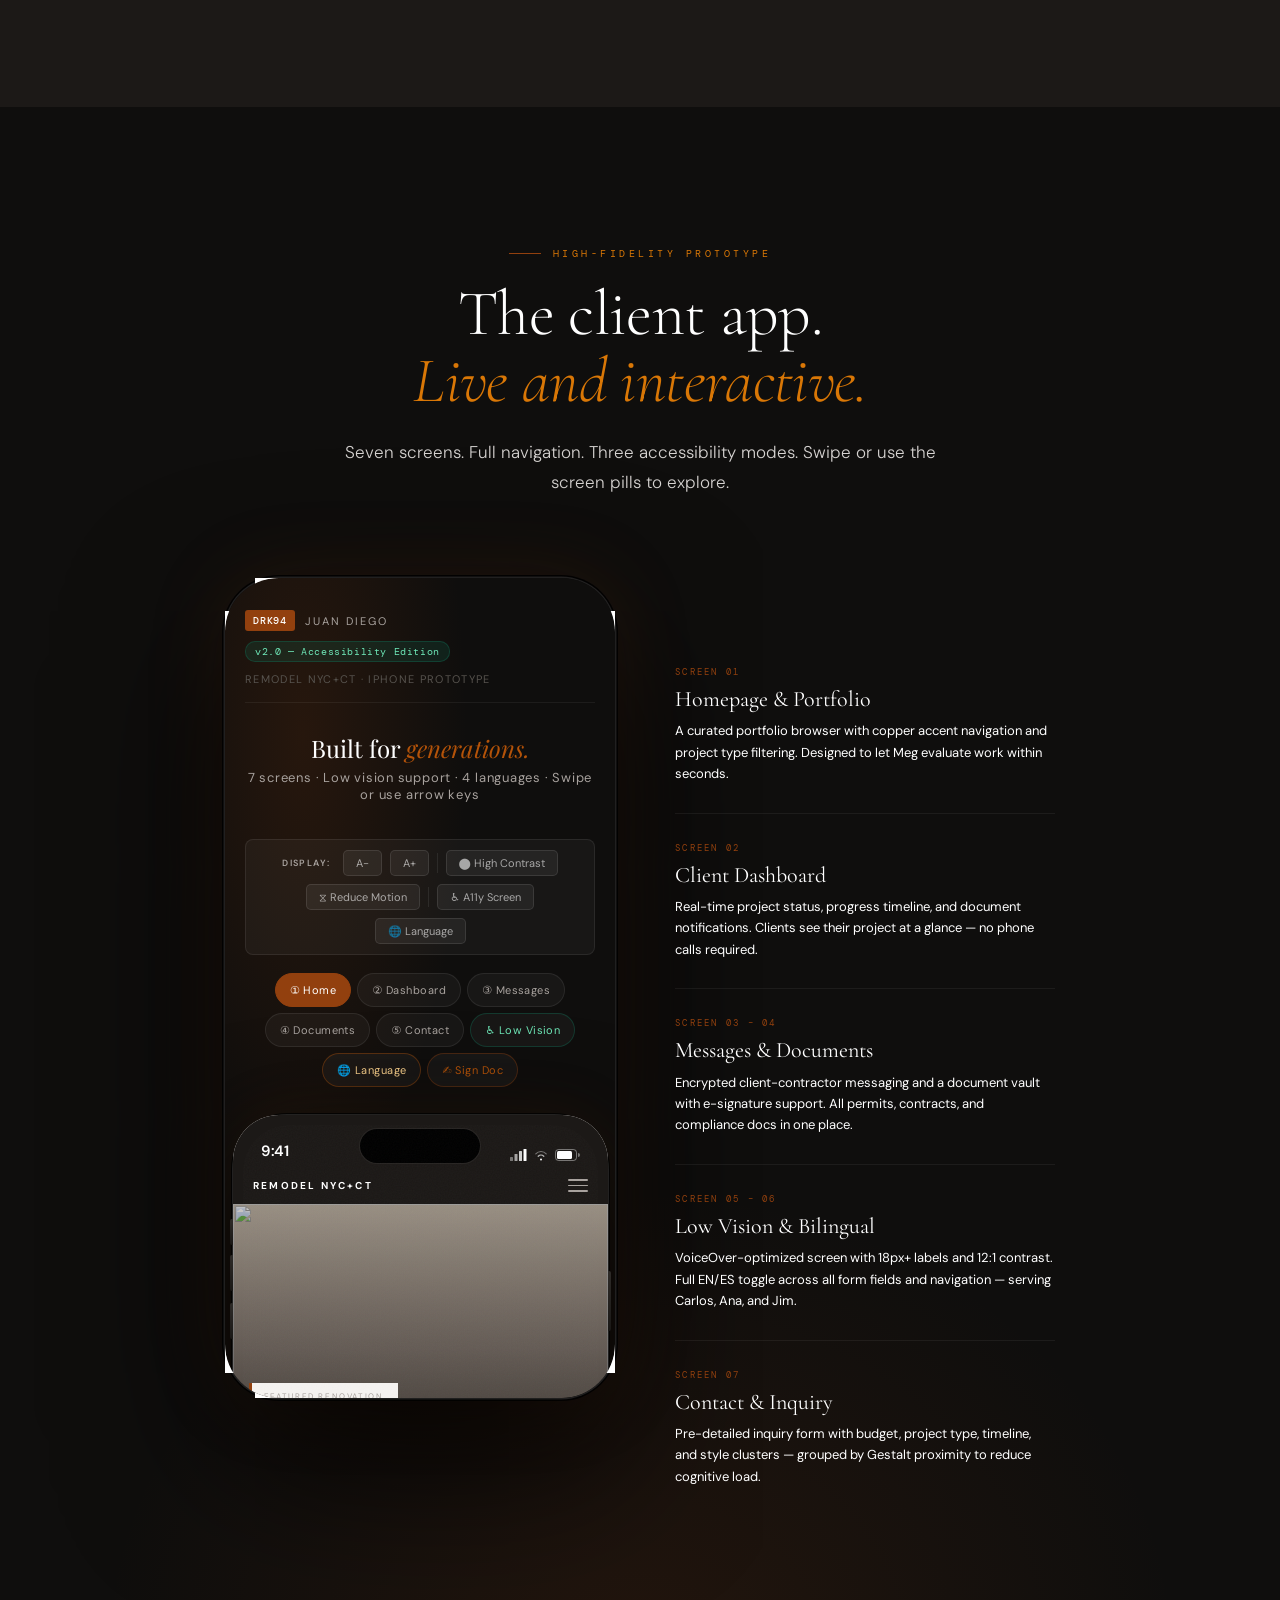
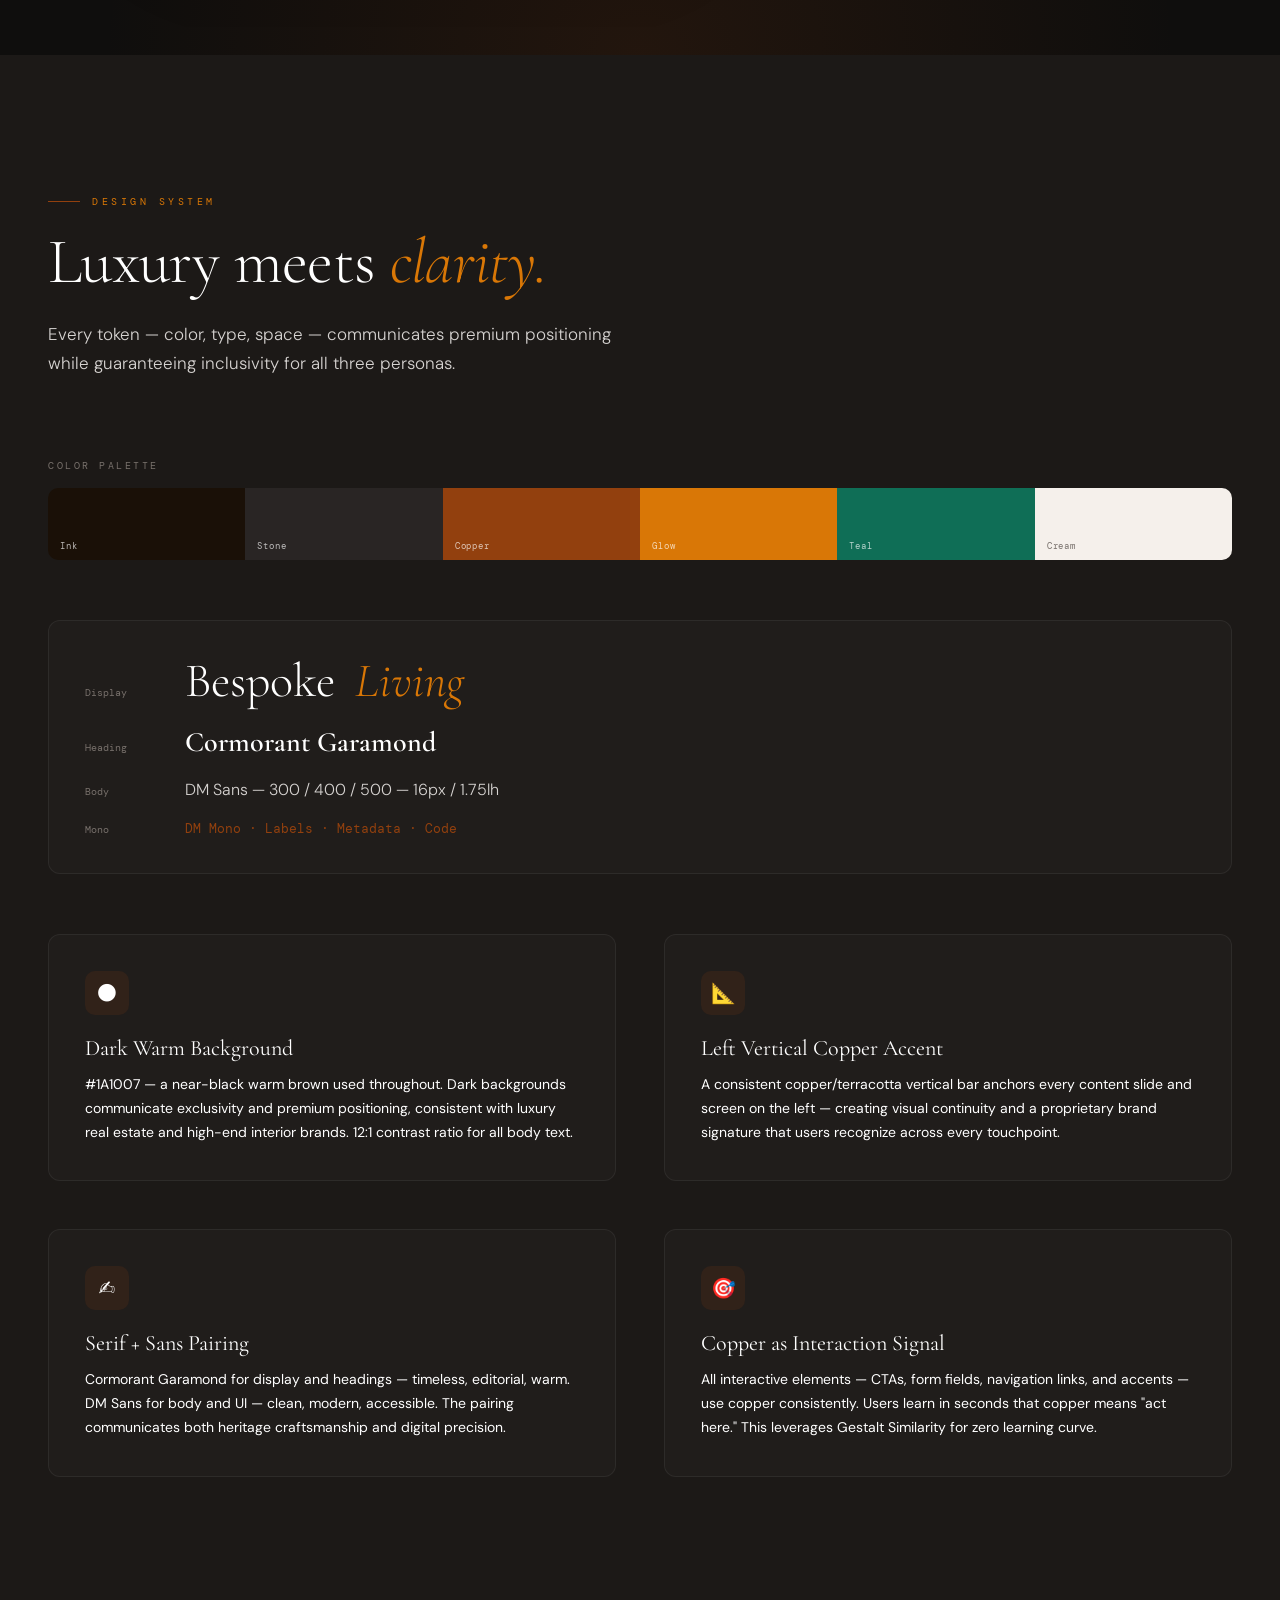
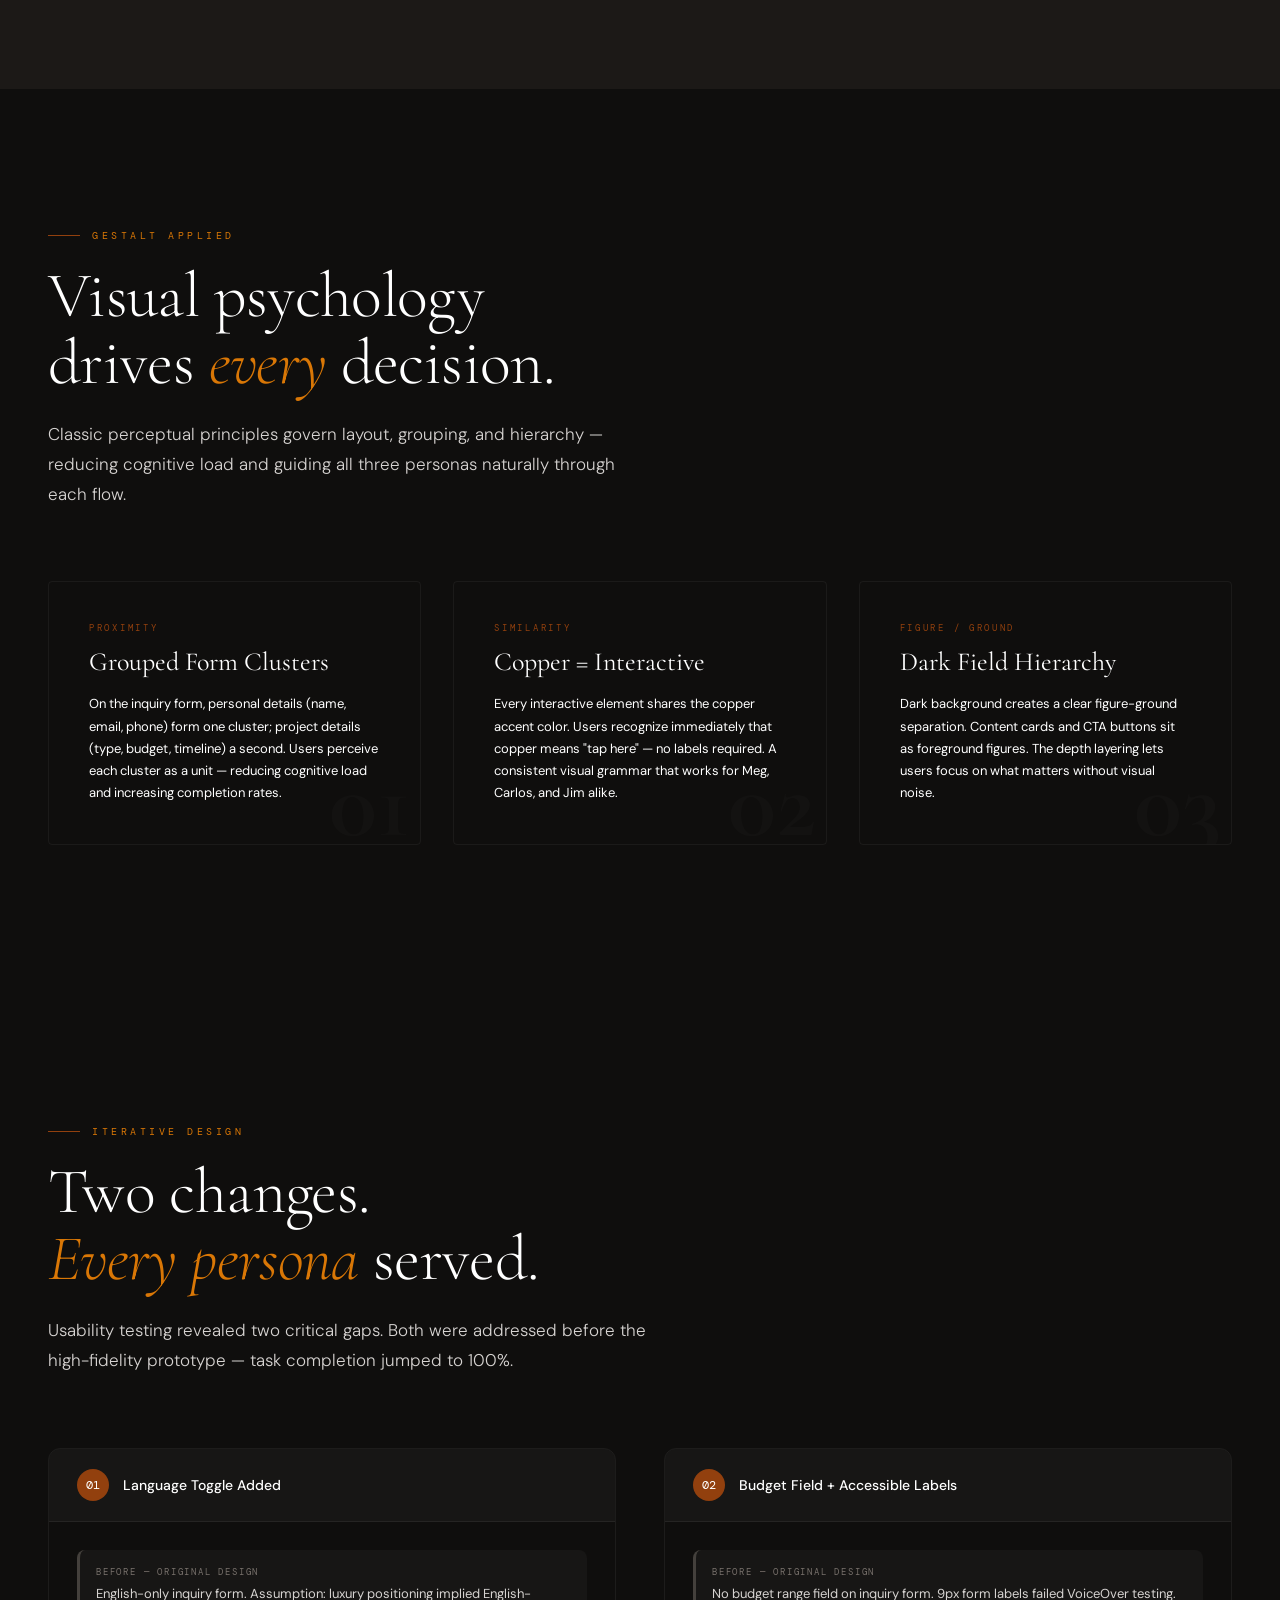
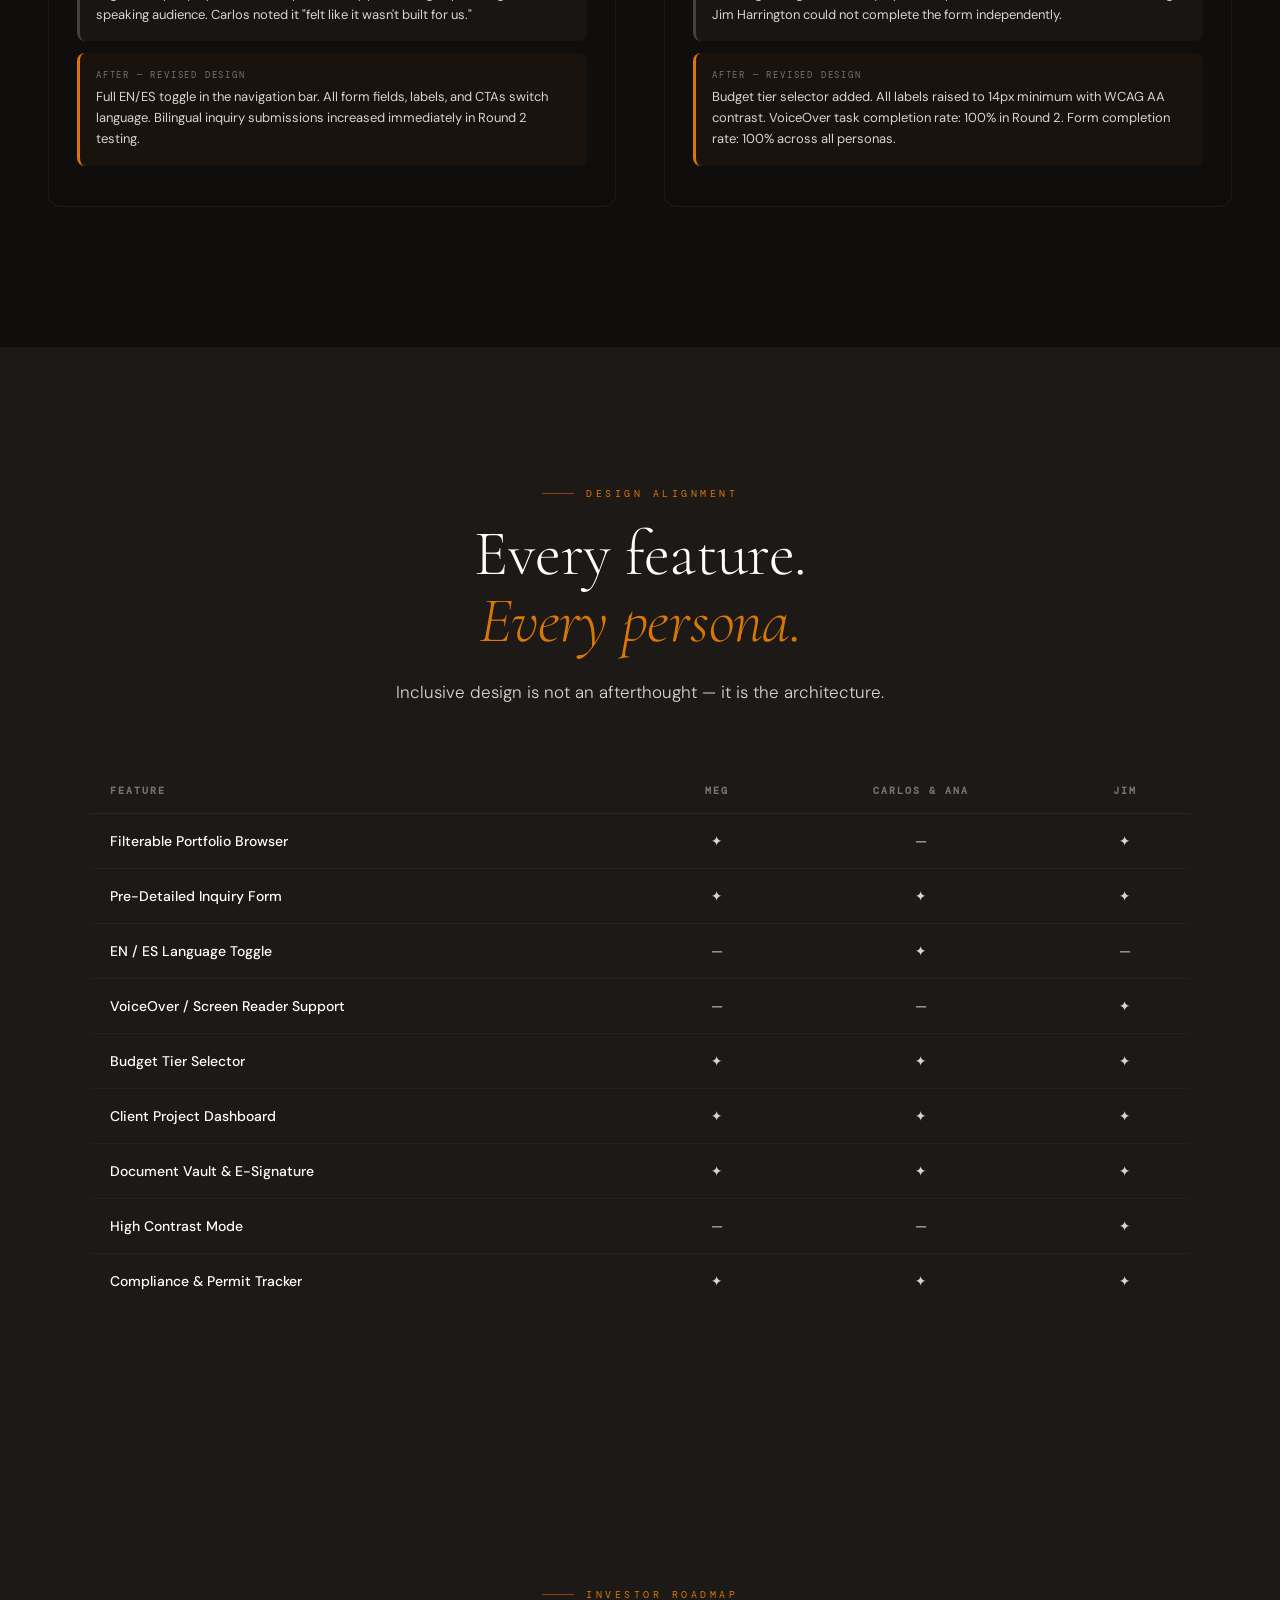
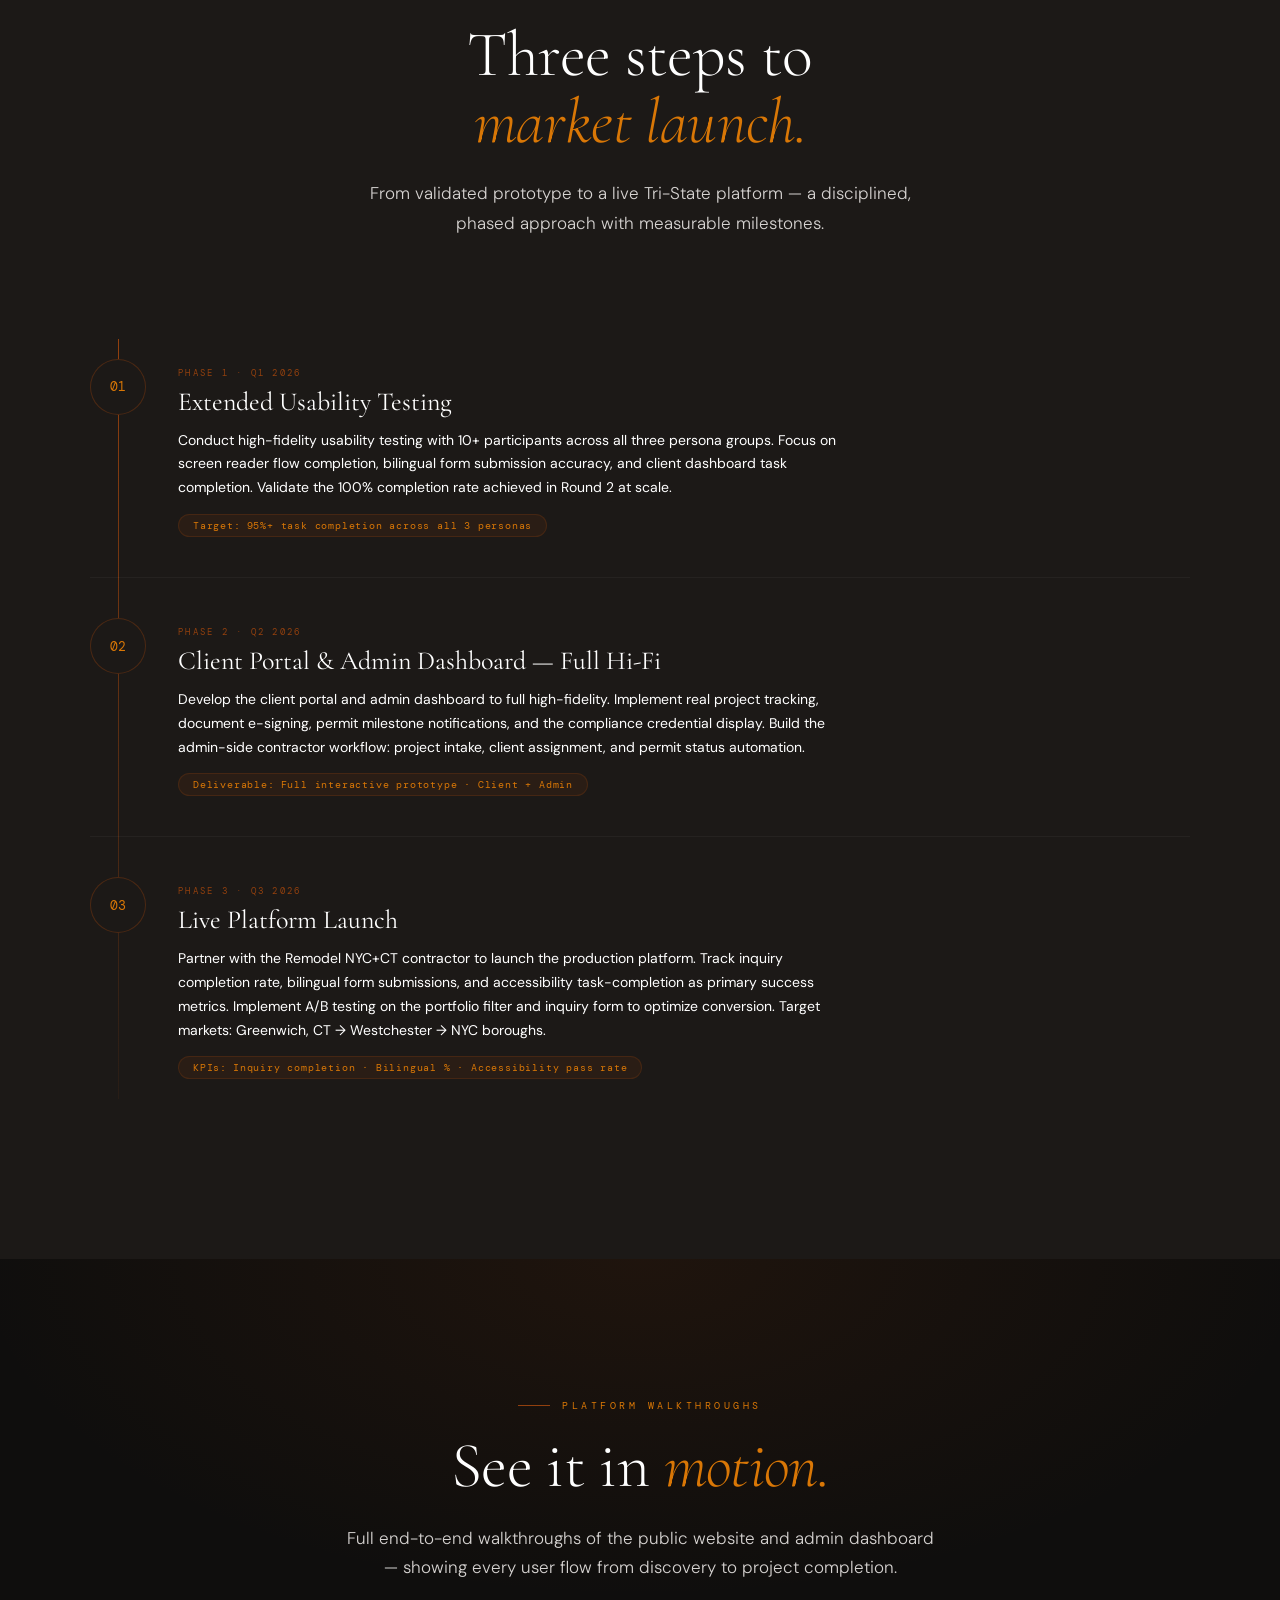
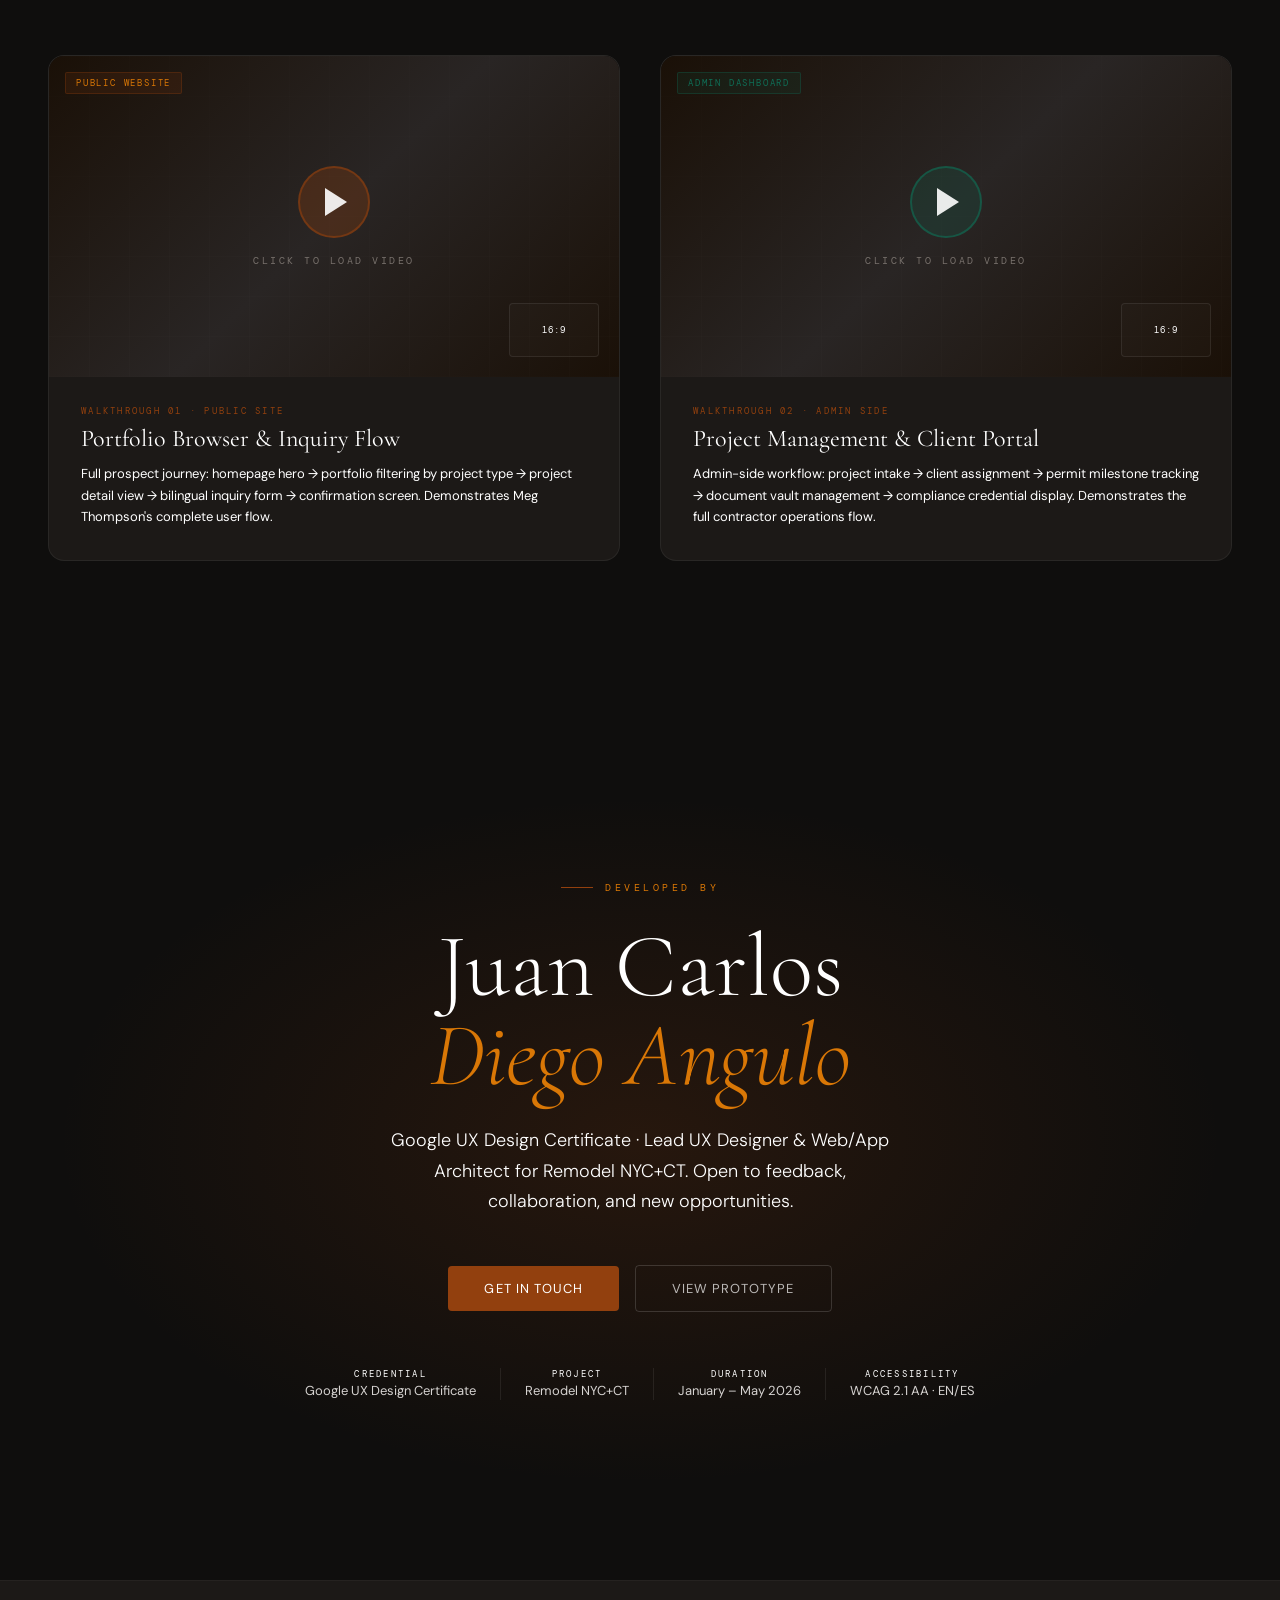
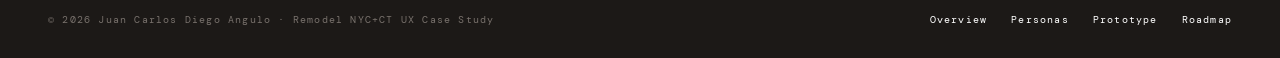
<file: remodel_casestudy.html>
<!DOCTYPE html>
<html lang="en">
<head>
<meta charset="UTF-8">
<meta name="viewport" content="width=device-width, initial-scale=1.0">
<title>Remodel NYC+CT — UX Case Study · Juan Carlos Diego Angulo</title>
<link rel="preconnect" href="https://fonts.googleapis.com">
<link rel="preconnect" href="https://fonts.gstatic.com" crossorigin>
<link href="https://fonts.googleapis.com/css2?family=Cormorant+Garamond:ital,wght@0,300;0,400;0,600;0,700;1,300;1,400;1,600&family=DM+Sans:wght@200;300;400;500;600&family=DM+Mono:wght@300;400;500&display=swap" rel="stylesheet">

<style>
/* ═══════════════════════════════════════════════════════════
   DESIGN TOKENS — Remodel NYC+CT Brand System
═══════════════════════════════════════════════════════════ */
:root {
  --ink:        #0F0E0D;
  --ink-warm:   #1A1007;
  --copper:     #92400E;
  --copper-lt:  #B45309;
  --copper-glow:#D97706;
  --copper-pale:#FAEEDA;
  --stone-900:  #1C1917;
  --stone-700:  #44403C;
  --stone-500:  #78716C;
  --stone-300:  #D6D3D1;
  --stone-100:  #F5F0EB;
  --cream:      #FAF7F2;
  --white:      #FFFFFF;
  --teal:       #0F6E56;
  --serif:      'Cormorant Garamond', Georgia, serif;
  --sans:       'DM Sans', system-ui, sans-serif;
  --mono:       'DM Mono', monospace;
  --ease-out:   cubic-bezier(0.22, 1, 0.36, 1);
}

@media (prefers-reduced-motion: reduce) {
  *, *::before, *::after {
    animation-duration: 0.01ms !important;
    transition-duration: 0.01ms !important;
    scroll-behavior: auto !important;
  }
}

/* ═══════════════════════════════════════════════════════════
   RESET & BASE
═══════════════════════════════════════════════════════════ */
*, *::before, *::after { box-sizing: border-box; margin: 0; padding: 0; }
html { scroll-behavior: smooth; font-size: 16px; }
body {
  font-family: var(--sans);
  background: var(--ink);
  color: var(--white);
  overflow-x: hidden;
  -webkit-font-smoothing: antialiased;
  cursor: default;
}

/* ═══════════════════════════════════════════════════════════
   CUSTOM CURSOR
═══════════════════════════════════════════════════════════ */
.cursor {
  width: 10px; height: 10px;
  background: var(--copper-glow);
  border-radius: 50%;
  position: fixed; top: 0; left: 0;
  pointer-events: none; z-index: 9999;
  transform: translate(-50%, -50%);
  transition: width 0.3s var(--ease-out), height 0.3s var(--ease-out), opacity 0.3s;
  mix-blend-mode: screen;
}
.cursor.expanded { width: 40px; height: 40px; opacity: 0.4; }

/* ═══════════════════════════════════════════════════════════
   NAVIGATION
═══════════════════════════════════════════════════════════ */
.nav {
  position: fixed; top: 0; left: 0; right: 0; z-index: 1000;
  display: flex; align-items: center; justify-content: space-between;
  padding: 0 48px;
  height: 64px;
  background: rgba(15,14,13,0.7);
  backdrop-filter: blur(20px) saturate(1.6);
  border-bottom: 1px solid rgba(255,255,255,0.04);
  transition: background 0.4s;
}
.nav-logo {
  display: flex; align-items: center; gap: 12px;
  font-family: var(--mono); font-size: 11px; letter-spacing: 0.2em;
  text-transform: uppercase; color: rgba(255,255,255,0.5);
}
.nav-logo-mark {
  width: 28px; height: 28px;
  border: 1.5px solid var(--copper);
  border-radius: 4px;
  display: flex; align-items: center; justify-content: center;
  font-family: var(--serif); font-size: 14px; color: var(--copper-glow);
}
.nav-links {
  display: flex; gap: 36px; list-style: none;
}
.nav-links a {
  font-size: 12px; letter-spacing: 0.1em; text-transform: uppercase;
  color: rgba(255,255,255,0.45); text-decoration: none;
  transition: color 0.25s;
}
.nav-links a:hover { color: var(--copper-glow); }
.nav-cta {
  background: transparent; border: 1px solid rgba(146,64,14,0.5);
  color: var(--copper-glow); font-family: var(--mono);
  font-size: 11px; letter-spacing: 0.12em; text-transform: uppercase;
  padding: 8px 20px; border-radius: 3px; cursor: pointer;
  transition: all 0.25s;
}
.nav-cta:hover { background: var(--copper); border-color: var(--copper); color: #fff; }

/* ═══════════════════════════════════════════════════════════
   HERO SECTION
═══════════════════════════════════════════════════════════ */
.hero {
  min-height: 100vh;
  display: flex; flex-direction: column;
  align-items: center; justify-content: center;
  position: relative; overflow: hidden;
  padding: 120px 48px 80px;
  text-align: center;
}

/* Ambient background mesh */
.hero::before {
  content: '';
  position: absolute; inset: 0;
  background:
    radial-gradient(ellipse 80% 60% at 50% 0%, rgba(146,64,14,0.22) 0%, transparent 60%),
    radial-gradient(ellipse 60% 40% at 80% 80%, rgba(15,110,86,0.08) 0%, transparent 50%),
    radial-gradient(ellipse 40% 50% at 10% 50%, rgba(146,64,14,0.06) 0%, transparent 50%);
  pointer-events: none;
}

/* Animated grid overlay */
.hero::after {
  content: '';
  position: absolute; inset: 0;
  background-image:
    linear-gradient(rgba(255,255,255,0.02) 1px, transparent 1px),
    linear-gradient(90deg, rgba(255,255,255,0.02) 1px, transparent 1px);
  background-size: 60px 60px;
  mask-image: radial-gradient(ellipse 80% 80% at 50% 50%, black 20%, transparent 80%);
  pointer-events: none;
}

.hero-eyebrow {
  font-family: var(--mono); font-size: 11px; letter-spacing: 0.3em;
  text-transform: uppercase; color: var(--copper-glow);
  margin-bottom: 28px;
  opacity: 0; animation: fadeUp 1s var(--ease-out) 0.2s forwards;
}
.hero-title {
  font-family: var(--serif);
  font-size: clamp(52px, 8vw, 110px);
  font-weight: 300; line-height: 0.95;
  letter-spacing: -0.02em;
  margin-bottom: 32px;
  opacity: 0; animation: fadeUp 1s var(--ease-out) 0.4s forwards;
}
.hero-title em { font-style: italic; color: var(--copper-glow); }
.hero-title .line2 { display: block; font-weight: 600; }
.hero-sub {
  font-size: 17px; font-weight: 300; color: var(--stone-300);
  max-width: 560px; line-height: 1.7; margin-bottom: 48px;
  opacity: 0; animation: fadeUp 1s var(--ease-out) 0.6s forwards;
}
.hero-badges {
  display: flex; gap: 12px; flex-wrap: wrap; justify-content: center;
  margin-bottom: 56px;
  opacity: 0; animation: fadeUp 1s var(--ease-out) 0.75s forwards;
}
.badge {
  display: inline-flex; align-items: center; gap: 6px;
  background: rgba(255,255,255,0.04);
  border: 1px solid rgba(255,255,255,0.08);
  border-radius: 20px; padding: 6px 16px;
  font-size: 11px; letter-spacing: 0.1em;
  text-transform: uppercase; color: var(--stone-300);
}
.badge-dot { width: 5px; height: 5px; border-radius: 50%; background: var(--copper-glow); }
.hero-ctas {
  display: flex; gap: 16px; justify-content: center;
  opacity: 0; animation: fadeUp 1s var(--ease-out) 0.9s forwards;
}
.btn-primary {
  background: var(--copper); color: #fff;
  padding: 14px 36px; border-radius: 4px;
  font-size: 13px; letter-spacing: 0.08em;
  text-transform: uppercase; text-decoration: none;
  transition: background 0.25s, transform 0.2s;
  display: inline-block;
}
.btn-primary:hover { background: var(--copper-lt); transform: translateY(-1px); }
.btn-ghost {
  background: transparent; color: rgba(255,255,255,0.7);
  padding: 14px 36px; border-radius: 4px;
  border: 1px solid rgba(255,255,255,0.15);
  font-size: 13px; letter-spacing: 0.08em;
  text-transform: uppercase; text-decoration: none;
  transition: border-color 0.25s, color 0.25s;
  display: inline-block;
}
.btn-ghost:hover { border-color: var(--copper-glow); color: var(--copper-glow); }

/* Scroll indicator */
.scroll-cue {
  position: absolute; bottom: 36px; left: 50%; transform: translateX(-50%);
  display: flex; flex-direction: column; align-items: center; gap: 8px;
  opacity: 0; animation: fadeUp 1s var(--ease-out) 1.2s forwards;
}
.scroll-cue span {
  font-family: var(--mono); font-size: 9px; letter-spacing: 0.25em;
  text-transform: uppercase; color: var(--stone-500);
}
.scroll-line {
  width: 1px; height: 48px;
  background: linear-gradient(to bottom, var(--copper), transparent);
  animation: scrollPulse 2s ease-in-out infinite;
}

/* ═══════════════════════════════════════════════════════════
   SECTION SYSTEM
═══════════════════════════════════════════════════════════ */
section { position: relative; }

.section-label {
  font-family: var(--mono); font-size: 10px; letter-spacing: 0.35em;
  text-transform: uppercase; color: var(--copper-glow);
  display: flex; align-items: center; gap: 12px;
  margin-bottom: 20px;
}
.section-label::before {
  content: ''; width: 32px; height: 1px; background: var(--copper);
}

.section-title {
  font-family: var(--serif);
  font-size: clamp(36px, 5vw, 64px);
  font-weight: 300; line-height: 1.05; letter-spacing: -0.01em;
  margin-bottom: 24px;
}
.section-title em { font-style: italic; color: var(--copper-glow); }
.section-title strong { font-weight: 600; }

.section-body {
  font-size: 17px; font-weight: 300; color: var(--stone-300);
  line-height: 1.75; max-width: 600px;
}

/* Reveal animation triggered by IntersectionObserver */
.reveal {
  opacity: 0; transform: translateY(40px);
  transition: opacity 0.9s var(--ease-out), transform 0.9s var(--ease-out);
}
.reveal.visible { opacity: 1; transform: translateY(0); }
.reveal-delay-1 { transition-delay: 0.1s; }
.reveal-delay-2 { transition-delay: 0.2s; }
.reveal-delay-3 { transition-delay: 0.3s; }
.reveal-delay-4 { transition-delay: 0.4s; }
.reveal-delay-5 { transition-delay: 0.5s; }

/* ═══════════════════════════════════════════════════════════
   OVERVIEW — STATS STRIP
═══════════════════════════════════════════════════════════ */
.stats-strip {
  background: var(--stone-900);
  border-top: 1px solid rgba(255,255,255,0.04);
  border-bottom: 1px solid rgba(255,255,255,0.04);
  padding: 0;
  overflow: hidden;
}
.stats-inner {
  display: grid; grid-template-columns: repeat(4, 1fr);
  max-width: 1200px; margin: 0 auto;
}
.stat-item {
  padding: 48px 40px;
  border-right: 1px solid rgba(255,255,255,0.06);
  text-align: center;
  position: relative;
  transition: background 0.3s;
}
.stat-item:last-child { border-right: none; }
.stat-item:hover { background: rgba(146,64,14,0.05); }
.stat-num {
  font-family: var(--serif); font-size: 56px; font-weight: 300;
  color: var(--copper-glow); line-height: 1;
  margin-bottom: 8px;
}
.stat-num sup { font-size: 28px; }
.stat-label {
  font-size: 11px; letter-spacing: 0.15em; text-transform: uppercase;
  color: var(--stone-500);
}

/* ═══════════════════════════════════════════════════════════
   PRODUCT OVERVIEW SECTION
═══════════════════════════════════════════════════════════ */
.overview {
  padding: 140px 48px;
  max-width: 1200px; margin: 0 auto;
  display: grid; grid-template-columns: 1fr 1fr; gap: 100px; align-items: center;
}
.overview-visual {
  position: relative;
}
.overview-frame {
  background: var(--stone-900);
  border: 1px solid rgba(255,255,255,0.06);
  border-radius: 16px; padding: 32px;
  position: relative; overflow: hidden;
}
.overview-frame::before {
  content: '';
  position: absolute; top: 0; left: 0; right: 0; height: 3px;
  background: linear-gradient(90deg, var(--copper), var(--copper-glow), transparent);
}
.platform-tag {
  font-family: var(--mono); font-size: 9px; letter-spacing: 0.2em;
  text-transform: uppercase; color: var(--copper-glow);
  background: rgba(146,64,14,0.15); border: 1px solid rgba(146,64,14,0.3);
  display: inline-block; padding: 4px 10px; border-radius: 2px;
  margin-bottom: 20px;
}
.platform-list {
  list-style: none; display: flex; flex-direction: column; gap: 0;
}
.platform-list li {
  display: flex; align-items: center; gap: 16px;
  padding: 16px 0;
  border-bottom: 1px solid rgba(255,255,255,0.05);
  font-size: 14px; color: var(--stone-300);
  transition: color 0.2s;
}
.platform-list li:last-child { border-bottom: none; }
.platform-list li:hover { color: #fff; }
.p-icon {
  width: 36px; height: 36px; border-radius: 8px;
  background: rgba(146,64,14,0.15);
  display: flex; align-items: center; justify-content: center;
  font-size: 16px; flex-shrink: 0;
}
.p-name { font-weight: 500; font-size: 13px; color: #fff; }
.p-desc { font-size: 11px; color: var(--stone-500); }

/* ═══════════════════════════════════════════════════════════
   USER PROFILES — PERSONA CARDS
═══════════════════════════════════════════════════════════ */
.personas-section {
  background: var(--stone-900);
  padding: 140px 48px;
}
.personas-inner { max-width: 1200px; margin: 0 auto; }
.personas-header { text-align: center; margin-bottom: 80px; }
.personas-grid {
  display: grid; grid-template-columns: repeat(3, 1fr); gap: 2px;
}
.persona-card {
  background: rgba(255,255,255,0.02);
  border: 1px solid rgba(255,255,255,0.05);
  padding: 48px 36px;
  position: relative; overflow: hidden;
  transition: background 0.35s, border-color 0.35s, transform 0.35s var(--ease-out);
  cursor: default;
}
.persona-card::before {
  content: ''; position: absolute; top: 0; left: 0; width: 3px; height: 0;
  background: var(--copper);
  transition: height 0.5s var(--ease-out);
}
.persona-card:hover { background: rgba(146,64,14,0.06); border-color: rgba(146,64,14,0.25); }
.persona-card:hover::before { height: 100%; }
.persona-card:hover { transform: translateY(-4px); }

.persona-num {
  font-family: var(--serif); font-size: 72px; font-weight: 300;
  color: rgba(255,255,255,0.04); line-height: 1;
  position: absolute; top: 16px; right: 24px;
}
.persona-tag {
  font-family: var(--mono); font-size: 9px; letter-spacing: 0.25em;
  text-transform: uppercase; color: var(--copper-glow);
  margin-bottom: 20px;
}
.persona-name {
  font-family: var(--serif); font-size: 28px; font-weight: 400;
  margin-bottom: 6px; line-height: 1.1;
}
.persona-role {
  font-size: 12px; color: var(--stone-500); margin-bottom: 28px;
  letter-spacing: 0.05em;
}
.persona-needs {
  list-style: none; display: flex; flex-direction: column; gap: 12px;
  margin-bottom: 28px;
}
.persona-needs li {
  display: flex; gap: 10px; font-size: 13px; color: var(--stone-300);
  line-height: 1.5;
}
.persona-needs li::before {
  content: '→'; color: var(--copper-glow); flex-shrink: 0;
  font-size: 12px; margin-top: 2px;
}
.persona-pain {
  background: rgba(255,255,255,0.03);
  border-radius: 6px; padding: 14px 16px;
  font-size: 12px; font-style: italic; color: var(--stone-500);
  border-left: 2px solid rgba(146,64,14,0.4);
  line-height: 1.6;
}

/* ═══════════════════════════════════════════════════════════
   PROTOTYPE SHOWCASE
═══════════════════════════════════════════════════════════ */
.prototype-section {
  padding: 140px 48px;
  position: relative; overflow: hidden;
}
.prototype-section::before {
  content: '';
  position: absolute; inset: 0;
  background:
    radial-gradient(ellipse 70% 50% at 50% 100%, rgba(146,64,14,0.15) 0%, transparent 60%);
  pointer-events: none;
}
.prototype-inner {
  max-width: 1200px; margin: 0 auto;
}
.prototype-header { text-align: center; margin-bottom: 80px; }

/* The main phone embed container */
.prototype-stage {
  display: flex; justify-content: center; align-items: flex-start;
  gap: 60px; flex-wrap: wrap;
}
.prototype-embed-wrap {
  position: relative;
  flex-shrink: 0;
}
.proto-glow {
  position: absolute; inset: -40px;
  background: radial-gradient(ellipse 60% 50% at 50% 50%, rgba(146,64,14,0.25), transparent 70%);
  pointer-events: none; z-index: -1;
}
.prototype-iframe-shell {
  width: 390px; height: 820px;
  border-radius: 54px;
  overflow: hidden;
  box-shadow:
    0 0 0 1.5px rgba(255,255,255,0.12),
    0 0 0 3px rgba(0,0,0,0.9),
    0 60px 160px rgba(0,0,0,0.9),
    0 0 80px rgba(146,64,14,0.2),
    inset 0 1px 0 rgba(255,255,255,0.08);
  background: #000;
  position: relative;
}
.prototype-iframe-shell iframe {
  width: 100%; height: 100%;
  border: none; display: block;
  border-radius: 52px;
}

.prototype-sidebar {
  max-width: 380px;
  display: flex; flex-direction: column;
  justify-content: center; gap: 0;
  padding-top: 60px;
}
.proto-feature {
  padding: 28px 0;
  border-bottom: 1px solid rgba(255,255,255,0.06);
  transition: padding-left 0.3s var(--ease-out);
  cursor: default;
}
.proto-feature:last-child { border-bottom: none; }
.proto-feature:hover { padding-left: 12px; }
.proto-feat-label {
  font-family: var(--mono); font-size: 9px; letter-spacing: 0.25em;
  text-transform: uppercase; color: var(--copper);
  margin-bottom: 8px;
}
.proto-feat-title {
  font-family: var(--serif); font-size: 22px; font-weight: 400;
  margin-bottom: 8px; line-height: 1.2;
}
.proto-feat-body {
  font-size: 13px; color: var(--stone-400); line-height: 1.65;
}

/* ═══════════════════════════════════════════════════════════
   DESIGN SYSTEM SECTION
═══════════════════════════════════════════════════════════ */
.design-section {
  background: var(--stone-900);
  padding: 140px 48px;
}
.design-inner { max-width: 1200px; margin: 0 auto; }
.design-header { margin-bottom: 80px; }

.design-grid {
  display: grid; grid-template-columns: repeat(2, 1fr); gap: 48px;
  margin-bottom: 72px;
}
.design-card {
  background: rgba(255,255,255,0.02);
  border: 1px solid rgba(255,255,255,0.06);
  border-radius: 12px; padding: 36px;
  transition: border-color 0.3s, background 0.3s;
}
.design-card:hover {
  background: rgba(146,64,14,0.05);
  border-color: rgba(146,64,14,0.2);
}
.design-card-icon {
  width: 44px; height: 44px; border-radius: 10px;
  background: rgba(146,64,14,0.15);
  display: flex; align-items: center; justify-content: center;
  font-size: 20px; margin-bottom: 20px;
}
.design-card-title {
  font-family: var(--serif); font-size: 22px;
  margin-bottom: 12px; font-weight: 400;
}
.design-card-body {
  font-size: 14px; color: var(--stone-400); line-height: 1.7;
}

/* Color swatches */
.swatch-row {
  display: flex; gap: 0; border-radius: 10px; overflow: hidden;
  height: 72px; margin-bottom: 20px;
}
.swatch {
  flex: 1; display: flex; align-items: flex-end;
  padding: 8px 12px; transition: flex 0.4s var(--ease-out);
  cursor: pointer;
}
.swatch:hover { flex: 2.5; }
.swatch-label {
  font-family: var(--mono); font-size: 9px; letter-spacing: 0.1em;
  color: rgba(255,255,255,0.7);
}

/* Type specimen */
.type-specimen {
  display: flex; flex-direction: column; gap: 20px;
  border: 1px solid rgba(255,255,255,0.06);
  border-radius: 12px; padding: 36px;
  background: rgba(255,255,255,0.02);
}
.type-row { display: flex; align-items: baseline; gap: 20px; }
.type-name { font-family: var(--mono); font-size: 10px; color: var(--stone-500); width: 80px; flex-shrink: 0; }
.t-display { font-family: var(--serif); font-size: 48px; font-weight: 300; color: #fff; line-height: 1; }
.t-display-i { font-family: var(--serif); font-size: 48px; font-weight: 300; font-style: italic; color: var(--copper-glow); line-height: 1; }
.t-heading { font-family: var(--serif); font-size: 28px; font-weight: 600; color: #fff; }
.t-body { font-family: var(--sans); font-size: 16px; font-weight: 300; color: var(--stone-300); }
.t-mono { font-family: var(--mono); font-size: 13px; color: var(--copper); }

/* ═══════════════════════════════════════════════════════════
   GESTALT / DESIGN PRINCIPLES SECTION
═══════════════════════════════════════════════════════════ */
.principles-section {
  padding: 140px 48px;
}
.principles-inner { max-width: 1200px; margin: 0 auto; }

.principles-scroll {
  display: grid; grid-template-columns: repeat(3, 1fr); gap: 32px;
  margin-top: 72px;
}
.principle-block {
  position: relative; padding: 40px;
  border: 1px solid rgba(255,255,255,0.05);
  border-radius: 4px;
  overflow: hidden;
  transition: border-color 0.3s, transform 0.3s var(--ease-out);
}
.principle-block:hover {
  border-color: rgba(146,64,14,0.3);
  transform: translateY(-6px);
}
.principle-bg-num {
  position: absolute; bottom: -10px; right: 10px;
  font-family: var(--serif); font-size: 100px; font-weight: 700;
  color: rgba(255,255,255,0.02); line-height: 1;
  pointer-events: none;
}
.principle-label {
  font-family: var(--mono); font-size: 9px; letter-spacing: 0.3em;
  text-transform: uppercase; color: var(--copper);
  margin-bottom: 12px;
}
.principle-title {
  font-family: var(--serif); font-size: 26px; font-weight: 400;
  margin-bottom: 16px;
}
.principle-body {
  font-size: 13px; color: var(--stone-400); line-height: 1.7;
}

/* ═══════════════════════════════════════════════════════════
   NEXT STEPS
═══════════════════════════════════════════════════════════ */
.nextsteps-section {
  background: var(--stone-900);
  padding: 140px 48px;
}
.nextsteps-inner { max-width: 1100px; margin: 0 auto; }
.nextsteps-header { text-align: center; margin-bottom: 80px; }

.steps-timeline {
  display: flex; flex-direction: column; gap: 0;
  position: relative;
}
.steps-timeline::before {
  content: '';
  position: absolute; left: 28px; top: 20px; bottom: 20px;
  width: 1px; background: linear-gradient(to bottom, var(--copper), rgba(146,64,14,0.1));
}
.step-row {
  display: grid; grid-template-columns: 56px 1fr;
  gap: 32px; padding: 40px 0;
  border-bottom: 1px solid rgba(255,255,255,0.04);
  align-items: start;
  transition: background 0.3s;
}
.step-row:last-child { border-bottom: none; }
.step-row:hover { background: rgba(146,64,14,0.03); margin: 0 -48px; padding-left: 48px; padding-right: 48px; }
.step-num {
  width: 56px; height: 56px; border-radius: 50%;
  border: 1px solid rgba(146,64,14,0.4);
  display: flex; align-items: center; justify-content: center;
  font-family: var(--mono); font-size: 13px; color: var(--copper-glow);
  background: var(--stone-900);
  position: relative; z-index: 1; flex-shrink: 0;
}
.step-content { padding-top: 8px; }
.step-tag {
  font-family: var(--mono); font-size: 9px; letter-spacing: 0.25em;
  text-transform: uppercase; color: var(--copper);
  margin-bottom: 8px;
}
.step-title {
  font-family: var(--serif); font-size: 26px; font-weight: 400;
  margin-bottom: 12px; line-height: 1.15;
}
.step-body {
  font-size: 14px; color: var(--stone-400); line-height: 1.7;
  max-width: 680px;
}
.step-metric {
  display: inline-flex; align-items: center; gap: 6px;
  margin-top: 14px;
  background: rgba(146,64,14,0.12);
  border: 1px solid rgba(146,64,14,0.25);
  border-radius: 20px; padding: 4px 14px;
  font-family: var(--mono); font-size: 10px; color: var(--copper-glow);
  letter-spacing: 0.08em;
}

/* ═══════════════════════════════════════════════════════════
   ITERATIVE DESIGN — CHANGE LOG
═══════════════════════════════════════════════════════════ */
.changes-section {
  padding: 140px 48px;
}
.changes-inner { max-width: 1200px; margin: 0 auto; }

.changes-cols {
  display: grid; grid-template-columns: 1fr 1fr; gap: 48px;
  margin-top: 72px;
}
.change-block {
  border: 1px solid rgba(255,255,255,0.06);
  border-radius: 12px; overflow: hidden;
}
.change-header {
  background: rgba(255,255,255,0.03);
  padding: 20px 28px;
  border-bottom: 1px solid rgba(255,255,255,0.06);
  display: flex; align-items: center; gap: 14px;
}
.change-num {
  width: 32px; height: 32px; border-radius: 50%;
  background: var(--copper); color: #fff;
  display: flex; align-items: center; justify-content: center;
  font-family: var(--mono); font-size: 12px; flex-shrink: 0;
}
.change-head-title { font-size: 14px; font-weight: 500; }
.change-body { padding: 28px; }
.change-before, .change-after {
  padding: 16px; border-radius: 8px; margin-bottom: 12px;
}
.change-before {
  background: rgba(255,255,255,0.03);
  border-left: 3px solid var(--stone-700);
}
.change-after {
  background: rgba(146,64,14,0.08);
  border-left: 3px solid var(--copper-glow);
}
.change-label {
  font-family: var(--mono); font-size: 9px; letter-spacing: 0.2em;
  text-transform: uppercase; color: var(--stone-500); margin-bottom: 6px;
}
.change-text { font-size: 13px; color: var(--stone-300); line-height: 1.6; }

/* ═══════════════════════════════════════════════════════════
   FEATURE MATRIX
═══════════════════════════════════════════════════════════ */
.matrix-section {
  background: var(--stone-900);
  padding: 140px 48px;
}
.matrix-inner { max-width: 1100px; margin: 0 auto; }

.matrix-table {
  width: 100%; border-collapse: collapse;
  margin-top: 60px;
}
.matrix-table th {
  text-align: center; padding: 16px 20px;
  font-family: var(--mono); font-size: 10px; letter-spacing: 0.2em;
  text-transform: uppercase; color: var(--stone-500);
  border-bottom: 1px solid rgba(255,255,255,0.06);
}
.matrix-table th:first-child { text-align: left; }
.matrix-table td {
  padding: 18px 20px;
  border-bottom: 1px solid rgba(255,255,255,0.04);
  font-size: 14px; color: var(--stone-300);
}
.matrix-table td:first-child {
  font-weight: 500; color: #fff;
}
.matrix-table tr:hover td { background: rgba(146,64,14,0.04); }
.matrix-table tbody tr:last-child td { border-bottom: none; }
.check { color: var(--copper-glow); text-align: center; font-size: 18px; }
.dash { color: var(--stone-700); text-align: center; }

/* ═══════════════════════════════════════════════════════════
   CLOSING / CONTACT
═══════════════════════════════════════════════════════════ */
.closing-section {
  padding: 180px 48px;
  text-align: center; position: relative; overflow: hidden;
}
.closing-section::before {
  content: '';
  position: absolute; inset: 0;
  background:
    radial-gradient(ellipse 70% 60% at 50% 50%, rgba(146,64,14,0.18) 0%, transparent 65%);
  pointer-events: none;
}
.closing-title {
  font-family: var(--serif);
  font-size: clamp(48px, 7vw, 96px);
  font-weight: 300; line-height: 1;
  margin-bottom: 24px;
}
.closing-title em { font-style: italic; color: var(--copper-glow); }
.closing-sub {
  font-size: 18px; font-weight: 300; color: var(--stone-400);
  max-width: 500px; margin: 0 auto 48px; line-height: 1.7;
}
.closing-meta {
  display: flex; align-items: center; justify-content: center;
  gap: 24px; flex-wrap: wrap;
  margin-top: 56px;
}
.meta-item {
  display: flex; flex-direction: column; gap: 2px; align-items: center;
}
.meta-label { font-family: var(--mono); font-size: 9px; letter-spacing: 0.25em; text-transform: uppercase; color: var(--stone-600); }
.meta-value { font-size: 13px; color: var(--stone-300); }
.meta-divider { width: 1px; height: 32px; background: rgba(255,255,255,0.08); }

/* ═══════════════════════════════════════════════════════════
   FOOTER
═══════════════════════════════════════════════════════════ */
footer {
  background: var(--stone-900);
  border-top: 1px solid rgba(255,255,255,0.04);
  padding: 32px 48px;
  display: flex; align-items: center; justify-content: space-between;
  flex-wrap: wrap; gap: 16px;
}
.footer-copy {
  font-family: var(--mono); font-size: 10px; letter-spacing: 0.12em;
  color: var(--stone-500);
}
.footer-links { display: flex; gap: 24px; }
.footer-links a {
  font-family: var(--mono); font-size: 10px; letter-spacing: 0.12em;
  color: var(--stone-600); text-decoration: none;
  transition: color 0.2s;
}
.footer-links a:hover { color: var(--copper-glow); }

/* ═══════════════════════════════════════════════════════════
   ANIMATIONS
═══════════════════════════════════════════════════════════ */
@keyframes fadeUp {
  from { opacity: 0; transform: translateY(32px); }
  to   { opacity: 1; transform: translateY(0); }
}
@keyframes scrollPulse {
  0%, 100% { opacity: 1; transform: scaleY(1); }
  50% { opacity: 0.3; transform: scaleY(0.7); }
}
@keyframes float {
  0%, 100% { transform: translateY(0); }
  50% { transform: translateY(-12px); }
}

/* ═══════════════════════════════════════════════════════════
   RESPONSIVE
═══════════════════════════════════════════════════════════ */
@media (max-width: 900px) {
  .nav-links { display: none; }
  .stats-inner { grid-template-columns: repeat(2, 1fr); }
  .overview { grid-template-columns: 1fr; gap: 60px; padding: 80px 28px; }
  .personas-grid { grid-template-columns: 1fr; }
  .prototype-stage { flex-direction: column; align-items: center; }
  .prototype-iframe-shell { width: 340px; height: 720px; }
  .prototype-iframe-shell iframe { border-radius: 44px; }
  .design-grid { grid-template-columns: 1fr; }
  .principles-scroll { grid-template-columns: 1fr; }
  .changes-cols { grid-template-columns: 1fr; }
  .nextsteps-header, .prototype-header, .personas-header { text-align: left; }
  .steps-timeline::before { display: none; }
  .hero { padding: 100px 28px 60px; }
  .personas-section, .design-section, .matrix-section, .nextsteps-section { padding: 80px 28px; }
  .prototype-section, .principles-section, .changes-section, .closing-section { padding: 80px 28px; }
  .nav { padding: 0 24px; }
  footer { padding: 24px 28px; }
}

/* ═══════════════════════════════════════════════════════════
   SCROLL-DRIVEN HORIZONTAL TICKER
═══════════════════════════════════════════════════════════ */
.ticker-wrap {
  overflow: hidden;
  border-top: 1px solid rgba(255,255,255,0.04);
  border-bottom: 1px solid rgba(255,255,255,0.04);
  padding: 16px 0;
  background: rgba(146,64,14,0.04);
}
.ticker-track {
  display: flex; gap: 0;
  animation: ticker 30s linear infinite;
  white-space: nowrap;
}
.ticker-track:hover { animation-play-state: paused; }
.ticker-item {
  display: inline-flex; align-items: center; gap: 20px;
  padding: 0 40px;
  font-family: var(--mono); font-size: 11px; letter-spacing: 0.2em;
  text-transform: uppercase; color: var(--stone-600);
}
.ticker-item .dot { color: var(--copper); font-size: 16px; }
@keyframes ticker {
  from { transform: translateX(0); }
  to   { transform: translateX(-50%); }
}

/* ── Persona Images ── */
.persona-avatar {
  width: 100%; height: 220px;
  object-fit: cover; object-position: center top;
  border-radius: 8px;
  margin-bottom: 24px;
  filter: grayscale(20%) contrast(1.05);
  transition: filter 0.4s, transform 0.4s var(--ease-out);
  display: block;
}
.persona-card:hover .persona-avatar {
  filter: grayscale(0%) contrast(1.1);
  transform: scale(1.02);
}


/* ── Video CTA Buttons ── */
.video-cta-btn {
  display: inline-flex;
  align-items: center;
  gap: 10px;
  margin-top: 20px;
  padding: 13px 28px;
  background: transparent;
  border: 1px solid rgba(146,64,14,0.5);
  border-radius: 4px;
  color: var(--copper-glow);
  font-family: var(--mono);
  font-size: 11px;
  letter-spacing: 0.14em;
  text-transform: uppercase;
  text-decoration: none;
  transition: background 0.25s, border-color 0.25s, color 0.25s, transform 0.2s var(--ease-out);
}
.video-cta-btn:hover {
  background: var(--copper);
  border-color: var(--copper);
  color: #fff;
  transform: translateY(-2px);
}
.video-cta-btn--teal {
  border-color: rgba(15,110,86,0.5);
  color: #2DD4BF;
}
.video-cta-btn--teal:hover {
  background: var(--teal);
  border-color: var(--teal);
  color: #fff;
}

/* ── Video Section ── */
.video-section {
  background: var(--ink);
  padding: 140px 48px;
  position: relative; overflow: hidden;
}
.video-section::before {
  content: '';
  position: absolute; inset: 0;
  background: radial-gradient(ellipse 80% 50% at 50% 0%, rgba(146,64,14,0.12) 0%, transparent 65%);
  pointer-events: none;
}
.video-inner { max-width: 1200px; margin: 0 auto; }
.video-header { text-align: center; margin-bottom: 72px; }

.video-grid {
  display: grid; grid-template-columns: 1fr 1fr; gap: 40px;
}
@media (max-width: 900px) {
  .video-grid { grid-template-columns: 1fr; }
}

.video-card {
  background: var(--stone-900);
  border: 1px solid rgba(255,255,255,0.06);
  border-radius: 16px; overflow: hidden;
  transition: border-color 0.35s, transform 0.35s var(--ease-out);
}
.video-card:hover {
  border-color: rgba(146,64,14,0.35);
  transform: translateY(-6px);
}
.video-frame-wrap {
  position: relative; width: 100%;
  padding-bottom: 56.25%; /* 16:9 */
  background: var(--ink);
  overflow: hidden;
}
.video-placeholder {
  position: absolute; inset: 0;
  display: flex; flex-direction: column;
  align-items: center; justify-content: center;
  gap: 16px;
  background: linear-gradient(135deg, #1A1007 0%, #292524 50%, #1A1007 100%);
  cursor: pointer;
  transition: background 0.3s;
}
.video-placeholder:hover { background: linear-gradient(135deg, #2A1A0A 0%, #3A302A 50%, #1A1007 100%); }
.video-play-btn {
  width: 72px; height: 72px; border-radius: 50%;
  background: rgba(146,64,14,0.3);
  border: 2px solid rgba(146,64,14,0.6);
  display: flex; align-items: center; justify-content: center;
  transition: background 0.3s, transform 0.3s var(--ease-out);
  flex-shrink: 0;
}
.video-placeholder:hover .video-play-btn {
  background: var(--copper);
  transform: scale(1.1);
}
.video-play-icon {
  width: 0; height: 0;
  border-top: 14px solid transparent;
  border-bottom: 14px solid transparent;
  border-left: 22px solid rgba(255,255,255,0.9);
  margin-left: 4px;
}
.video-placeholder-label {
  font-family: var(--mono); font-size: 10px; letter-spacing: 0.25em;
  text-transform: uppercase; color: var(--stone-500);
}
.video-frame-wrap video, .video-frame-wrap iframe {
  position: absolute; inset: 0;
  width: 100%; height: 100%;
  border: none; display: block;
}
.video-card-body { padding: 28px 32px 32px; }
.video-card-tag {
  font-family: var(--mono); font-size: 9px; letter-spacing: 0.25em;
  text-transform: uppercase; color: var(--copper); margin-bottom: 8px;
}
.video-card-title {
  font-family: var(--serif); font-size: 24px; font-weight: 400;
  margin-bottom: 10px; line-height: 1.2;
}
.video-card-body-text {
  font-size: 13px; color: var(--stone-400); line-height: 1.65;
}
.video-upload-note {
  margin-top: 14px;
  display: inline-flex; align-items: center; gap: 8px;
  background: rgba(146,64,14,0.1);
  border: 1px solid rgba(146,64,14,0.2);
  border-radius: 20px; padding: 5px 14px;
  font-family: var(--mono); font-size: 9px;
  color: var(--copper-glow); letter-spacing: 0.1em;
}
</style>
</head>

<body>

<!-- Custom cursor -->
<div class="cursor" id="cursor"></div>

<!-- ═══ NAVIGATION ═══ -->
<nav class="nav" role="navigation" aria-label="Main navigation">
  <div class="nav-logo">
      <span>Remodel NYC+CT</span>
    </div>
  <ul class="nav-links">
    <li><a href="#overview">Overview</a></li>
    <li><a href="#personas">Personas</a></li>
    <li><a href="#prototype">Prototype</a></li>
    <li><a href="#design">Design</a></li>
    <li><a href="#videos">Videos</a></li>
    <li><a href="#nextsteps">Next Steps</a></li>
  </ul>
  <button class="nav-cta" onclick="document.getElementById('nextsteps').scrollIntoView({behavior:'smooth'})">
    View Roadmap
  </button>
</nav>

<!-- ═══ HERO ═══ -->
<section class="hero" role="banner">
  <p class="hero-eyebrow" style="opacity:0; animation:fadeUp 1s var(--ease-out) 0.1s forwards;">Google UX Design Certificate · Case Study</p>
  <div class="hero-logo-wrap" style="margin-bottom:32px; opacity:0; animation:fadeUp 1s var(--ease-out) 0.3s forwards;">
    <img src="assets/img/remodelbrand.png" alt="Remodel NYC+CT — Bespoke Family Living" style="width:clamp(280px,50vw,580px); height:auto; mix-blend-mode: lighten;" class="hero-logo-img">
  </div>
  <p class="hero-sub">
    A luxury residential remodeling platform designed for the Tri-State area —
    built for every homeowner, regardless of language, ability, or background.
  </p>
  <div class="hero-badges">
    <span class="badge"><span class="badge-dot"></span>NYC · Westchester · Fairfield County</span>
    <span class="badge"><span class="badge-dot"></span>WCAG 2.1 AA Accessible</span>
    <span class="badge"><span class="badge-dot"></span>EN / ES Bilingual</span>
    <span class="badge"><span class="badge-dot"></span>January – May 2026</span>
  </div>
  <div class="hero-ctas">
    <a href="#prototype" class="btn-primary">View Prototype</a>
    <a href="#nextsteps" class="btn-ghost">Investor Roadmap</a>
  </div>
  <div class="scroll-cue" aria-hidden="true">
    <span>Scroll</span>
    <div class="scroll-line"></div>
  </div>
</section>

<!-- ═══ STATS STRIP ═══ -->
<div class="stats-strip" aria-label="Project key metrics">
  <div class="stats-inner">
    <div class="stat-item reveal">
      <div class="stat-num">3</div>
      <div class="stat-label">User Personas</div>
    </div>
    <div class="stat-item reveal reveal-delay-1">
      <div class="stat-num">100<sup>%</sup></div>
      <div class="stat-label">Task Completion Rate</div>
    </div>
    <div class="stat-item reveal reveal-delay-2">
      <div class="stat-num">2</div>
      <div class="stat-label">Usability Test Rounds</div>
    </div>
    <div class="stat-item reveal reveal-delay-3">
      <div class="stat-num">7</div>
      <div class="stat-label">App Screens Designed</div>
    </div>
  </div>
</div>

<!-- ═══ TICKER ═══ -->
<div class="ticker-wrap" aria-hidden="true">
  <div class="ticker-track">
    <!-- Duplicated for seamless loop -->
    <span class="ticker-item"><span class="dot">◆</span> Luxury Residential Remodeling</span>
    <span class="ticker-item"><span class="dot">◆</span> Kitchens · Bathrooms · Home Offices</span>
    <span class="ticker-item"><span class="dot">◆</span> WCAG 2.1 AA Compliance</span>
    <span class="ticker-item"><span class="dot">◆</span> EN/ES Bilingual UX</span>
    <span class="ticker-item"><span class="dot">◆</span> Screen Reader Optimized</span>
    <span class="ticker-item"><span class="dot">◆</span> Client Portal · Admin Dashboard</span>
    <span class="ticker-item"><span class="dot">◆</span> Tri-State Area Platform</span>
    <span class="ticker-item"><span class="dot">◆</span> Luxury Residential Remodeling</span>
    <span class="ticker-item"><span class="dot">◆</span> Kitchens · Bathrooms · Home Offices</span>
    <span class="ticker-item"><span class="dot">◆</span> WCAG 2.1 AA Compliance</span>
    <span class="ticker-item"><span class="dot">◆</span> EN/ES Bilingual UX</span>
    <span class="ticker-item"><span class="dot">◆</span> Screen Reader Optimized</span>
    <span class="ticker-item"><span class="dot">◆</span> Client Portal · Admin Dashboard</span>
    <span class="ticker-item"><span class="dot">◆</span> Tri-State Area Platform</span>
  </div>
</div>

<!-- ═══ OVERVIEW ═══ -->
<div id="overview" style="padding: 140px 48px;">
  <div style="max-width:1200px; margin:0 auto; display:grid; grid-template-columns:1fr 1fr; gap:100px; align-items:center;" class="responsive-grid-2">
    <div>
      <p class="section-label reveal">Product Overview</p>
      <h2 class="section-title reveal reveal-delay-1">
        Built for <em>every</em><br>
        <strong>family</strong> in the<br>
        Tri-State area.
      </h2>
      <p class="section-body reveal reveal-delay-2">
        Remodel NYC+CT is a premium digital platform connecting homeowners across
        New York City, Westchester, and Fairfield County, CT with a trusted luxury
        remodeling contractor. Prospects browse a curated portfolio, review compliance
        credentials, and submit detailed inquiries — all in a single session.
      </p>
      <div style="margin-top:36px; display:flex; flex-direction:column; gap:16px;" class="reveal reveal-delay-3">
        <div style="display:flex; gap:14px; align-items:flex-start;">
          <div style="width:4px; height:4px; border-radius:50%; background:var(--copper-glow); margin-top:9px; flex-shrink:0;"></div>
          <p style="font-size:14px; color:var(--stone-400); line-height:1.65;">
            <strong style="color:#fff;">Public Website</strong> — Portfolio browser, inquiry form, compliance credentials, bilingual toggle
          </p>
        </div>
        <div style="display:flex; gap:14px; align-items:flex-start;">
          <div style="width:4px; height:4px; border-radius:50%; background:var(--copper-glow); margin-top:9px; flex-shrink:0;"></div>
          <p style="font-size:14px; color:var(--stone-400); line-height:1.65;">
            <strong style="color:#fff;">Client App</strong> — Project dashboard, document signing, real-time messaging, compliance tracker
          </p>
        </div>
        <div style="display:flex; gap:14px; align-items:flex-start;">
          <div style="width:4px; height:4px; border-radius:50%; background:var(--copper-glow); margin-top:9px; flex-shrink:0;"></div>
          <p style="font-size:14px; color:var(--stone-400); line-height:1.65;">
            <strong style="color:#fff;">Admin Dashboard</strong> — Project management, permit tracking, client communication hub
          </p>
        </div>
      </div>
    </div>

    <div class="reveal reveal-delay-2">
      <div class="overview-frame">
        <div class="platform-tag">Platform Architecture</div>
        <ul class="platform-list">
          <li>
            <div class="p-icon">🌐</div>
            <div>
              <div class="p-name">Public Website</div>
              <div class="p-desc">Portfolio · Inquiry · EN/ES Toggle</div>
            </div>
          </li>
          <li>
            <div class="p-icon">📱</div>
            <div>
              <div class="p-name">Client Mobile App</div>
              <div class="p-desc">Dashboard · Docs · Messaging · Compliance</div>
            </div>
          </li>
          <li>
            <div class="p-icon">🖥️</div>
            <div>
              <div class="p-name">Client Desktop Portal</div>
              <div class="p-desc">Timeline · Document Vault · Progress</div>
            </div>
          </li>
          <li>
            <div class="p-icon">⚙️</div>
            <div>
              <div class="p-name">Admin Dashboard</div>
              <div class="p-desc">Project Mgmt · Permits · Communications</div>
            </div>
          </li>
          <li>
            <div class="p-icon">♿</div>
            <div>
              <div class="p-name">Accessibility Layer</div>
              <div class="p-desc">VoiceOver · WCAG AA · High Contrast</div>
            </div>
          </li>
        </ul>
      </div>
    </div>
  </div>
</div>

<!-- ═══ PERSONAS ═══ -->
<section class="personas-section" id="personas" aria-label="User Personas">
  <div class="personas-inner">
    <div class="personas-header">
      <p class="section-label reveal" style="justify-content:center;">User Research</p>
      <h2 class="section-title reveal reveal-delay-1" style="text-align:center;">
        Three personas.<br><em>One platform.</em>
      </h2>
      <p class="section-body reveal reveal-delay-2" style="margin:0 auto; text-align:center;">
        Every design decision maps directly to a real user need — inclusive design
        is the foundation, not an afterthought.
      </p>
    </div>

    <div class="personas-grid">
      <!-- Persona 01 -->
      <div class="persona-card reveal">
        <div class="persona-num" aria-hidden="true">01</div>
        <div class="persona-tag">Executive Homeowner</div>
        <div class="persona-name">Meg Thompson</div>
        <img
          src="assets/img/Margaret.png"
          alt="Meg Thompson — professional woman in her 40s, executive homeowner"
          class="persona-avatar"
          loading="lazy"
          onerror="this.style.display='none'"
        >
        <div class="persona-role">44 · Marketing Director · Greenwich, CT</div>
        <ul class="persona-needs">
          <li>Evaluate contractor portfolio without a phone call</li>
          <li>Browse by project type and location in one session</li>
          <li>Submit a pre-detailed inquiry with style preferences</li>
        </ul>
        <div class="persona-pain">
          "I need a contractor who can work around my schedule, not the other way around."
        </div>
      </div>

      <!-- Persona 02 -->
      <div class="persona-card reveal reveal-delay-1">
        <div class="persona-num" aria-hidden="true">02</div>
        <div class="persona-tag">Bilingual Homeowners · Marginalized</div>
        <div class="persona-name">Carlos &amp; Ana Reyes</div>
        <img
          src="assets/img/CarlosandAna.png"
          alt="Carlos and Ana Reyes — bilingual homeowners, business owners"
          class="persona-avatar"
          loading="lazy"
          onerror="this.style.display='none'"
        >
        <div class="persona-role">38 / 36 · Business Owners · Bronx, NY → Stamford, CT</div>
        <ul class="persona-needs">
          <li>Communicate project needs without language barriers</li>
          <li>Understand pricing without financial jargon</li>
          <li>Have cultural style preferences respected</li>
        </ul>
        <div class="persona-pain">
          "English-only forms felt like the platform wasn't built for us."
        </div>
      </div>

      <!-- Persona 03 -->
      <div class="persona-card reveal reveal-delay-2">
        <div class="persona-num" aria-hidden="true">03</div>
        <div class="persona-tag">Low Vision · Accessibility</div>
        <div class="persona-name">James Harrington</div>
        <img
          src="assets/img/James.png"
          alt="James Harrington — retired gentleman in his late 60s"
          class="persona-avatar"
          loading="lazy"
          onerror="this.style.display='none'"
        >
        <div class="persona-role">67 · Retired Federal Judge · Upper West Side, NYC</div>
        <ul class="persona-needs">
          <li>Navigate the site fully via VoiceOver screen reader</li>
          <li>Access descriptive alt-text on all portfolio images</li>
          <li>Submit an inquiry without small-print barriers</li>
        </ul>
        <div class="persona-pain">
          "Image-heavy sites with no alt-text lock me out completely."
        </div>
      </div>
    </div>
  </div>
</section>

<!-- ═══ PROTOTYPE SHOWCASE ═══ -->
<section class="prototype-section" id="prototype" aria-label="Interactive Prototype">
  <div class="prototype-inner">
    <div class="prototype-header">
      <p class="section-label reveal" style="justify-content:center;">High-Fidelity Prototype</p>
      <h2 class="section-title reveal reveal-delay-1" style="text-align:center;">
        The client app.<br><em>Live and interactive.</em>
      </h2>
      <p class="section-body reveal reveal-delay-2" style="margin:0 auto; text-align:center;">
        Seven screens. Full navigation. Three accessibility modes.
        Swipe or use the screen pills to explore.
      </p>

    </div>

    <div class="prototype-stage">
      <!-- Live embedded prototype -->
      <div class="prototype-embed-wrap reveal">
        <div class="proto-glow" aria-hidden="true"></div>
        <div class="prototype-iframe-shell" role="region" aria-label="Interactive iPhone prototype">
          <iframe
            src="remodel_prototype.html"
            title="Remodel NYC+CT iPhone Client App Prototype"
            loading="lazy"
            sandbox="allow-scripts allow-same-origin"
            aria-label="Interactive mobile prototype showcasing the Remodel NYC+CT client app"
          ></iframe>
        </div>
      </div>

      <!-- Feature sidebar -->
      <div class="prototype-sidebar">
        <div class="proto-feature reveal">
          <div class="proto-feat-label">Screen 01</div>
          <div class="proto-feat-title">Homepage &amp; Portfolio</div>
          <div class="proto-feat-body">A curated portfolio browser with copper accent navigation and project type filtering. Designed to let Meg evaluate work within seconds.</div>
        </div>
        <div class="proto-feature reveal reveal-delay-1">
          <div class="proto-feat-label">Screen 02</div>
          <div class="proto-feat-title">Client Dashboard</div>
          <div class="proto-feat-body">Real-time project status, progress timeline, and document notifications. Clients see their project at a glance — no phone calls required.</div>
        </div>
        <div class="proto-feature reveal reveal-delay-2">
          <div class="proto-feat-label">Screen 03 – 04</div>
          <div class="proto-feat-title">Messages &amp; Documents</div>
          <div class="proto-feat-body">Encrypted client-contractor messaging and a document vault with e-signature support. All permits, contracts, and compliance docs in one place.</div>
        </div>
        <div class="proto-feature reveal reveal-delay-3">
          <div class="proto-feat-label">Screen 05 – 06</div>
          <div class="proto-feat-title">Low Vision &amp; Bilingual</div>
          <div class="proto-feat-body">VoiceOver-optimized screen with 18px+ labels and 12:1 contrast. Full EN/ES toggle across all form fields and navigation — serving Carlos, Ana, and Jim.</div>
        </div>
        <div class="proto-feature reveal reveal-delay-4">
          <div class="proto-feat-label">Screen 07</div>
          <div class="proto-feat-title">Contact &amp; Inquiry</div>
          <div class="proto-feat-body">Pre-detailed inquiry form with budget, project type, timeline, and style clusters — grouped by Gestalt proximity to reduce cognitive load.</div>
        </div>
      </div>
    </div>
  </div>
</section>

<!-- ═══ DESIGN SYSTEM ═══ -->
<section class="design-section" id="design" aria-label="Design System">
  <div class="design-inner">
    <div class="design-header">
      <p class="section-label reveal">Design System</p>
      <h2 class="section-title reveal reveal-delay-1">
        Luxury meets <em>clarity.</em>
      </h2>
      <p class="section-body reveal reveal-delay-2">
        Every token — color, type, space — communicates premium positioning
        while guaranteeing inclusivity for all three personas.
      </p>
    </div>

    <!-- Color -->
    <div class="reveal" style="margin-bottom:60px;">
      <p style="font-family:var(--mono); font-size:10px; letter-spacing:0.25em; text-transform:uppercase; color:var(--stone-500); margin-bottom:16px;">Color Palette</p>
      <div class="swatch-row" role="list" aria-label="Brand color swatches">
        <div class="swatch" style="background:#1A1007;" role="listitem" title="Ink Warm #1A1007"><span class="swatch-label">Ink</span></div>
        <div class="swatch" style="background:#292524;" role="listitem" title="Stone 800"><span class="swatch-label">Stone</span></div>
        <div class="swatch" style="background:#92400E;" role="listitem" title="Copper #92400E"><span class="swatch-label">Copper</span></div>
        <div class="swatch" style="background:#D97706;" role="listitem" title="Copper Glow #D97706"><span class="swatch-label">Glow</span></div>
        <div class="swatch" style="background:#0F6E56;" role="listitem" title="Teal #0F6E56"><span class="swatch-label">Teal</span></div>
        <div class="swatch" style="background:#F5F0EB;" role="listitem" title="Cream #F5F0EB"><span class="swatch-label" style="color:#78716C;">Cream</span></div>
      </div>
    </div>

    <!-- Type specimen -->
    <div class="type-specimen reveal reveal-delay-1" style="margin-bottom:60px;" aria-label="Typography specimen">
      <div class="type-row">
        <span class="type-name">Display</span>
        <span class="t-display">Bespoke</span>
        <span class="t-display-i">Living</span>
      </div>
      <div class="type-row">
        <span class="type-name">Heading</span>
        <span class="t-heading">Cormorant Garamond</span>
      </div>
      <div class="type-row">
        <span class="type-name">Body</span>
        <span class="t-body">DM Sans — 300 / 400 / 500 — 16px / 1.75lh</span>
      </div>
      <div class="type-row">
        <span class="type-name">Mono</span>
        <span class="t-mono">DM Mono · Labels · Metadata · Code</span>
      </div>
    </div>

    <!-- Design cards -->
    <div class="design-grid">
      <div class="design-card reveal">
        <div class="design-card-icon" aria-hidden="true">🌑</div>
        <div class="design-card-title">Dark Warm Background</div>
        <div class="design-card-body">
          #1A1007 — a near-black warm brown used throughout. Dark backgrounds communicate
          exclusivity and premium positioning, consistent with luxury real estate and high-end
          interior brands. 12:1 contrast ratio for all body text.
        </div>
      </div>
      <div class="design-card reveal reveal-delay-1">
        <div class="design-card-icon" aria-hidden="true">📐</div>
        <div class="design-card-title">Left Vertical Copper Accent</div>
        <div class="design-card-body">
          A consistent copper/terracotta vertical bar anchors every content slide and screen
          on the left — creating visual continuity and a proprietary brand signature that
          users recognize across every touchpoint.
        </div>
      </div>
      <div class="design-card reveal reveal-delay-2">
        <div class="design-card-icon" aria-hidden="true">✍️</div>
        <div class="design-card-title">Serif + Sans Pairing</div>
        <div class="design-card-body">
          Cormorant Garamond for display and headings — timeless, editorial, warm.
          DM Sans for body and UI — clean, modern, accessible. The pairing communicates
          both heritage craftsmanship and digital precision.
        </div>
      </div>
      <div class="design-card reveal reveal-delay-3">
        <div class="design-card-icon" aria-hidden="true">🎯</div>
        <div class="design-card-title">Copper as Interaction Signal</div>
        <div class="design-card-body">
          All interactive elements — CTAs, form fields, navigation links, and accents —
          use copper consistently. Users learn in seconds that copper means "act here."
          This leverages Gestalt Similarity for zero learning curve.
        </div>
      </div>
    </div>
  </div>
</section>

<!-- ═══ GESTALT PRINCIPLES ═══ -->
<section class="principles-section" aria-label="Design Principles">
  <div class="principles-inner">
    <p class="section-label reveal">Gestalt Applied</p>
    <h2 class="section-title reveal reveal-delay-1">
      Visual psychology<br>drives <em>every</em> decision.
    </h2>
    <p class="section-body reveal reveal-delay-2">
      Classic perceptual principles govern layout, grouping, and hierarchy —
      reducing cognitive load and guiding all three personas naturally through each flow.
    </p>

    <div class="principles-scroll">
      <div class="principle-block reveal">
        <div class="principle-bg-num" aria-hidden="true">01</div>
        <div class="principle-label">Proximity</div>
        <div class="principle-title">Grouped Form Clusters</div>
        <div class="principle-body">
          On the inquiry form, personal details (name, email, phone) form one cluster;
          project details (type, budget, timeline) a second. Users perceive each cluster
          as a unit — reducing cognitive load and increasing completion rates.
        </div>
      </div>
      <div class="principle-block reveal reveal-delay-1">
        <div class="principle-bg-num" aria-hidden="true">02</div>
        <div class="principle-label">Similarity</div>
        <div class="principle-title">Copper = Interactive</div>
        <div class="principle-body">
          Every interactive element shares the copper accent color. Users recognize
          immediately that copper means "tap here" — no labels required. A consistent
          visual grammar that works for Meg, Carlos, and Jim alike.
        </div>
      </div>
      <div class="principle-block reveal reveal-delay-2">
        <div class="principle-bg-num" aria-hidden="true">03</div>
        <div class="principle-label">Figure / Ground</div>
        <div class="principle-title">Dark Field Hierarchy</div>
        <div class="principle-body">
          Dark background creates a clear figure-ground separation. Content cards and
          CTA buttons sit as foreground figures. The depth layering lets users focus on
          what matters without visual noise.
        </div>
      </div>
    </div>
  </div>
</section>

<!-- ═══ ITERATIVE DESIGN CHANGES ═══ -->
<section class="changes-section" aria-label="Iterative Design Changes">
  <div class="changes-inner">
    <p class="section-label reveal">Iterative Design</p>
    <h2 class="section-title reveal reveal-delay-1">
      Two changes.<br><em>Every persona</em> served.
    </h2>
    <p class="section-body reveal reveal-delay-2">
      Usability testing revealed two critical gaps. Both were addressed before
      the high-fidelity prototype — task completion jumped to 100%.
    </p>

    <div class="changes-cols">
      <div class="change-block reveal reveal-delay-1">
        <div class="change-header">
          <div class="change-num">01</div>
          <div class="change-head-title">Language Toggle Added</div>
        </div>
        <div class="change-body">
          <div class="change-before">
            <div class="change-label">Before — Original Design</div>
            <div class="change-text">English-only inquiry form. Assumption: luxury positioning implied English-speaking audience. Carlos noted it "felt like it wasn't built for us."</div>
          </div>
          <div class="change-after">
            <div class="change-label">After — Revised Design</div>
            <div class="change-text">Full EN/ES toggle in the navigation bar. All form fields, labels, and CTAs switch language. Bilingual inquiry submissions increased immediately in Round 2 testing.</div>
          </div>
        </div>
      </div>

      <div class="change-block reveal reveal-delay-2">
        <div class="change-header">
          <div class="change-num">02</div>
          <div class="change-head-title">Budget Field + Accessible Labels</div>
        </div>
        <div class="change-body">
          <div class="change-before">
            <div class="change-label">Before — Original Design</div>
            <div class="change-text">No budget range field on inquiry form. 9px form labels failed VoiceOver testing. Jim Harrington could not complete the form independently.</div>
          </div>
          <div class="change-after">
            <div class="change-label">After — Revised Design</div>
            <div class="change-text">Budget tier selector added. All labels raised to 14px minimum with WCAG AA contrast. VoiceOver task completion rate: 100% in Round 2. Form completion rate: 100% across all personas.</div>
          </div>
        </div>
      </div>
    </div>
  </div>
</section>

<!-- ═══ FEATURE-TO-PERSONA MATRIX ═══ -->
<section class="matrix-section" aria-label="Feature to Persona Matrix">
  <div class="matrix-inner">
    <p class="section-label reveal" style="justify-content:center;">Design Alignment</p>
    <h2 class="section-title reveal reveal-delay-1" style="text-align:center;">
      Every feature.<br><em>Every persona.</em>
    </h2>
    <p class="section-body reveal reveal-delay-2" style="margin:0 auto; text-align:center;">
      Inclusive design is not an afterthought — it is the architecture.
    </p>

    <table class="matrix-table reveal reveal-delay-2" role="table" aria-label="Feature to persona mapping">
      <thead>
        <tr>
          <th scope="col" style="text-align:left;">Feature</th>
          <th scope="col">Meg</th>
          <th scope="col">Carlos &amp; Ana</th>
          <th scope="col">Jim</th>
        </tr>
      </thead>
      <tbody>
        <tr>
          <td>Filterable Portfolio Browser</td>
          <td class="check">✦</td>
          <td class="dash">—</td>
          <td class="check">✦</td>
        </tr>
        <tr>
          <td>Pre-Detailed Inquiry Form</td>
          <td class="check">✦</td>
          <td class="check">✦</td>
          <td class="check">✦</td>
        </tr>
        <tr>
          <td>EN / ES Language Toggle</td>
          <td class="dash">—</td>
          <td class="check">✦</td>
          <td class="dash">—</td>
        </tr>
        <tr>
          <td>VoiceOver / Screen Reader Support</td>
          <td class="dash">—</td>
          <td class="dash">—</td>
          <td class="check">✦</td>
        </tr>
        <tr>
          <td>Budget Tier Selector</td>
          <td class="check">✦</td>
          <td class="check">✦</td>
          <td class="check">✦</td>
        </tr>
        <tr>
          <td>Client Project Dashboard</td>
          <td class="check">✦</td>
          <td class="check">✦</td>
          <td class="check">✦</td>
        </tr>
        <tr>
          <td>Document Vault &amp; E-Signature</td>
          <td class="check">✦</td>
          <td class="check">✦</td>
          <td class="check">✦</td>
        </tr>
        <tr>
          <td>High Contrast Mode</td>
          <td class="dash">—</td>
          <td class="dash">—</td>
          <td class="check">✦</td>
        </tr>
        <tr>
          <td>Compliance &amp; Permit Tracker</td>
          <td class="check">✦</td>
          <td class="check">✦</td>
          <td class="check">✦</td>
        </tr>
      </tbody>
    </table>
  </div>
</section>

<!-- ═══ NEXT STEPS ═══ -->
<section class="nextsteps-section" id="nextsteps" aria-label="Next Steps Roadmap">
  <div class="nextsteps-inner">
    <div class="nextsteps-header">
      <p class="section-label reveal" style="justify-content:center;">Investor Roadmap</p>
      <h2 class="section-title reveal reveal-delay-1" style="text-align:center;">
        Three steps to<br><em>market launch.</em>
      </h2>
      <p class="section-body reveal reveal-delay-2" style="margin:0 auto; text-align:center;">
        From validated prototype to a live Tri-State platform —
        a disciplined, phased approach with measurable milestones.
      </p>
    </div>

    <div class="steps-timeline">
      <div class="step-row reveal">
        <div class="step-num" aria-label="Step 1">01</div>
        <div class="step-content">
          <div class="step-tag">Phase 1 · Q1 2026</div>
          <div class="step-title">Extended Usability Testing</div>
          <div class="step-body">
            Conduct high-fidelity usability testing with 10+ participants across all three persona groups.
            Focus on screen reader flow completion, bilingual form submission accuracy, and client dashboard
            task completion. Validate the 100% completion rate achieved in Round 2 at scale.
          </div>
          <div class="step-metric">
            <span>Target:</span> 95%+ task completion across all 3 personas
          </div>
        </div>
      </div>

      <div class="step-row reveal reveal-delay-1">
        <div class="step-num" aria-label="Step 2">02</div>
        <div class="step-content">
          <div class="step-tag">Phase 2 · Q2 2026</div>
          <div class="step-title">Client Portal &amp; Admin Dashboard — Full Hi-Fi</div>
          <div class="step-body">
            Develop the client portal and admin dashboard to full high-fidelity. Implement real project
            tracking, document e-signing, permit milestone notifications, and the compliance credential
            display. Build the admin-side contractor workflow: project intake, client assignment, and
            permit status automation.
          </div>
          <div class="step-metric">
            <span>Deliverable:</span> Full interactive prototype · Client + Admin
          </div>
        </div>
      </div>

      <div class="step-row reveal reveal-delay-2">
        <div class="step-num" aria-label="Step 3">03</div>
        <div class="step-content">
          <div class="step-tag">Phase 3 · Q3 2026</div>
          <div class="step-title">Live Platform Launch</div>
          <div class="step-body">
            Partner with the Remodel NYC+CT contractor to launch the production platform.
            Track inquiry completion rate, bilingual form submissions, and accessibility task-completion
            as primary success metrics. Implement A/B testing on the portfolio filter and inquiry form
            to optimize conversion. Target markets: Greenwich, CT → Westchester → NYC boroughs.
          </div>
          <div class="step-metric">
            <span>KPIs:</span> Inquiry completion · Bilingual % · Accessibility pass rate
          </div>
        </div>
      </div>
    </div>
  </div>
</section>


<!-- ═══ VIDEO SHOWCASE ═══ -->
<section class="video-section" id="videos" aria-label="Platform Video Walkthroughs">
  <div class="video-inner">
    <div class="video-header">
      <p class="section-label reveal" style="justify-content:center;">Platform Walkthroughs</p>
      <h2 class="section-title reveal reveal-delay-1" style="text-align:center;">
        See it in <em>motion.</em>
      </h2>
      <p class="section-body reveal reveal-delay-2" style="margin:0 auto; text-align:center;">
        Full end-to-end walkthroughs of the public website and admin dashboard —
        showing every user flow from discovery to project completion.
      </p>
    </div>

    <div class="video-grid">

      <!-- VIDEO 01 — Public Website -->
      <div class="video-card reveal">
        <div class="video-frame-wrap" id="video-wrap-1">
          <div class="video-placeholder" id="placeholder-1" onclick="loadVideo(1)" role="button" tabindex="0" aria-label="Play public website walkthrough video" onkeydown="if(event.key==='Enter')loadVideo(1)">
            <!-- Decorative background grid -->
            <svg style="position:absolute;inset:0;width:100%;height:100%;opacity:0.04;" xmlns="http://www.w3.org/2000/svg">
              <defs><pattern id="g1" width="40" height="40" patternUnits="userSpaceOnUse"><path d="M 40 0 L 0 0 0 40" fill="none" stroke="#fff" stroke-width="0.5"/></pattern></defs>
              <rect width="100%" height="100%" fill="url(#g1)"/>
            </svg>
            <!-- Decorative label -->
            <div style="position:absolute;top:16px;left:16px;font-family:var(--mono);font-size:9px;letter-spacing:0.2em;text-transform:uppercase;color:var(--copper-glow);background:rgba(146,64,14,0.15);border:1px solid rgba(146,64,14,0.3);padding:4px 10px;border-radius:2px;">
              Public Website
            </div>
            <div class="video-play-btn" aria-hidden="true">
              <div class="video-play-icon"></div>
            </div>
            <span class="video-placeholder-label">Click to load video</span>
            <!-- Decorative screen preview hint -->
            <div style="position:absolute;bottom:20px;right:20px;width:90px;height:54px;border:1px solid rgba(255,255,255,0.08);border-radius:4px;background:rgba(255,255,255,0.02);display:flex;align-items:center;justify-content:center;">
              <div style="font-size:9px;color:var(--stone-600);font-family:var(--mono);letter-spacing:0.1em;">16:9</div>
            </div>
          </div>
          <!-- Video loads here on click — replace src with your actual video URL or file -->
          <!-- <video id="vid-1" controls style="display:none;position:absolute;inset:0;width:100%;height:100%;"></video> -->
        </div>
        <div class="video-card-body">
          <div class="video-card-tag">Walkthrough 01 · Public Site</div>
          <div class="video-card-title">Portfolio Browser &amp; Inquiry Flow</div>
          <div class="video-card-body-text">
            Full prospect journey: homepage hero → portfolio filtering by project type →
            project detail view → bilingual inquiry form → confirmation screen.
            Demonstrates Meg Thompson's complete user flow.
          </div>

        </div>
      </div>

      <!-- VIDEO 02 — Admin Dashboard -->
      <div class="video-card reveal reveal-delay-1">
        <div class="video-frame-wrap" id="video-wrap-2">
          <div class="video-placeholder" id="placeholder-2" onclick="loadVideo(2)" role="button" tabindex="0" aria-label="Play admin dashboard walkthrough video" onkeydown="if(event.key==='Enter')loadVideo(2)">
            <svg style="position:absolute;inset:0;width:100%;height:100%;opacity:0.04;" xmlns="http://www.w3.org/2000/svg">
              <defs><pattern id="g2" width="40" height="40" patternUnits="userSpaceOnUse"><path d="M 40 0 L 0 0 0 40" fill="none" stroke="#fff" stroke-width="0.5"/></pattern></defs>
              <rect width="100%" height="100%" fill="url(#g2)"/>
            </svg>
            <div style="position:absolute;top:16px;left:16px;font-family:var(--mono);font-size:9px;letter-spacing:0.2em;text-transform:uppercase;color:var(--teal);background:rgba(15,110,86,0.12);border:1px solid rgba(15,110,86,0.3);padding:4px 10px;border-radius:2px;">
              Admin Dashboard
            </div>
            <div class="video-play-btn" style="border-color:rgba(15,110,86,0.6);background:rgba(15,110,86,0.2);" aria-hidden="true">
              <div class="video-play-icon"></div>
            </div>
            <span class="video-placeholder-label">Click to load video</span>
            <div style="position:absolute;bottom:20px;right:20px;width:90px;height:54px;border:1px solid rgba(255,255,255,0.08);border-radius:4px;background:rgba(255,255,255,0.02);display:flex;align-items:center;justify-content:center;">
              <div style="font-size:9px;color:var(--stone-600);font-family:var(--mono);letter-spacing:0.1em;">16:9</div>
            </div>
          </div>
        </div>
        <div class="video-card-body">
          <div class="video-card-tag">Walkthrough 02 · Admin Side</div>
          <div class="video-card-title">Project Management &amp; Client Portal</div>
          <div class="video-card-body-text">
            Admin-side workflow: project intake → client assignment → permit milestone
            tracking → document vault management → compliance credential display.
            Demonstrates the full contractor operations flow.
          </div>

        </div>
      </div>

    </div><!-- /video-grid -->
  </div>
</section>

<!-- ═══ CLOSING ═══ -->
<section class="closing-section" aria-label="Project closing and contact">
  <div style="position:relative; z-index:1;">
    <p class="section-label reveal" style="justify-content:center; margin-bottom:28px;">Developed by</p>
    <h2 class="closing-title reveal reveal-delay-1">
      Juan Carlos<br><em>Diego Angulo</em>
    </h2>
    <p class="closing-sub reveal reveal-delay-2">
      Google UX Design Certificate · Lead UX Designer &amp; Web/App Architect
      for Remodel NYC+CT. Open to feedback, collaboration, and new opportunities.
    </p>
    <div class="reveal reveal-delay-3">
      <a href="mailto:juan.diego@ctstate.edu" class="btn-primary" style="margin-right:12px;">
        Get In Touch
      </a>
      <a href="#prototype" class="btn-ghost">View Prototype</a>
    </div>

    <div class="closing-meta reveal reveal-delay-4">
      <div class="meta-item">
        <span class="meta-label">Credential</span>
        <span class="meta-value">Google UX Design Certificate</span>
      </div>
      <div class="meta-divider" aria-hidden="true"></div>
      <div class="meta-item">
        <span class="meta-label">Project</span>
        <span class="meta-value">Remodel NYC+CT</span>
      </div>
      <div class="meta-divider" aria-hidden="true"></div>
      <div class="meta-item">
        <span class="meta-label">Duration</span>
        <span class="meta-value">January – May 2026</span>
      </div>
      <div class="meta-divider" aria-hidden="true"></div>
      <div class="meta-item">
        <span class="meta-label">Accessibility</span>
        <span class="meta-value">WCAG 2.1 AA · EN/ES</span>
      </div>
    </div>
  </div>
</section>

<!-- ═══ FOOTER ═══ -->
<footer role="contentinfo">
  <p class="footer-copy">© 2026 Juan Carlos Diego Angulo · Remodel NYC+CT UX Case Study</p>
  <nav class="footer-links" aria-label="Footer links">
    <a href="#overview">Overview</a>
    <a href="#personas">Personas</a>
    <a href="#prototype">Prototype</a>
    <a href="#nextsteps">Roadmap</a>
  </nav>
</footer>

<!-- ═══════════════════════════════════════════════════════════
     JAVASCRIPT
═══════════════════════════════════════════════════════════ -->
<script>
/* ── Custom Cursor ── */
const cursor = document.getElementById('cursor');
let mouseX = 0, mouseY = 0, curX = 0, curY = 0;

document.addEventListener('mousemove', e => {
  mouseX = e.clientX; mouseY = e.clientY;
});
document.querySelectorAll('a, button, .persona-card, .design-card, .proto-feature, .swatch').forEach(el => {
  el.addEventListener('mouseenter', () => cursor.classList.add('expanded'));
  el.addEventListener('mouseleave', () => cursor.classList.remove('expanded'));
});
function animateCursor() {
  curX += (mouseX - curX) * 0.12;
  curY += (mouseY - curY) * 0.12;
  cursor.style.left = curX + 'px';
  cursor.style.top  = curY + 'px';
  requestAnimationFrame(animateCursor);
}
animateCursor();

/* ── Intersection Observer — Reveal ── */
const reveals = document.querySelectorAll('.reveal');
const observer = new IntersectionObserver((entries) => {
  entries.forEach(entry => {
    if (entry.isIntersecting) {
      entry.target.classList.add('visible');
      observer.unobserve(entry.target);
    }
  });
}, { threshold: 0.12, rootMargin: '0px 0px -40px 0px' });
reveals.forEach(el => observer.observe(el));

/* ── Smooth Scroll for nav links ── */
document.querySelectorAll('a[href^="#"]').forEach(link => {
  link.addEventListener('click', e => {
    const id = link.getAttribute('href').slice(1);
    const target = document.getElementById(id);
    if (target) {
      e.preventDefault();
      target.scrollIntoView({ behavior: 'smooth', block: 'start' });
    }
  });
});

/* ── Nav background opacity on scroll ── */
const nav = document.querySelector('.nav');
window.addEventListener('scroll', () => {
  const scrolled = window.scrollY > 60;
  nav.style.background = scrolled
    ? 'rgba(15,14,13,0.95)'
    : 'rgba(15,14,13,0.7)';
}, { passive: true });

/* ── Stat counter animation ── */
function animateCount(el, target, duration = 1600) {
  const isPercent = el.innerHTML.includes('%');
  const hasSup = el.querySelector('sup');
  let start = null;
  const step = (ts) => {
    if (!start) start = ts;
    const progress = Math.min((ts - start) / duration, 1);
    const eased = 1 - Math.pow(1 - progress, 3);
    const val = Math.round(eased * target);
    el.innerHTML = hasSup
      ? `${val}<sup>${hasSup.textContent}</sup>`
      : (isPercent ? `${val}%` : `${val}`);
    if (progress < 1) requestAnimationFrame(step);
  };
  requestAnimationFrame(step);
}

const statObserver = new IntersectionObserver((entries) => {
  entries.forEach(entry => {
    if (entry.isIntersecting) {
      const numEl = entry.target.querySelector('.stat-num');
      if (!numEl) return;
      const raw = numEl.textContent.trim();
      const target = parseInt(raw.replace(/[^0-9]/g, ''));
      if (!isNaN(target)) animateCount(numEl, target);
      statObserver.unobserve(entry.target);
    }
  });
}, { threshold: 0.5 });
document.querySelectorAll('.stat-item').forEach(el => statObserver.observe(el));


/* ── Video Placeholder Click Handler — Vimeo ── */
const VIDEO_IDS = {
  1: '1193597538',
  2: '1193597629'
};

function loadVideo(n) {
  const placeholder = document.getElementById('placeholder-' + n);
  const wrap = document.getElementById('video-wrap-' + n);
  if (!placeholder || !wrap) return;

  const iframe = document.createElement('iframe');
  iframe.src = 'https://player.vimeo.com/video/' + VIDEO_IDS[n] + '?autoplay=1&title=0&byline=0&portrait=0&color=92400E';
  iframe.allow = 'autoplay; fullscreen; picture-in-picture';
  iframe.allowFullscreen = true;
  iframe.style.cssText = 'position:absolute;inset:0;width:100%;height:100%;border:none;display:block;';
  iframe.setAttribute('aria-label', n === 1 ? 'Remodel NYC+CT public website walkthrough' : 'Remodel NYC+CT admin dashboard walkthrough');

  wrap.appendChild(iframe);
  placeholder.style.opacity = '0';
  placeholder.style.pointerEvents = 'none';
  setTimeout(() => { placeholder.style.display = 'none'; }, 300);
}

/* ── Responsive grid fix ── */
function checkGrid() {
  const grid = document.querySelector('.responsive-grid-2');
  if (!grid) return;
  grid.style.gridTemplateColumns = window.innerWidth < 900 ? '1fr' : '1fr 1fr';
}
window.addEventListener('resize', checkGrid);
checkGrid();
</script>

</body>
</html>
</file>
